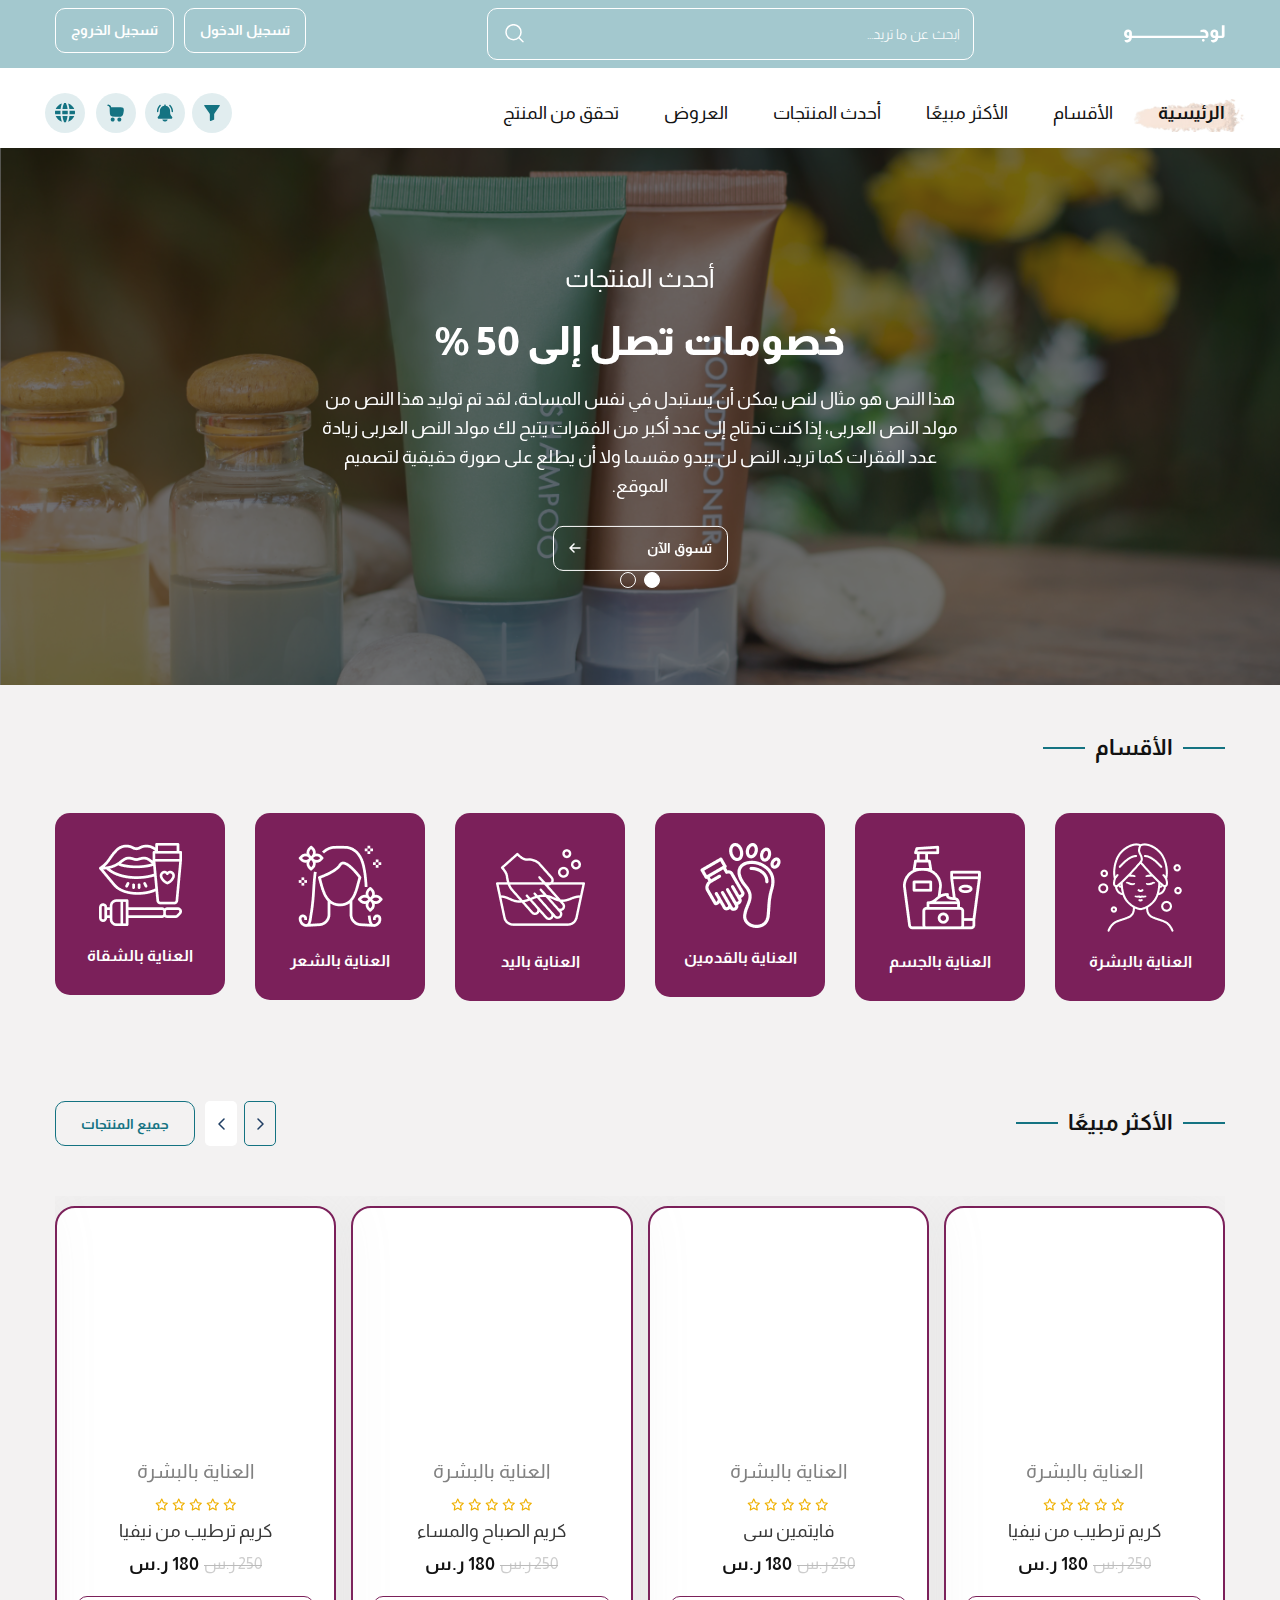
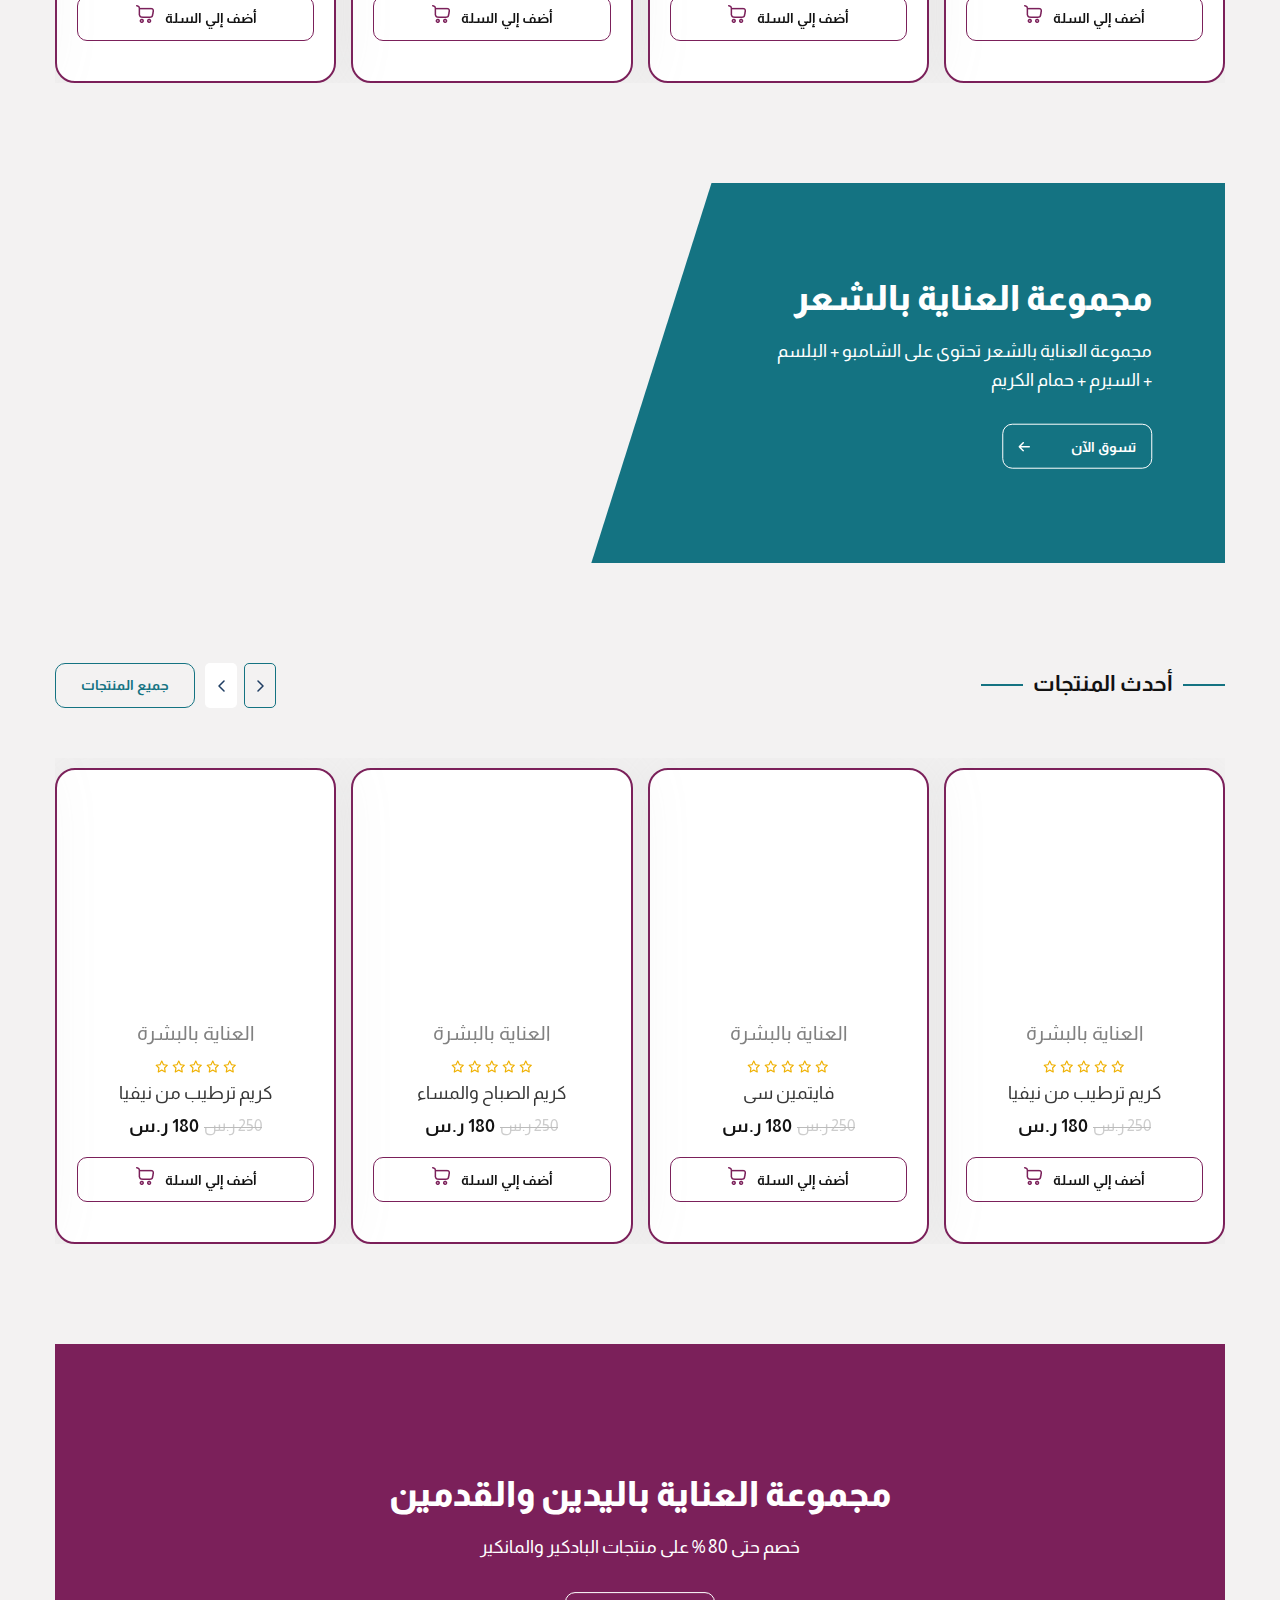
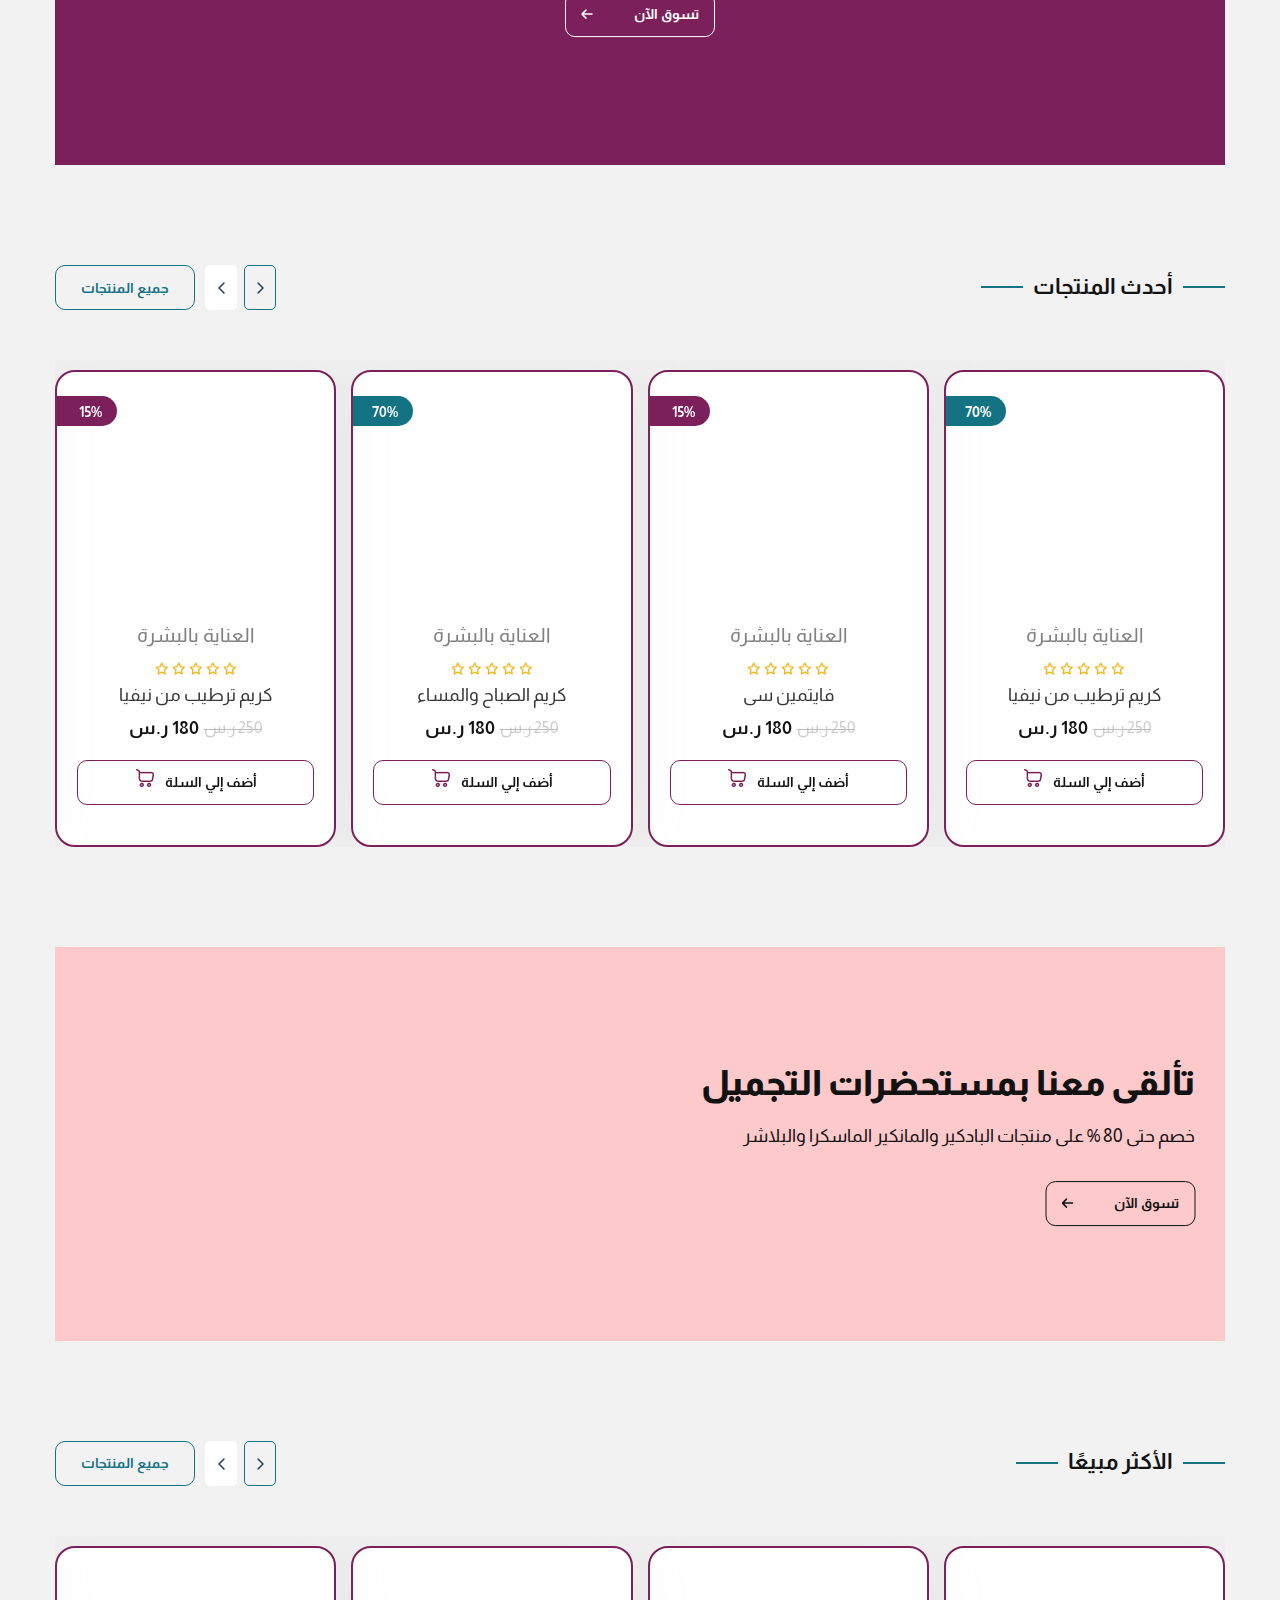
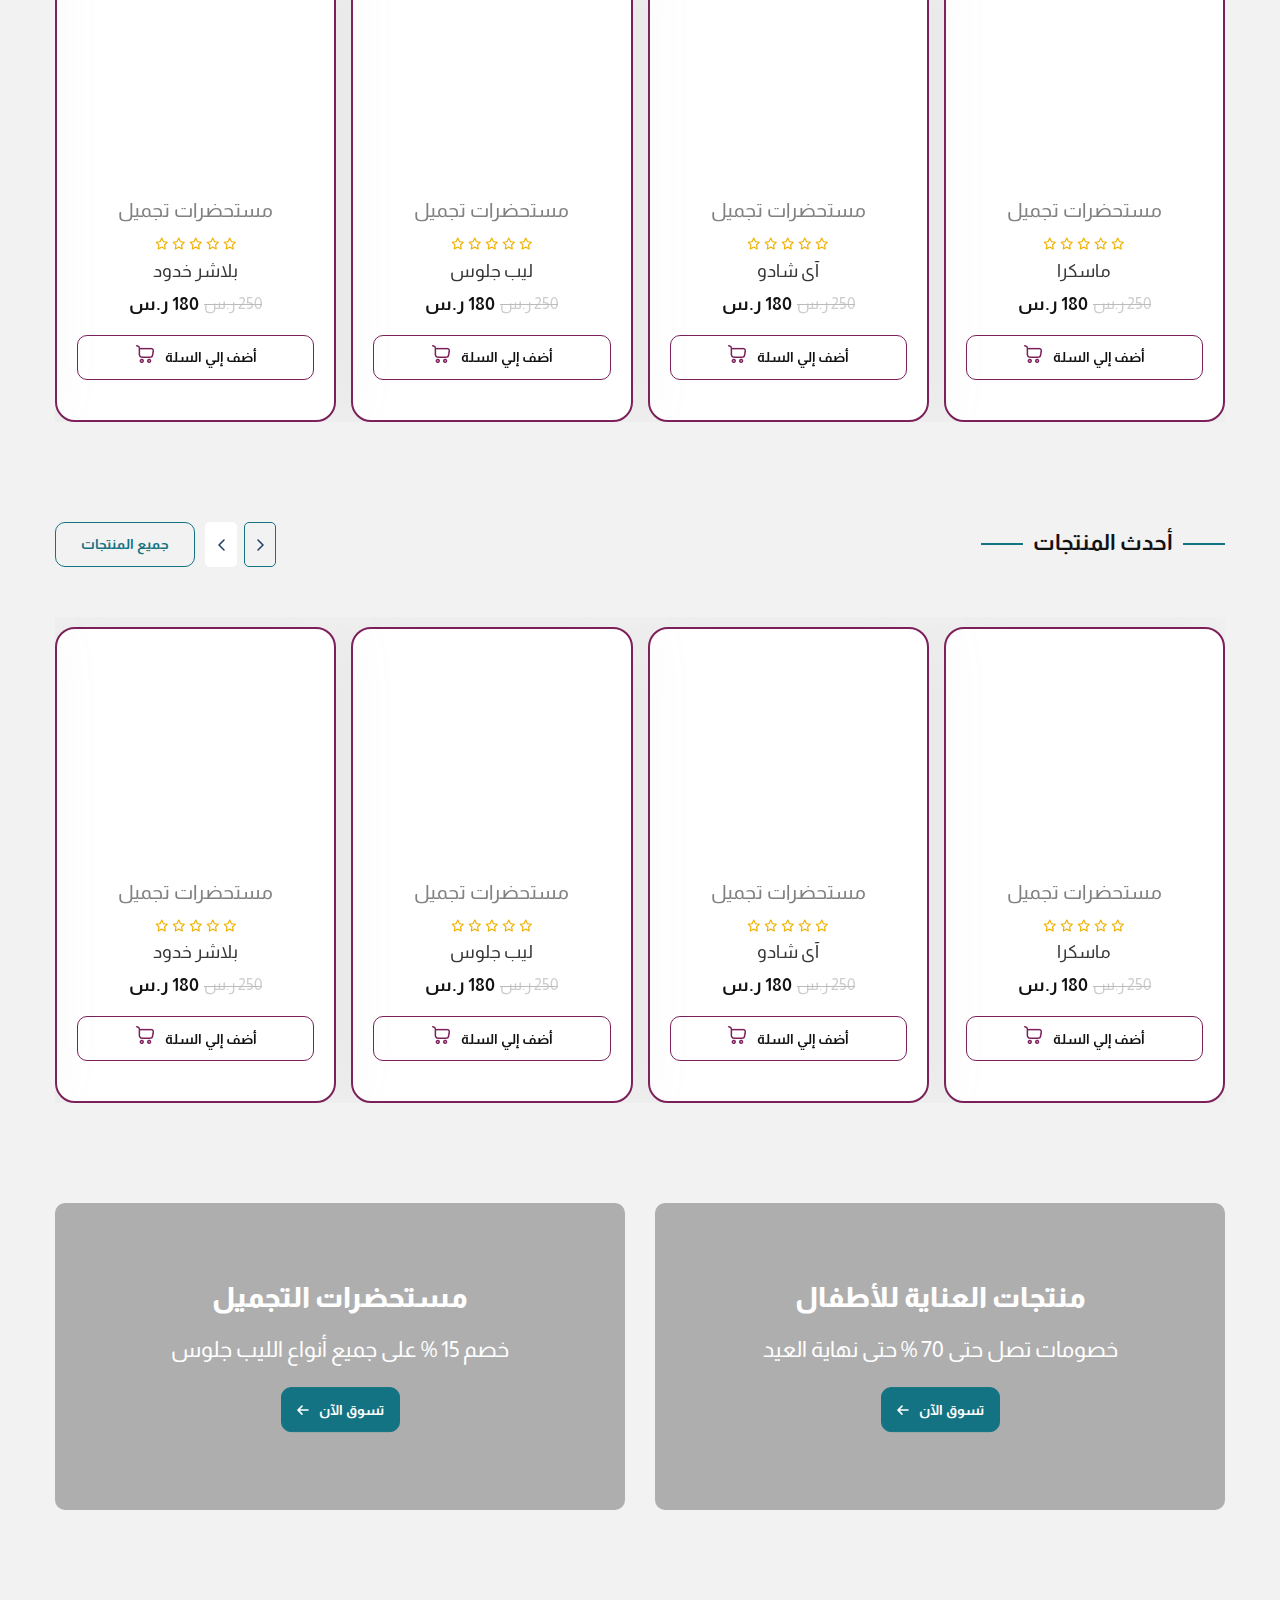
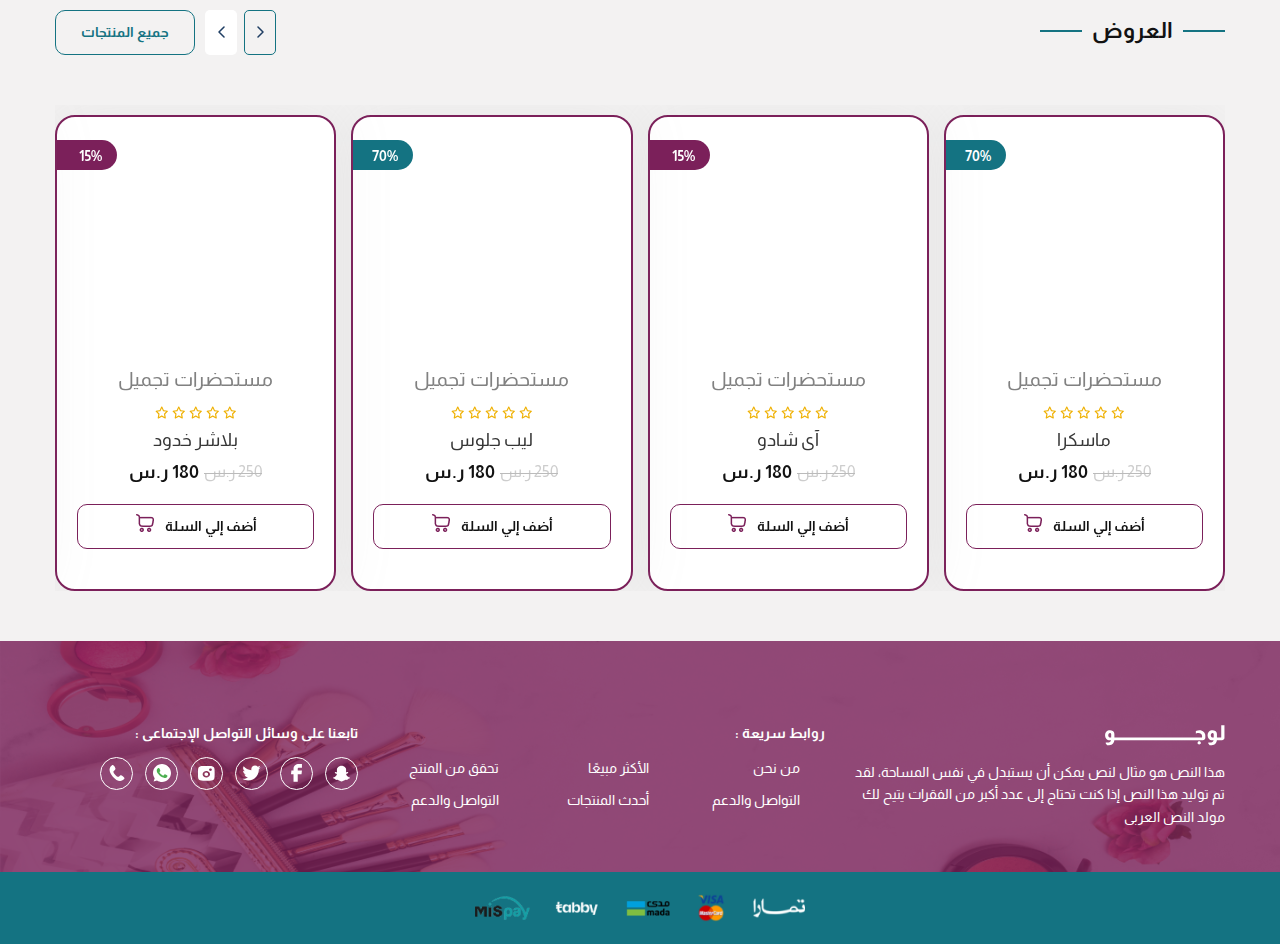
<file: index.html>
<!DOCTYPE html>
<html lang="ar" dir="rtl">

<head>
  <meta charset="utf-8" />
  <meta http-equiv="X-UA-Compatible" content="IE=edge" />
  <meta name="viewport" content="width=device-width, initial-scale=1" />

  <title>Cosmetic</title>

  <link rel="Site Icon" href="assets/images/logo.svg" />

  <!-- ############################################################# -->
  <!-- ################ Include Bootstrap Css Files ################ -->
  <!-- #########################  Ar Pages ######################### -->
  <link rel="stylesheet" href="assets/css/bootstrap-rtl.min.css" />
  <!-- #########################  En Pages ######################### -->
  <!-- <link rel="stylesheet" href="assets/css/bootstrap.min.css"> -->
  <!-- ############################################################ -->
  <link rel="stylesheet" href="assets/css/bootstrap-select.min.css" />
  <link rel="stylesheet" href="assets/css/all.min.css" />
  <link rel="stylesheet" href="assets/css/swiper.min.css" />
  <link rel="stylesheet" href="assets/css/style.css" />
</head>

<body>
  <!-- Start Header Section -->

  <header class="main_header__ flow_hidden">
    <div class="top_header">
      <div class="container">
        <div class="top_header_content__">

          <a class="header_logo__" href="index.html">
            <figure class="figure__">
              <img src="assets/images//logo.svg" alt=".." />
            </figure>
          </a>

          <div class="top_header_contet_option">
            <div class="input_search_wrapper">
              <input class="input_search" type="search" placeholder="ابحث عن ما تريد...">
            </div>

            <div class="logs">
              <a href="" class="log_in link__ main_link">تسجيل الدخول</a>
              <a href="" class="log_out link__ main_link">تسجيل الخروج</a>
            </div>

          </div>


        </div>
      </div>
    </div>

    <div class="fixed_header__ ">
      <div class="container">
        <div class="header_content__">

          <a class="header_logo__" href="index.html">
            <figure class="figure__">
              <img src="assets/images/logo.svg" alt=".." />
            </figure>
          </a>

          <nav class="nav-om" id="navbar-menu-om">
            <button class="close-button__"></button>

            <figure class="figure__ nav_logo__">
              <img src="assets/images/logo.svg" alt=".." />
            </figure>

            <ul class="nav-list-om list-unstyled">
              <li class="header_list_item__ active">
                <a href="index.html">الرئيسية</a>
              </li>
              <li class="header_list_item__">
                <a href="sections.html">الأقسام </a>
              </li>
              <li class="header_list_item__">
                <a href="more_solid.html">الأكثر مبيعًا</a>
              </li>
              <li class="header_list_item__">
                <a href="latest_products.html"> أحدث المنتجات</a>
              </li>
              <li class="header_list_item__">
                <a href="offers.html"> العروض</a>
              </li>
              <li class="header_list_item__">
                <a href="check_product.html"> تحقق من المنتج</a>
              </li>
            </ul>

            <ul class="toolbar_options__ list-unstyled  ">


              <li class="block__  dropdown__  ">
                <a class="butt__" href="#!">
                  <figure class="figure__">
                    <img class="icon__" src="assets/images/shapes/header_icons/filter.svg" alt="..." />
                  </figure>
                </a>
              </li>

              <li class="block__  dropdown__ ">
                <a class="butt__" href="#!">
                  <figure class="figure__">
                    <img class="icon__" src="assets/images/shapes/header_icons/ringing.svg" alt="..." />
                  </figure>
                </a>
              </li>

              <li class="block__  dropdown__ ">
                <a class="butt__" href="#!">
                  <figure class="figure__">
                    <img class="icon__" src="assets/images/shapes/header_icons/cart.svg" alt="..." />
                  </figure>
                </a>
              </li>

              <li class="block__ lang__ dropdown__ ">
                <a class="lang_link__ butt__" href="index_en.html">
                  <figure class="figure__">
                    <img class="icon__" src="assets/images/shapes/header_icons/global.svg" alt="..." />
                  </figure>
                </a>
              </li>
            </ul>

            <div class="input_search_wrapper small_screen">
              <input class="input_search" type="search" placeholder="ابحث عن ما تريد...">
            </div>

            <div class="logs small_screen">
              <a href="" class="log_in link__ main_link">تسجيل الدخول</a>
              <a href="" class="log_out link__ main_link">تسجيل الدخول</a>
            </div>

          </nav>

          <!-- start active menu button in small sizes  -->
          <button class="menu_button__ button__" id="menu-butt-activ-om">
            <svg aria-hidden="true" focusable="false" data-prefix="fas" data-icon="bars"
              class="svg-inline--fa fa-bars fa-w-14" role="img" xmlns="http://www.w3.org/2000/svg"
              viewBox="0 0 448 512">
              <path fill="currentColor"
                d="M16 132h416c8.837 0 16-7.163 16-16V76c0-8.837-7.163-16-16-16H16C7.163 60 0 67.163 0 76v40c0 8.837 7.163 16 16 16zm0 160h416c8.837 0 16-7.163 16-16v-40c0-8.837-7.163-16-16-16H16c-8.837 0-16 7.163-16 16v40c0 8.837 7.163 16 16 16zm0 160h416c8.837 0 16-7.163 16-16v-40c0-8.837-7.163-16-16-16H16c-8.837 0-16 7.163-16 16v40c0 8.837 7.163 16 16 16z">
              </path>
            </svg>
          </button>
          <!-- end active menu button in small sizes  -->
        </div>
      </div>
      <div class="overlay"></div>
    </div>
  </header>

  <!-- End Header Section -->

  <!-- Start Hero Section -->

  <section class="hero_sec__ ">

    <div class="swiper swiper-container ">

      <div class="swiper-wrapper ">

        <div class="swiper-slide">
          <div class="hero_wrapper">
            <figure class="hero_figure figure__ loading-omd asp-om "><img class="img-om lazy-omd"
                data-src="assets/images/hero_section/hero.png" alt=""></figure>

            <div class="hero_desc">
              <h3 class="hero_title__">أحدث المنتجات</h3>
              <h5 class="hero_sub_title__">خصومات تصل إلى 50 %</h5>

              <div class="hero_parg">
                <p>هذا النص هو مثال لنص يمكن أن يستبدل في نفس المساحة، لقد تم توليد هذا النص من
                  مولد
                  النص العربى، إذا
                  كنت تحتاج إلى عدد
                  أكبر من الفقرات يتيح لك مولد النص العربى زيادة عدد الفقرات كما تريد، النص لن يبدو مقسما ولا أن يطلع
                  على
                  صورة
                  حقيقية
                  لتصميم الموقع.</p>
              </div>


              <a href="" class="hero_link link__ main_link center"> تسوق الآن <figure class="icon__  figure__ ">
                  <img src="assets/images/shapes/arrow-left-linear.svg" alt="">
                </figure></a>
            </div>

          </div>
        </div>

        <div class="swiper-slide">
          <div class="hero_wrapper">
            <figure class="hero_figure figure__ loading-omd asp-om "><img class="img-om lazy-omd"
                data-src="assets/images/hero_section/hero.png" alt=""></figure>
            <div class="hero_desc">
              <h3 class="hero_title__">أحدث المنتجات</h3>
              <h5 class="hero_sub_title__">خصومات تصل إلى 50 %</h5>

              <div class="hero_parg">
                <p>هذا النص هو مثال لنص يمكن أن يستبدل في نفس المساحة، لقد تم توليد هذا النص من
                  مولد
                  النص العربى، إذا
                  كنت تحتاج إلى عدد
                  أكبر من الفقرات يتيح لك مولد النص العربى زيادة عدد الفقرات كما تريد، النص لن يبدو مقسما ولا أن يطلع
                  على
                  صورة
                  حقيقية
                  لتصميم الموقع.</p>
              </div>


              <a href="" class="hero_link link__ main_link center"> تسوق الآن <figure class="icon__  figure__ ">
                  <img src="assets/images/shapes/arrow-left-linear.svg" alt="">
                </figure></a>
            </div>

          </div>
        </div>


      </div>
      <div class="swiper-pagination"></div>
    </div>

  </section>

  <!-- End Hero Section -->


  <!-- Start Sections -->

  <section class="home_sections default_section__">
    <div class="container">

      <div class="section_head_wrapper flex_display justify_content_between">
        <h3 class="section_main_title__">
          الأقسام
        </h3>
      </div>


      <div class="row row_modify with_row_gap">

        <div class="col-lg-2 col-md-3 col-sm-4 col-6"><a href="" class="section_card link__">
            <figure class="icon__ "><img src="assets/images/home_sec/sec1.png" alt=""></figure>
            <h3 class="title"> العناية بالبشرة</h3>
          </a></div>

        <div class="col-lg-2 col-md-3 col-sm-4 col-6"><a href="" class="section_card link__">
            <figure class="icon__ "><img src="assets/images/home_sec/sec2.png" alt=""></figure>
            <h3 class="title"> العناية بالجسم</h3>
          </a></div>

        <div class="col-lg-2 col-md-3 col-sm-4 col-6"><a href="" class="section_card link__">
            <figure class="icon__ "><img src="assets/images/home_sec/sec3.png" alt=""></figure>
            <h3 class="title"> العناية بالقدمين</h3>
          </a></div>

        <div class="col-lg-2 col-md-3 col-sm-4 col-6"><a href="" class="section_card link__">
            <figure class="icon__ "><img src="assets/images/home_sec/sec4.png" alt=""></figure>
            <h3 class="title"> العناية باليد</h3>
          </a></div>

        <div class="col-lg-2 col-md-3 col-sm-4 col-6"><a href="" class="section_card link__">
            <figure class="icon__ "><img src="assets/images/home_sec/sec5.png" alt=""></figure>
            <h3 class="title"> العناية بالشعر</h3>
          </a></div>

        <div class="col-lg-2 col-md-3 col-sm-4 col-6"><a href="" class="section_card link__">
            <figure class="icon__ "><img src="assets/images/home_sec/sec6.png" alt=""></figure>
            <h3 class="title"> العناية بالشقاة</h3>
          </a></div>

      </div>


    </div>
  </section>

  <!-- End Sections -->


  <!-- Start Home  more solid section one -->

  <section class="more_solid_first_sec default_section__">
    <div class="container">

      <div class="section_head_wrapper flex_display justify_content_between">
        <h3 class="section_main_title__">
          الأكثر مبيعًا
        </h3>

        <div class="arrow-sec">
          <div class="swiper-button-next swiper-button-disabled"></div>
          <div class="swiper-button-prev swiper-button-disabled"></div>
          <a href="" class=" link__ main_link sec_top_link "> جميع المنتجات </a>
        </div>
      </div>

      <div class="swiper swiper-container paddingTop">
        <div class="swiper-wrapper">

          <div class="swiper-slide">
            <div class="main_card link__">
              <div class="image-wrapper">
                <figure class="figure__ loading-omd asp-om"><img class="img-om lazy-omd"
                    data-src="assets/images/products/product1.png" alt=""></figure>
              </div>

              <div class="card_desc">

                <h4 class="title">العناية بالبشرة</h4>
                <div class="rating ">
                  <i class="fa-regular fa-star  "></i>
                  <i class="fa-regular fa-star  "></i>
                  <i class="fa-regular fa-star  "></i>
                  <i class="fa-regular fa-star  "></i>
                  <i class="fa-regular fa-star  "></i>
                </div>

                <h5 class="subtitle">كريم ترطيب من نيفيا</h5>
                <div class="price-info">
                  <h3 class="old_price">250 ر.س </h3>
                  <h3 class="new_price">180 ر.س </h3>
                </div>

              </div>

              <button class="button__ main_button ">أضف إلي السلة
                <figure class="icon__"><img src="assets/images/shapes/basket.png" alt=""></figure>
              </button>

            </div>
          </div>

          <div class="swiper-slide">
            <div class="main_card link__">
              <div class="image-wrapper">
                <figure class="figure__ loading-omd asp-om"><img class="img-om lazy-omd"
                    data-src="assets/images/products/product2.png" alt=""></figure>
              </div>

              <div class="card_desc">

                <h4 class="title">العناية بالبشرة</h4>
                <div class="rating ">
                  <i class="fa-regular fa-star  "></i>
                  <i class="fa-regular fa-star  "></i>
                  <i class="fa-regular fa-star  "></i>
                  <i class="fa-regular fa-star  "></i>
                  <i class="fa-regular fa-star  "></i>
                </div>

                <h5 class="subtitle">فايتمين سى</h5>
                <div class="price-info">
                  <h3 class="old_price">250 ر.س </h3>
                  <h3 class="new_price">180 ر.س </h3>
                </div>

              </div>

              <button class="button__ main_button ">أضف إلي السلة
                <figure class="icon__"><img src="assets/images/shapes/basket.png" alt=""></figure>
              </button>

            </div>
          </div>

          <div class="swiper-slide">
            <div class="main_card link__">
              <div class="image-wrapper">
                <figure class="figure__ loading-omd asp-om"><img class="img-om lazy-omd"
                    data-src="assets/images/products/product3.png" alt=""></figure>
              </div>

              <div class="card_desc">

                <h4 class="title">العناية بالبشرة</h4>
                <div class="rating ">
                  <i class="fa-regular fa-star  "></i>
                  <i class="fa-regular fa-star  "></i>
                  <i class="fa-regular fa-star  "></i>
                  <i class="fa-regular fa-star  "></i>
                  <i class="fa-regular fa-star  "></i>
                </div>

                <h5 class="subtitle">كريم الصباح والمساء</h5>
                <div class="price-info">
                  <h3 class="old_price">250 ر.س </h3>
                  <h3 class="new_price">180 ر.س </h3>
                </div>

              </div>

              <button class="button__ main_button ">أضف إلي السلة
                <figure class="icon__"><img src="assets/images/shapes/basket.png" alt=""></figure>
              </button>

            </div>
          </div>

          <div class="swiper-slide">
            <div class="main_card link__">
              <div class="image-wrapper">
                <figure class="figure__ loading-omd asp-om"><img class="img-om lazy-omd"
                    data-src="assets/images/products/product4.png" alt=""></figure>
              </div>

              <div class="card_desc">

                <h4 class="title">العناية بالبشرة</h4>
                <div class="rating ">
                  <i class="fa-regular fa-star  "></i>
                  <i class="fa-regular fa-star  "></i>
                  <i class="fa-regular fa-star  "></i>
                  <i class="fa-regular fa-star  "></i>
                  <i class="fa-regular fa-star  "></i>
                </div>

                <h5 class="subtitle">كريم ترطيب من نيفيا</h5>
                <div class="price-info">
                  <h3 class="old_price">250 ر.س </h3>
                  <h3 class="new_price">180 ر.س </h3>
                </div>

              </div>

              <button class="button__ main_button ">أضف إلي السلة
                <figure class="icon__"><img src="assets/images/shapes/basket.png" alt=""></figure>
              </button>

            </div>
          </div>

          <div class="swiper-slide">
            <div class="main_card link__">
              <div class="image-wrapper">
                <figure class="figure__ loading-omd asp-om"><img class="img-om lazy-omd"
                    data-src="assets/images/products/product4.png" alt=""></figure>
              </div>

              <div class="card_desc">

                <h4 class="title">العناية بالبشرة</h4>
                <div class="rating ">
                  <i class="fa-regular fa-star  "></i>
                  <i class="fa-regular fa-star  "></i>
                  <i class="fa-regular fa-star  "></i>
                  <i class="fa-regular fa-star  "></i>
                  <i class="fa-regular fa-star  "></i>
                </div>

                <h5 class="subtitle">كريم ترطيب من نيفيا</h5>
                <div class="price-info">
                  <h3 class="old_price">250 ر.س </h3>
                  <h3 class="new_price">180 ر.س </h3>
                </div>

              </div>

              <button class="button__ main_button ">أضف إلي السلة
                <figure class="icon__"><img src="assets/images/shapes/basket.png" alt=""></figure>
              </button>

            </div>
          </div>

          <div class="swiper-slide">
            <div class="main_card link__">
              <div class="image-wrapper">
                <figure class="figure__ loading-omd asp-om"><img class="img-om lazy-omd"
                    data-src="assets/images/products/product4.png" alt=""></figure>
              </div>

              <div class="card_desc">

                <h4 class="title">العناية بالبشرة</h4>
                <div class="rating ">
                  <i class="fa-regular fa-star  "></i>
                  <i class="fa-regular fa-star  "></i>
                  <i class="fa-regular fa-star  "></i>
                  <i class="fa-regular fa-star  "></i>
                  <i class="fa-regular fa-star  "></i>
                </div>

                <h5 class="subtitle">كريم ترطيب من نيفيا</h5>
                <div class="price-info">
                  <h3 class="old_price">250 ر.س </h3>
                  <h3 class="new_price">180 ر.س </h3>
                </div>

              </div>

              <button class="button__ main_button ">أضف إلي السلة
                <figure class="icon__"><img src="assets/images/shapes/basket.png" alt=""></figure>
              </button>

            </div>
          </div>

        </div>
      </div>

    </div>
  </section>

  <!-- End Home  more solid section one-->


  <!-- Start Group Hair Care -->

  <section class="group_hair_care default_section__">
    <div class="container">

      <div class="group_hair_care_wrapper">

        <div class="group_hair_care_desc_wrapper">

          <div class="group_block_desc padding_start">
            <h2 class="title">مجموعة العناية بالشعر</h2>
            <p class="parg">مجموعة العناية بالشعر تحتوى على الشامبو +
              البلسم + السيرم + حمام الكريم</p>

            <a href="" class="block_care_link link__ main_link "> تسوق الآن <figure class="icon__  figure__ ">
                <img src="assets/images/shapes/arrow-left-linear.svg" alt="">
              </figure></a>
          </div>

        </div>

        <div class="image-wrapper">
          <figure class="haire_care_figure figure__ loading-omd asp-om"><img class="img-om lazy-omd"
              data-src="assets/images/g_hair_care.png" alt=""></figure>
        </div>

      </div>

    </div>
  </section>

  <!-- End Group Hair Care -->


  <!-- Start Home latest poducts section one -->

  <section class="latest_products_first_sec default_section__">
    <div class="container">

      <div class="section_head_wrapper flex_display justify_content_between">
        <h3 class="section_main_title__">
          أحدث المنتجات
        </h3>

        <div class="arrow-sec">
          <div class="swiper-button-next swiper-button-disabled"></div>
          <div class="swiper-button-prev swiper-button-disabled"></div>
          <a href="" class=" link__ main_link sec_top_link "> جميع المنتجات </a>
        </div>
      </div>

      <div class="swiper swiper-container paddingTop">
        <div class="swiper-wrapper">

          <div class="swiper-slide">
            <div class="main_card link__">
              <div class="image-wrapper">
                <figure class="figure__ loading-omd asp-om"><img class="img-om lazy-omd"
                    data-src="assets/images/products/product1.png" alt=""></figure>
              </div>

              <div class="card_desc">

                <h4 class="title">العناية بالبشرة</h4>
                <div class="rating ">
                  <i class="fa-regular fa-star  "></i>
                  <i class="fa-regular fa-star  "></i>
                  <i class="fa-regular fa-star  "></i>
                  <i class="fa-regular fa-star  "></i>
                  <i class="fa-regular fa-star  "></i>
                </div>

                <h5 class="subtitle">كريم ترطيب من نيفيا</h5>
                <div class="price-info">
                  <h3 class="old_price">250 ر.س </h3>
                  <h3 class="new_price">180 ر.س </h3>
                </div>

              </div>

              <button class="button__ main_button ">أضف إلي السلة
                <figure class="icon__"><img src="assets/images/shapes/basket.png" alt=""></figure>
              </button>

            </div>
          </div>

          <div class="swiper-slide">
            <div class="main_card link__">
              <div class="image-wrapper">
                <figure class="figure__ loading-omd asp-om"><img class="img-om lazy-omd"
                    data-src="assets/images/products/product2.png" alt=""></figure>
              </div>

              <div class="card_desc">

                <h4 class="title">العناية بالبشرة</h4>
                <div class="rating ">
                  <i class="fa-regular fa-star  "></i>
                  <i class="fa-regular fa-star  "></i>
                  <i class="fa-regular fa-star  "></i>
                  <i class="fa-regular fa-star  "></i>
                  <i class="fa-regular fa-star  "></i>
                </div>

                <h5 class="subtitle">فايتمين سى</h5>
                <div class="price-info">
                  <h3 class="old_price">250 ر.س </h3>
                  <h3 class="new_price">180 ر.س </h3>
                </div>

              </div>

              <button class="button__ main_button ">أضف إلي السلة
                <figure class="icon__"><img src="assets/images/shapes/basket.png" alt=""></figure>
              </button>

            </div>
          </div>

          <div class="swiper-slide">
            <div class="main_card link__">
              <div class="image-wrapper">
                <figure class="figure__ loading-omd asp-om"><img class="img-om lazy-omd"
                    data-src="assets/images/products/product3.png" alt=""></figure>
              </div>

              <div class="card_desc">

                <h4 class="title">العناية بالبشرة</h4>
                <div class="rating ">
                  <i class="fa-regular fa-star  "></i>
                  <i class="fa-regular fa-star  "></i>
                  <i class="fa-regular fa-star  "></i>
                  <i class="fa-regular fa-star  "></i>
                  <i class="fa-regular fa-star  "></i>
                </div>

                <h5 class="subtitle">كريم الصباح والمساء</h5>
                <div class="price-info">
                  <h3 class="old_price">250 ر.س </h3>
                  <h3 class="new_price">180 ر.س </h3>
                </div>

              </div>

              <button class="button__ main_button ">أضف إلي السلة
                <figure class="icon__"><img src="assets/images/shapes/basket.png" alt=""></figure>
              </button>

            </div>
          </div>

          <div class="swiper-slide">
            <div class="main_card link__">
              <div class="image-wrapper">
                <figure class="figure__ loading-omd asp-om"><img class="img-om lazy-omd"
                    data-src="assets/images/products/product4.png" alt=""></figure>
              </div>

              <div class="card_desc">

                <h4 class="title">العناية بالبشرة</h4>
                <div class="rating ">
                  <i class="fa-regular fa-star  "></i>
                  <i class="fa-regular fa-star  "></i>
                  <i class="fa-regular fa-star  "></i>
                  <i class="fa-regular fa-star  "></i>
                  <i class="fa-regular fa-star  "></i>
                </div>

                <h5 class="subtitle">كريم ترطيب من نيفيا</h5>
                <div class="price-info">
                  <h3 class="old_price">250 ر.س </h3>
                  <h3 class="new_price">180 ر.س </h3>
                </div>

              </div>

              <button class="button__ main_button ">أضف إلي السلة
                <figure class="icon__"><img src="assets/images/shapes/basket.png" alt=""></figure>
              </button>

            </div>
          </div>

          <div class="swiper-slide">
            <div class="main_card link__">
              <div class="image-wrapper">
                <figure class="figure__ loading-omd asp-om"><img class="img-om lazy-omd"
                    data-src="assets/images/products/product4.png" alt=""></figure>
              </div>

              <div class="card_desc">

                <h4 class="title">العناية بالبشرة</h4>
                <div class="rating ">
                  <i class="fa-regular fa-star  "></i>
                  <i class="fa-regular fa-star  "></i>
                  <i class="fa-regular fa-star  "></i>
                  <i class="fa-regular fa-star  "></i>
                  <i class="fa-regular fa-star  "></i>
                </div>

                <h5 class="subtitle">كريم ترطيب من نيفيا</h5>
                <div class="price-info">
                  <h3 class="old_price">250 ر.س </h3>
                  <h3 class="new_price">180 ر.س </h3>
                </div>

              </div>

              <button class="button__ main_button ">أضف إلي السلة
                <figure class="icon__"><img src="assets/images/shapes/basket.png" alt=""></figure>
              </button>

            </div>
          </div>

          <div class="swiper-slide">
            <div class="main_card link__">
              <div class="image-wrapper">
                <figure class="figure__ loading-omd asp-om"><img class="img-om lazy-omd"
                    data-src="assets/images/products/product4.png" alt=""></figure>
              </div>

              <div class="card_desc">

                <h4 class="title">العناية بالبشرة</h4>
                <div class="rating ">
                  <i class="fa-regular fa-star  "></i>
                  <i class="fa-regular fa-star  "></i>
                  <i class="fa-regular fa-star  "></i>
                  <i class="fa-regular fa-star  "></i>
                  <i class="fa-regular fa-star  "></i>
                </div>

                <h5 class="subtitle">كريم ترطيب من نيفيا</h5>
                <div class="price-info">
                  <h3 class="old_price">250 ر.س </h3>
                  <h3 class="new_price">180 ر.س </h3>
                </div>

              </div>

              <button class="button__ main_button ">أضف إلي السلة
                <figure class="icon__"><img src="assets/images/shapes/basket.png" alt=""></figure>
              </button>

            </div>
          </div>

        </div>
      </div>

    </div>
  </section>

  <!-- End Home latest poducts section one-->



  <!-- Start Group Hands and legs Care -->

  <section class="group_hands_legs_care default_section__">
    <div class="container">

      <div class="group_hands_legs_care_wrapper">

        <div class="image-wrapper">
          <figure class="legs_figure figure__ loading-omd asp-om"><img class="img-om lazy-omd"
              data-src="assets/images/g_leg_R.png" alt=""></figure>
        </div>


        <div class="group_legs_care_desc_wrapper">

          <div class="group_block_desc text_center">
            <h2 class="title">مجموعة العناية باليدين والقدمين</h2>
            <p class="parg">خصم حتى 80 % على منتجات البادكير والمانكير</p>

            <a href="" class="block_care_link link__ main_link center"> تسوق الآن <figure class="icon__  figure__ ">
                <img src="assets/images/shapes/arrow-left-linear.svg" alt="">
              </figure></a>
          </div>

        </div>

        <div class="image-wrapper">
          <figure class="legs_figure figure__ loading-omd asp-om"><img class="img-om lazy-omd"
              data-src="assets/images/g_leg_L.png" alt=""></figure>
        </div>

      </div>

    </div>
  </section>

  <!-- Start Group Hands and legs Care -->



  <!-- Start Home Offers section one -->

  <section class="offers_first_sec default_section__">
    <div class="container">

      <div class="section_head_wrapper flex_display justify_content_between">
        <h3 class="section_main_title__">
          أحدث المنتجات
        </h3>

        <div class="arrow-sec">
          <div class="swiper-button-next swiper-button-disabled"></div>
          <div class="swiper-button-prev swiper-button-disabled"></div>
          <a href="" class=" link__ main_link sec_top_link "> جميع المنتجات </a>
        </div>
      </div>

      <div class="swiper swiper-container paddingTop">
        <div class="swiper-wrapper">

          <div class="swiper-slide">
            <div class="main_card link__  ">

              <span class="offer_number">70%</span>
              <div class="image-wrapper">
                <figure class="figure__ loading-omd asp-om"><img class="img-om lazy-omd"
                    data-src="assets/images/products/product1.png" alt=""></figure>
              </div>

              <div class="card_desc">

                <h4 class="title">العناية بالبشرة</h4>
                <div class="rating ">
                  <i class="fa-regular fa-star  "></i>
                  <i class="fa-regular fa-star  "></i>
                  <i class="fa-regular fa-star  "></i>
                  <i class="fa-regular fa-star  "></i>
                  <i class="fa-regular fa-star  "></i>
                </div>

                <h5 class="subtitle">كريم ترطيب من نيفيا</h5>
                <div class="price-info">
                  <h3 class="old_price">250 ر.س </h3>
                  <h3 class="new_price">180 ر.س </h3>
                </div>

              </div>

              <button class="button__ main_button ">أضف إلي السلة
                <figure class="icon__"><img src="assets/images/shapes/basket.png" alt=""></figure>
              </button>

            </div>
          </div>

          <div class="swiper-slide">
            <div class="main_card link__  ">
              <span class="offer_number">15%</span>
              <div class="image-wrapper">
                <figure class="figure__ loading-omd asp-om"><img class="img-om lazy-omd"
                    data-src="assets/images/products/product2.png" alt=""></figure>
              </div>

              <div class="card_desc">

                <h4 class="title">العناية بالبشرة</h4>
                <div class="rating ">
                  <i class="fa-regular fa-star  "></i>
                  <i class="fa-regular fa-star  "></i>
                  <i class="fa-regular fa-star  "></i>
                  <i class="fa-regular fa-star  "></i>
                  <i class="fa-regular fa-star  "></i>
                </div>

                <h5 class="subtitle">فايتمين سى</h5>
                <div class="price-info">
                  <h3 class="old_price">250 ر.س </h3>
                  <h3 class="new_price">180 ر.س </h3>
                </div>

              </div>

              <button class="button__ main_button ">أضف إلي السلة
                <figure class="icon__"><img src="assets/images/shapes/basket.png" alt=""></figure>
              </button>

            </div>
          </div>

          <div class="swiper-slide">
            <div class="main_card link__   ">
              <span class="offer_number">70%</span>
              <div class="image-wrapper">
                <figure class="figure__ loading-omd asp-om"><img class="img-om lazy-omd"
                    data-src="assets/images/products/product3.png" alt=""></figure>
              </div>

              <div class="card_desc">

                <h4 class="title">العناية بالبشرة</h4>
                <div class="rating ">
                  <i class="fa-regular fa-star  "></i>
                  <i class="fa-regular fa-star  "></i>
                  <i class="fa-regular fa-star  "></i>
                  <i class="fa-regular fa-star  "></i>
                  <i class="fa-regular fa-star  "></i>
                </div>

                <h5 class="subtitle">كريم الصباح والمساء</h5>
                <div class="price-info">
                  <h3 class="old_price">250 ر.س </h3>
                  <h3 class="new_price">180 ر.س </h3>
                </div>

              </div>

              <button class="button__ main_button ">أضف إلي السلة
                <figure class="icon__"><img src="assets/images/shapes/basket.png" alt=""></figure>
              </button>

            </div>
          </div>

          <div class="swiper-slide">
            <div class="main_card link__  ">
              <span class="offer_number">15%</span>
              <div class="image-wrapper">
                <figure class="figure__ loading-omd asp-om"><img class="img-om lazy-omd"
                    data-src="assets/images/products/product4.png" alt=""></figure>
              </div>

              <div class="card_desc">

                <h4 class="title">العناية بالبشرة</h4>
                <div class="rating ">
                  <i class="fa-regular fa-star  "></i>
                  <i class="fa-regular fa-star  "></i>
                  <i class="fa-regular fa-star  "></i>
                  <i class="fa-regular fa-star  "></i>
                  <i class="fa-regular fa-star  "></i>
                </div>

                <h5 class="subtitle">كريم ترطيب من نيفيا</h5>
                <div class="price-info">
                  <h3 class="old_price">250 ر.س </h3>
                  <h3 class="new_price">180 ر.س </h3>
                </div>

              </div>

              <button class="button__ main_button ">أضف إلي السلة
                <figure class="icon__"><img src="assets/images/shapes/basket.png" alt=""></figure>
              </button>

            </div>
          </div>

          <div class="swiper-slide">
            <div class="main_card link__  ">
              <span class="offer_number">70%</span>
              <div class="image-wrapper">
                <figure class="figure__ loading-omd asp-om"><img class="img-om lazy-omd"
                    data-src="assets/images/products/product4.png" alt=""></figure>
              </div>

              <div class="card_desc">

                <h4 class="title">العناية بالبشرة</h4>
                <div class="rating ">
                  <i class="fa-regular fa-star  "></i>
                  <i class="fa-regular fa-star  "></i>
                  <i class="fa-regular fa-star  "></i>
                  <i class="fa-regular fa-star  "></i>
                  <i class="fa-regular fa-star  "></i>
                </div>

                <h5 class="subtitle">كريم ترطيب من نيفيا</h5>
                <div class="price-info">
                  <h3 class="old_price">250 ر.س </h3>
                  <h3 class="new_price">180 ر.س </h3>
                </div>

              </div>

              <button class="button__ main_button ">أضف إلي السلة
                <figure class="icon__"><img src="assets/images/shapes/basket.png" alt=""></figure>
              </button>

            </div>
          </div>

          <div class="swiper-slide">
            <div class="main_card link__  ">
              <span class="offer_number">70%</span>
              <div class="image-wrapper">
                <figure class="figure__ loading-omd asp-om"><img class="img-om lazy-omd"
                    data-src="assets/images/products/product4.png" alt=""></figure>
              </div>

              <div class="card_desc">

                <h4 class="title">العناية بالبشرة</h4>
                <div class="rating ">
                  <i class="fa-regular fa-star  "></i>
                  <i class="fa-regular fa-star  "></i>
                  <i class="fa-regular fa-star  "></i>
                  <i class="fa-regular fa-star  "></i>
                  <i class="fa-regular fa-star  "></i>
                </div>

                <h5 class="subtitle">كريم ترطيب من نيفيا</h5>
                <div class="price-info">
                  <h3 class="old_price">250 ر.س </h3>
                  <h3 class="new_price">180 ر.س </h3>
                </div>

              </div>

              <button class="button__ main_button ">أضف إلي السلة
                <figure class="icon__"><img src="assets/images/shapes/basket.png" alt=""></figure>
              </button>

            </div>
          </div>

        </div>
      </div>

    </div>
  </section>

  <!-- End Home Offer poducts section one-->


  <!-- Start Shine With Cosmetic -->

  <section class="shine_with_cosmetic default_section__">
    <div class="container">

      <div class="shine_with_cosmetic_wrapper">

        <div class="shine_with_cosmetic_desc_wrapper">

          <div class="group_block_desc black_color">
            <h2 class="title">تألقى معنا بمستحضرات التجميل</h2>
            <p class="parg">خصم حتى 80 % على منتجات البادكير والمانكير الماسكرا والبلاشر</p>

            <a href="" class="block_care_link link__ main_link black_color"> تسوق الآن <figure
                class="icon__  figure__ ">
                <img src="assets/images/shapes/arrow-left-linear.svg" alt="">
              </figure></a>
          </div>

        </div>

        <div class="image-wrapper">
          <figure class="shine_figure figure__ loading-omd asp-om"><img class="img-om lazy-omd"
              data-src="assets/images/shining.png" alt=""></figure>
        </div>

      </div>

    </div>
  </section>

  <!-- End Shine With Cosmetic -->


  <!-- Start Home  more solid section Two -->

  <section class="more_solid_second_sec default_section__">
    <div class="container">

      <div class="section_head_wrapper flex_display justify_content_between">
        <h3 class="section_main_title__">
          الأكثر مبيعًا
        </h3>

        <div class="arrow-sec">
          <div class="swiper-button-next swiper-button-disabled"></div>
          <div class="swiper-button-prev swiper-button-disabled"></div>
          <a href="" class=" link__ main_link sec_top_link "> جميع المنتجات </a>
        </div>
      </div>

      <div class="swiper swiper-container paddingTop">
        <div class="swiper-wrapper">

          <div class="swiper-slide">
            <div class="main_card link__">
              <div class="image-wrapper">
                <figure class="figure__ loading-omd asp-om"><img class="img-om lazy-omd"
                    data-src="assets/images/more_solid/solid1.png" alt=""></figure>
              </div>

              <div class="card_desc">

                <h4 class="title"> مستحضرات تجميل</h4>
                <div class="rating ">
                  <i class="fa-regular fa-star  "></i>
                  <i class="fa-regular fa-star  "></i>
                  <i class="fa-regular fa-star  "></i>
                  <i class="fa-regular fa-star  "></i>
                  <i class="fa-regular fa-star  "></i>
                </div>

                <h5 class="subtitle">ماسكرا</h5>
                <div class="price-info">
                  <h3 class="old_price">250 ر.س </h3>
                  <h3 class="new_price">180 ر.س </h3>
                </div>

              </div>

              <button class="button__ main_button ">أضف إلي السلة
                <figure class="icon__"><img src="assets/images/shapes/basket.png" alt=""></figure>
              </button>

            </div>
          </div>

          <div class="swiper-slide">
            <div class="main_card link__">
              <div class="image-wrapper">
                <figure class="figure__ loading-omd asp-om"><img class="img-om lazy-omd"
                    data-src="assets/images/more_solid/solid2.png" alt=""></figure>
              </div>

              <div class="card_desc">

                <h4 class="title"> مستحضرات تجميل</h4>
                <div class="rating ">
                  <i class="fa-regular fa-star  "></i>
                  <i class="fa-regular fa-star  "></i>
                  <i class="fa-regular fa-star  "></i>
                  <i class="fa-regular fa-star  "></i>
                  <i class="fa-regular fa-star  "></i>
                </div>

                <h5 class="subtitle">آى شادو</h5>
                <div class="price-info">
                  <h3 class="old_price">250 ر.س </h3>
                  <h3 class="new_price">180 ر.س </h3>
                </div>

              </div>

              <button class="button__ main_button ">أضف إلي السلة
                <figure class="icon__"><img src="assets/images/shapes/basket.png" alt=""></figure>
              </button>

            </div>
          </div>

          <div class="swiper-slide">
            <div class="main_card link__">
              <div class="image-wrapper">
                <figure class="figure__ loading-omd asp-om"><img class="img-om lazy-omd"
                    data-src="assets/images/more_solid/solid3.png" alt=""></figure>
              </div>

              <div class="card_desc">

                <h4 class="title"> مستحضرات تجميل</h4>
                <div class="rating ">
                  <i class="fa-regular fa-star  "></i>
                  <i class="fa-regular fa-star  "></i>
                  <i class="fa-regular fa-star  "></i>
                  <i class="fa-regular fa-star  "></i>
                  <i class="fa-regular fa-star  "></i>
                </div>

                <h5 class="subtitle">ليب جلوس</h5>
                <div class="price-info">
                  <h3 class="old_price">250 ر.س </h3>
                  <h3 class="new_price">180 ر.س </h3>
                </div>

              </div>

              <button class="button__ main_button ">أضف إلي السلة
                <figure class="icon__"><img src="assets/images/shapes/basket.png" alt=""></figure>
              </button>

            </div>
          </div>

          <div class="swiper-slide">
            <div class="main_card link__">
              <div class="image-wrapper">
                <figure class="figure__ loading-omd asp-om"><img class="img-om lazy-omd"
                    data-src="assets/images/more_solid/solid4.png" alt=""></figure>
              </div>

              <div class="card_desc">

                <h4 class="title"> مستحضرات تجميل</h4>
                <div class="rating ">
                  <i class="fa-regular fa-star  "></i>
                  <i class="fa-regular fa-star  "></i>
                  <i class="fa-regular fa-star  "></i>
                  <i class="fa-regular fa-star  "></i>
                  <i class="fa-regular fa-star  "></i>
                </div>

                <h5 class="subtitle">بلاشر خدود</h5>
                <div class="price-info">
                  <h3 class="old_price">250 ر.س </h3>
                  <h3 class="new_price">180 ر.س </h3>
                </div>

              </div>

              <button class="button__ main_button ">أضف إلي السلة
                <figure class="icon__"><img src="assets/images/shapes/basket.png" alt=""></figure>
              </button>

            </div>
          </div>

          <div class="swiper-slide">
            <div class="main_card link__">
              <div class="image-wrapper">
                <figure class="figure__ loading-omd asp-om"><img class="img-om lazy-omd"
                    data-src="assets/images/more_solid/solid3.png" alt=""></figure>
              </div>

              <div class="card_desc">

                <h4 class="title"> مستحضرات تجميل</h4>
                <div class="rating ">
                  <i class="fa-regular fa-star  "></i>
                  <i class="fa-regular fa-star  "></i>
                  <i class="fa-regular fa-star  "></i>
                  <i class="fa-regular fa-star  "></i>
                  <i class="fa-regular fa-star  "></i>
                </div>

                <h5 class="subtitle">ليب جلوس</h5>
                <div class="price-info">
                  <h3 class="old_price">250 ر.س </h3>
                  <h3 class="new_price">180 ر.س </h3>
                </div>

              </div>

              <button class="button__ main_button ">أضف إلي السلة
                <figure class="icon__"><img src="assets/images/shapes/basket.png" alt=""></figure>
              </button>

            </div>
          </div>

          <div class="swiper-slide">
            <div class="main_card link__">
              <div class="image-wrapper">
                <figure class="figure__ loading-omd asp-om"><img class="img-om lazy-omd"
                    data-src="assets/images/more_solid/solid4.png" alt=""></figure>
              </div>

              <div class="card_desc">

                <h4 class="title"> مستحضرات تجميل</h4>
                <div class="rating ">
                  <i class="fa-regular fa-star  "></i>
                  <i class="fa-regular fa-star  "></i>
                  <i class="fa-regular fa-star  "></i>
                  <i class="fa-regular fa-star  "></i>
                  <i class="fa-regular fa-star  "></i>
                </div>

                <h5 class="subtitle">بلاشر خدود</h5>
                <div class="price-info">
                  <h3 class="old_price">250 ر.س </h3>
                  <h3 class="new_price">180 ر.س </h3>
                </div>

              </div>

              <button class="button__ main_button ">أضف إلي السلة
                <figure class="icon__"><img src="assets/images/shapes/basket.png" alt=""></figure>
              </button>

            </div>
          </div>

        </div>
      </div>

    </div>
  </section>

  <!-- End Home  more solid section Two-->


  <!-- Start Home latest poducts section Two -->

  <section class="latest_products_second_sec default_section__">
    <div class="container">

      <div class="section_head_wrapper flex_display justify_content_between">
        <h3 class="section_main_title__">
          أحدث المنتجات
        </h3>

        <div class="arrow-sec">
          <div class="swiper-button-next swiper-button-disabled"></div>
          <div class="swiper-button-prev swiper-button-disabled"></div>
          <a href="" class=" link__ main_link sec_top_link "> جميع المنتجات </a>
        </div>
      </div>

      <div class="swiper swiper-container paddingTop">
        <div class="swiper-wrapper">

          <div class="swiper-slide">
            <div class="main_card link__">
              <div class="image-wrapper">
                <figure class="figure__ loading-omd asp-om"><img class="img-om lazy-omd"
                    data-src="assets/images/more_solid/solid1.png" alt=""></figure>
              </div>

              <div class="card_desc">

                <h4 class="title"> مستحضرات تجميل</h4>
                <div class="rating ">
                  <i class="fa-regular fa-star  "></i>
                  <i class="fa-regular fa-star  "></i>
                  <i class="fa-regular fa-star  "></i>
                  <i class="fa-regular fa-star  "></i>
                  <i class="fa-regular fa-star  "></i>
                </div>

                <h5 class="subtitle">ماسكرا</h5>
                <div class="price-info">
                  <h3 class="old_price">250 ر.س </h3>
                  <h3 class="new_price">180 ر.س </h3>
                </div>

              </div>

              <button class="button__ main_button ">أضف إلي السلة
                <figure class="icon__"><img src="assets/images/shapes/basket.png" alt=""></figure>
              </button>

            </div>
          </div>

          <div class="swiper-slide">
            <div class="main_card link__">
              <div class="image-wrapper">
                <figure class="figure__ loading-omd asp-om"><img class="img-om lazy-omd"
                    data-src="assets/images/more_solid/solid2.png" alt=""></figure>
              </div>

              <div class="card_desc">

                <h4 class="title"> مستحضرات تجميل</h4>
                <div class="rating ">
                  <i class="fa-regular fa-star  "></i>
                  <i class="fa-regular fa-star  "></i>
                  <i class="fa-regular fa-star  "></i>
                  <i class="fa-regular fa-star  "></i>
                  <i class="fa-regular fa-star  "></i>
                </div>

                <h5 class="subtitle">آى شادو</h5>
                <div class="price-info">
                  <h3 class="old_price">250 ر.س </h3>
                  <h3 class="new_price">180 ر.س </h3>
                </div>

              </div>

              <button class="button__ main_button ">أضف إلي السلة
                <figure class="icon__"><img src="assets/images/shapes/basket.png" alt=""></figure>
              </button>

            </div>
          </div>

          <div class="swiper-slide">
            <div class="main_card link__">
              <div class="image-wrapper">
                <figure class="figure__ loading-omd asp-om"><img class="img-om lazy-omd"
                    data-src="assets/images/more_solid/solid3.png" alt=""></figure>
              </div>

              <div class="card_desc">

                <h4 class="title"> مستحضرات تجميل</h4>
                <div class="rating ">
                  <i class="fa-regular fa-star  "></i>
                  <i class="fa-regular fa-star  "></i>
                  <i class="fa-regular fa-star  "></i>
                  <i class="fa-regular fa-star  "></i>
                  <i class="fa-regular fa-star  "></i>
                </div>

                <h5 class="subtitle">ليب جلوس</h5>
                <div class="price-info">
                  <h3 class="old_price">250 ر.س </h3>
                  <h3 class="new_price">180 ر.س </h3>
                </div>

              </div>

              <button class="button__ main_button ">أضف إلي السلة
                <figure class="icon__"><img src="assets/images/shapes/basket.png" alt=""></figure>
              </button>

            </div>
          </div>

          <div class="swiper-slide">
            <div class="main_card link__">
              <div class="image-wrapper">
                <figure class="figure__ loading-omd asp-om"><img class="img-om lazy-omd"
                    data-src="assets/images/more_solid/solid4.png" alt=""></figure>
              </div>

              <div class="card_desc">

                <h4 class="title"> مستحضرات تجميل</h4>
                <div class="rating ">
                  <i class="fa-regular fa-star  "></i>
                  <i class="fa-regular fa-star  "></i>
                  <i class="fa-regular fa-star  "></i>
                  <i class="fa-regular fa-star  "></i>
                  <i class="fa-regular fa-star  "></i>
                </div>

                <h5 class="subtitle">بلاشر خدود</h5>
                <div class="price-info">
                  <h3 class="old_price">250 ر.س </h3>
                  <h3 class="new_price">180 ر.س </h3>
                </div>

              </div>

              <button class="button__ main_button ">أضف إلي السلة
                <figure class="icon__"><img src="assets/images/shapes/basket.png" alt=""></figure>
              </button>

            </div>
          </div>

          <div class="swiper-slide">
            <div class="main_card link__">
              <div class="image-wrapper">
                <figure class="figure__ loading-omd asp-om"><img class="img-om lazy-omd"
                    data-src="assets/images/more_solid/solid3.png" alt=""></figure>
              </div>

              <div class="card_desc">

                <h4 class="title"> مستحضرات تجميل</h4>
                <div class="rating ">
                  <i class="fa-regular fa-star  "></i>
                  <i class="fa-regular fa-star  "></i>
                  <i class="fa-regular fa-star  "></i>
                  <i class="fa-regular fa-star  "></i>
                  <i class="fa-regular fa-star  "></i>
                </div>

                <h5 class="subtitle">ليب جلوس</h5>
                <div class="price-info">
                  <h3 class="old_price">250 ر.س </h3>
                  <h3 class="new_price">180 ر.س </h3>
                </div>

              </div>

              <button class="button__ main_button ">أضف إلي السلة
                <figure class="icon__"><img src="assets/images/shapes/basket.png" alt=""></figure>
              </button>

            </div>
          </div>

          <div class="swiper-slide">
            <div class="main_card link__">
              <div class="image-wrapper">
                <figure class="figure__ loading-omd asp-om"><img class="img-om lazy-omd"
                    data-src="assets/images/more_solid/solid4.png" alt=""></figure>
              </div>

              <div class="card_desc">

                <h4 class="title"> مستحضرات تجميل</h4>
                <div class="rating ">
                  <i class="fa-regular fa-star  "></i>
                  <i class="fa-regular fa-star  "></i>
                  <i class="fa-regular fa-star  "></i>
                  <i class="fa-regular fa-star  "></i>
                  <i class="fa-regular fa-star  "></i>
                </div>

                <h5 class="subtitle">بلاشر خدود</h5>
                <div class="price-info">
                  <h3 class="old_price">250 ر.س </h3>
                  <h3 class="new_price">180 ر.س </h3>
                </div>

              </div>

              <button class="button__ main_button ">أضف إلي السلة
                <figure class="icon__"><img src="assets/images/shapes/basket.png" alt=""></figure>
              </button>

            </div>
          </div>

        </div>
      </div>


    </div>
  </section>

  <!-- End Home latest poducts section Two-->


  <!-- Start Baby care products -->

  <section class="care_products default_section__">
    <div class="container">

      <div class="row row_modify with_row_gap">

        <div class="col-sm-6">
          <a href="" class="link__ care_products_card">

            <figure class="care_product_figure figure__ loading-omd asp-om"><img class="img-om lazy-omd"
                data-src="assets/images/care_products/care1.png" alt=""></figure>

            <div class="group_block_desc text_center small_text">
              <h2 class="title">منتجات العناية للأطفال</h2>
              <p class="parg">خصومات تصل حتى 70 % حتى نهاية العيد</p>

              <button class="care_product_link link__ main_link center"> تسوق الآن <figure class="icon__  figure__ ">
                  <img src="assets/images/shapes/arrow-left-linear.svg" alt="">
                </figure></button>
            </div>

          </a>
        </div>

        <div class="col-sm-6">
          <a href="" class="link__ care_products_card">

            <figure class="care_product_figure figure__ loading-omd asp-om"><img class="img-om lazy-omd"
                data-src="assets/images/care_products/care2.png" alt=""></figure>

            <div class="group_block_desc text_center small_text">
              <h2 class="title">مستحضرات التجميل</h2>
              <p class="parg">خصم 15 % على جميع أنواع الليب جلوس</p>

              <button class="care_product_link link__ main_link center"> تسوق الآن <figure class="icon__  figure__ ">
                  <img src="assets/images/shapes/arrow-left-linear.svg" alt="">
                </figure></button>
            </div>

          </a>
        </div>

      </div>

    </div>
  </section>

  <!-- End Baby care products -->


  <!-- Start Home Offers Second Section -->

  <section class="offers_second_sec default_section__">
    <div class="container">

      <div class="section_head_wrapper flex_display justify_content_between">
        <h3 class="section_main_title__">
          العروض
        </h3>

        <div class="arrow-sec">
          <div class="swiper-button-next swiper-button-disabled"></div>
          <div class="swiper-button-prev swiper-button-disabled"></div>
          <a href="" class=" link__ main_link sec_top_link "> جميع المنتجات </a>
        </div>
      </div>

      <div class="swiper swiper-container paddingTop">
        <div class="swiper-wrapper">

          <div class="swiper-slide">
            <div class="main_card link__">
              <span class="offer_number">70%</span>
              <div class="image-wrapper">
                <figure class="figure__ loading-omd asp-om"><img class="img-om lazy-omd"
                    data-src="assets/images/more_solid/solid1.png" alt=""></figure>
              </div>

              <div class="card_desc">

                <h4 class="title"> مستحضرات تجميل</h4>
                <div class="rating ">
                  <i class="fa-regular fa-star  "></i>
                  <i class="fa-regular fa-star  "></i>
                  <i class="fa-regular fa-star  "></i>
                  <i class="fa-regular fa-star  "></i>
                  <i class="fa-regular fa-star  "></i>
                </div>

                <h5 class="subtitle">ماسكرا</h5>
                <div class="price-info">
                  <h3 class="old_price">250 ر.س </h3>
                  <h3 class="new_price">180 ر.س </h3>
                </div>

              </div>

              <button class="button__ main_button ">أضف إلي السلة
                <figure class="icon__"><img src="assets/images/shapes/basket.png" alt=""></figure>
              </button>

            </div>
          </div>

          <div class="swiper-slide">
            <div class="main_card link__">
              <span class="offer_number">15%</span>
              <div class="image-wrapper">
                <figure class="figure__ loading-omd asp-om"><img class="img-om lazy-omd"
                    data-src="assets/images/more_solid/solid2.png" alt=""></figure>
              </div>

              <div class="card_desc">

                <h4 class="title"> مستحضرات تجميل</h4>
                <div class="rating ">
                  <i class="fa-regular fa-star  "></i>
                  <i class="fa-regular fa-star  "></i>
                  <i class="fa-regular fa-star  "></i>
                  <i class="fa-regular fa-star  "></i>
                  <i class="fa-regular fa-star  "></i>
                </div>

                <h5 class="subtitle">آى شادو</h5>
                <div class="price-info">
                  <h3 class="old_price">250 ر.س </h3>
                  <h3 class="new_price">180 ر.س </h3>
                </div>

              </div>

              <button class="button__ main_button ">أضف إلي السلة
                <figure class="icon__"><img src="assets/images/shapes/basket.png" alt=""></figure>
              </button>

            </div>
          </div>

          <div class="swiper-slide">
            <div class="main_card link__">
              <span class="offer_number">70%</span>
              <div class="image-wrapper">
                <figure class="figure__ loading-omd asp-om"><img class="img-om lazy-omd"
                    data-src="assets/images/more_solid/solid3.png" alt=""></figure>
              </div>

              <div class="card_desc">

                <h4 class="title"> مستحضرات تجميل</h4>
                <div class="rating ">
                  <i class="fa-regular fa-star  "></i>
                  <i class="fa-regular fa-star  "></i>
                  <i class="fa-regular fa-star  "></i>
                  <i class="fa-regular fa-star  "></i>
                  <i class="fa-regular fa-star  "></i>
                </div>

                <h5 class="subtitle">ليب جلوس</h5>
                <div class="price-info">
                  <h3 class="old_price">250 ر.س </h3>
                  <h3 class="new_price">180 ر.س </h3>
                </div>

              </div>

              <button class="button__ main_button ">أضف إلي السلة
                <figure class="icon__"><img src="assets/images/shapes/basket.png" alt=""></figure>
              </button>

            </div>
          </div>

          <div class="swiper-slide">
            <div class="main_card link__">
              <span class="offer_number">15%</span>
              <div class="image-wrapper">
                <figure class="figure__ loading-omd asp-om"><img class="img-om lazy-omd"
                    data-src="assets/images/more_solid/solid4.png" alt=""></figure>
              </div>

              <div class="card_desc">

                <h4 class="title"> مستحضرات تجميل</h4>
                <div class="rating ">
                  <i class="fa-regular fa-star  "></i>
                  <i class="fa-regular fa-star  "></i>
                  <i class="fa-regular fa-star  "></i>
                  <i class="fa-regular fa-star  "></i>
                  <i class="fa-regular fa-star  "></i>
                </div>

                <h5 class="subtitle">بلاشر خدود</h5>
                <div class="price-info">
                  <h3 class="old_price">250 ر.س </h3>
                  <h3 class="new_price">180 ر.س </h3>
                </div>

              </div>

              <button class="button__ main_button ">أضف إلي السلة
                <figure class="icon__"><img src="assets/images/shapes/basket.png" alt=""></figure>
              </button>

            </div>
          </div>

          <div class="swiper-slide">
            <div class="main_card link__">
              <span class="offer_number">70%</span>
              <div class="image-wrapper">
                <figure class="figure__ loading-omd asp-om"><img class="img-om lazy-omd"
                    data-src="assets/images/more_solid/solid3.png" alt=""></figure>
              </div>

              <div class="card_desc">

                <h4 class="title"> مستحضرات تجميل</h4>
                <div class="rating ">
                  <i class="fa-regular fa-star  "></i>
                  <i class="fa-regular fa-star  "></i>
                  <i class="fa-regular fa-star  "></i>
                  <i class="fa-regular fa-star  "></i>
                  <i class="fa-regular fa-star  "></i>
                </div>

                <h5 class="subtitle">ليب جلوس</h5>
                <div class="price-info">
                  <h3 class="old_price">250 ر.س </h3>
                  <h3 class="new_price">180 ر.س </h3>
                </div>

              </div>

              <button class="button__ main_button ">أضف إلي السلة
                <figure class="icon__"><img src="assets/images/shapes/basket.png" alt=""></figure>
              </button>

            </div>
          </div>

          <div class="swiper-slide">
            <div class="main_card link__">
              <span class="offer_number">15%</span>
              <div class="image-wrapper">
                <figure class="figure__ loading-omd asp-om"><img class="img-om lazy-omd"
                    data-src="assets/images/more_solid/solid4.png" alt=""></figure>
              </div>

              <div class="card_desc">

                <h4 class="title"> مستحضرات تجميل</h4>
                <div class="rating ">
                  <i class="fa-regular fa-star  "></i>
                  <i class="fa-regular fa-star  "></i>
                  <i class="fa-regular fa-star  "></i>
                  <i class="fa-regular fa-star  "></i>
                  <i class="fa-regular fa-star  "></i>
                </div>

                <h5 class="subtitle">بلاشر خدود</h5>
                <div class="price-info">
                  <h3 class="old_price">250 ر.س </h3>
                  <h3 class="new_price">180 ر.س </h3>
                </div>

              </div>

              <button class="button__ main_button ">أضف إلي السلة
                <figure class="icon__"><img src="assets/images/shapes/basket.png" alt=""></figure>
              </button>

            </div>
          </div>



        </div>
      </div>


    </div>
  </section>

  <!-- End Home Offer poducts Second Section -->


  <!-- Start Footer Section -->

  <footer class="footer_sec__">
    <div class="container">

      <div class="row row_modify with_row_gap footer_content__">

        <div class="col-lg-4">
          <figure class="footer_logo__ figure__">
            <img src="assets/images/logo.svg" alt="" />
          </figure>
          <p class="footer_parg">هذا النص هو مثال لنص يمكن أن يستبدل في نفس المساحة، لقد تم توليد هذا النص إذا كنت تحتاج
            إلى عدد أكبر من الفقرات يتيح لك
            مولد النص العربى</p>
        </div>

        <div class="col-lg-8">

          <div class="row">

            <div class="col-lg-7">
              <h3 class="footer_head__">روابط سريعة :</h3>
              <ul class="footer_list__ list-unstyled">
                <li><a href="#">من نحن</a></li>
                <li><a href="#">الأكثر مبيعًا</a></li>
                <li><a href="#"> تحقق من المنتج</a></li>
                <li><a href="#">التواصل والدعم </a></li>
                <li><a href="#"> أحدث المنتجات</a></li>
                <li><a href="#">التواصل والدعم</a></li>
              </ul>
            </div>

            <div class="col-lg-5">
              <h3 class="footer_head__">تابعنا على وسائل التواصل الإجتماعى :</h3>
              <ul class="footer_socials__ list-unstyled">

                <li class="li__">
                  <a href="#!" class="link__">
                    <img class="img-om" src="assets/images/socials/snap_chat.svg" alt=".." width="" height="" />
                  </a>
                </li>

                <li class="li__">
                  <a href="#!" class="link__">
                    <img class="img-om" src="./assets/images/socials/facebook.svg" alt=".." width="" height="" />
                  </a>
                </li>

                <li class="li__">
                  <a href="#!" class="link__">
                    <img class="img-om" src="assets/images/socials/old_twitter.svg" alt=".." width="" height="" />
                  </a>
                </li>

                <li class="li__">
                  <a href="#!" class="link__">
                    <img class="img-om" src="./assets/images/socials/instagram.svg" alt=".." width="" height="" />
                  </a>
                </li>

                <li class="li__">
                  <a href="#!" class="link__">
                    <img class="img-om" src="./assets/images/socials/whatsapp.svg" alt=".." width="" height="" />
                  </a>
                </li>

                <li class="li__">
                  <a href="#!" class="link__">
                    <img class="img-om" src="./assets/images/socials/phone.svg" alt=".." width="" height="" />
                  </a>
                </li>

              </ul>
            </div>

          </div>
        </div>


      </div>
    </div>

    <div class="payment_support">
      <figure class="figure__"><img src="assets/images/payment_support.png" alt=""></figure>
    </div>
  </footer>

  <!-- End Footer Section -->

  <!-- start js include  -->
  <script src="assets/js/jquery-3.3.1.min.js"></script>
  <script src="assets/js/popper.min.js"></script>
  <script src="assets/js/bootstrap.min.js"></script>
  <script src="assets/js/bootstrap-select.min.js"></script>
  <script src="assets/js/swiper.min.js"></script>
  <script src="assets/js/plugin.js"></script>

</body>

</html>
</file>
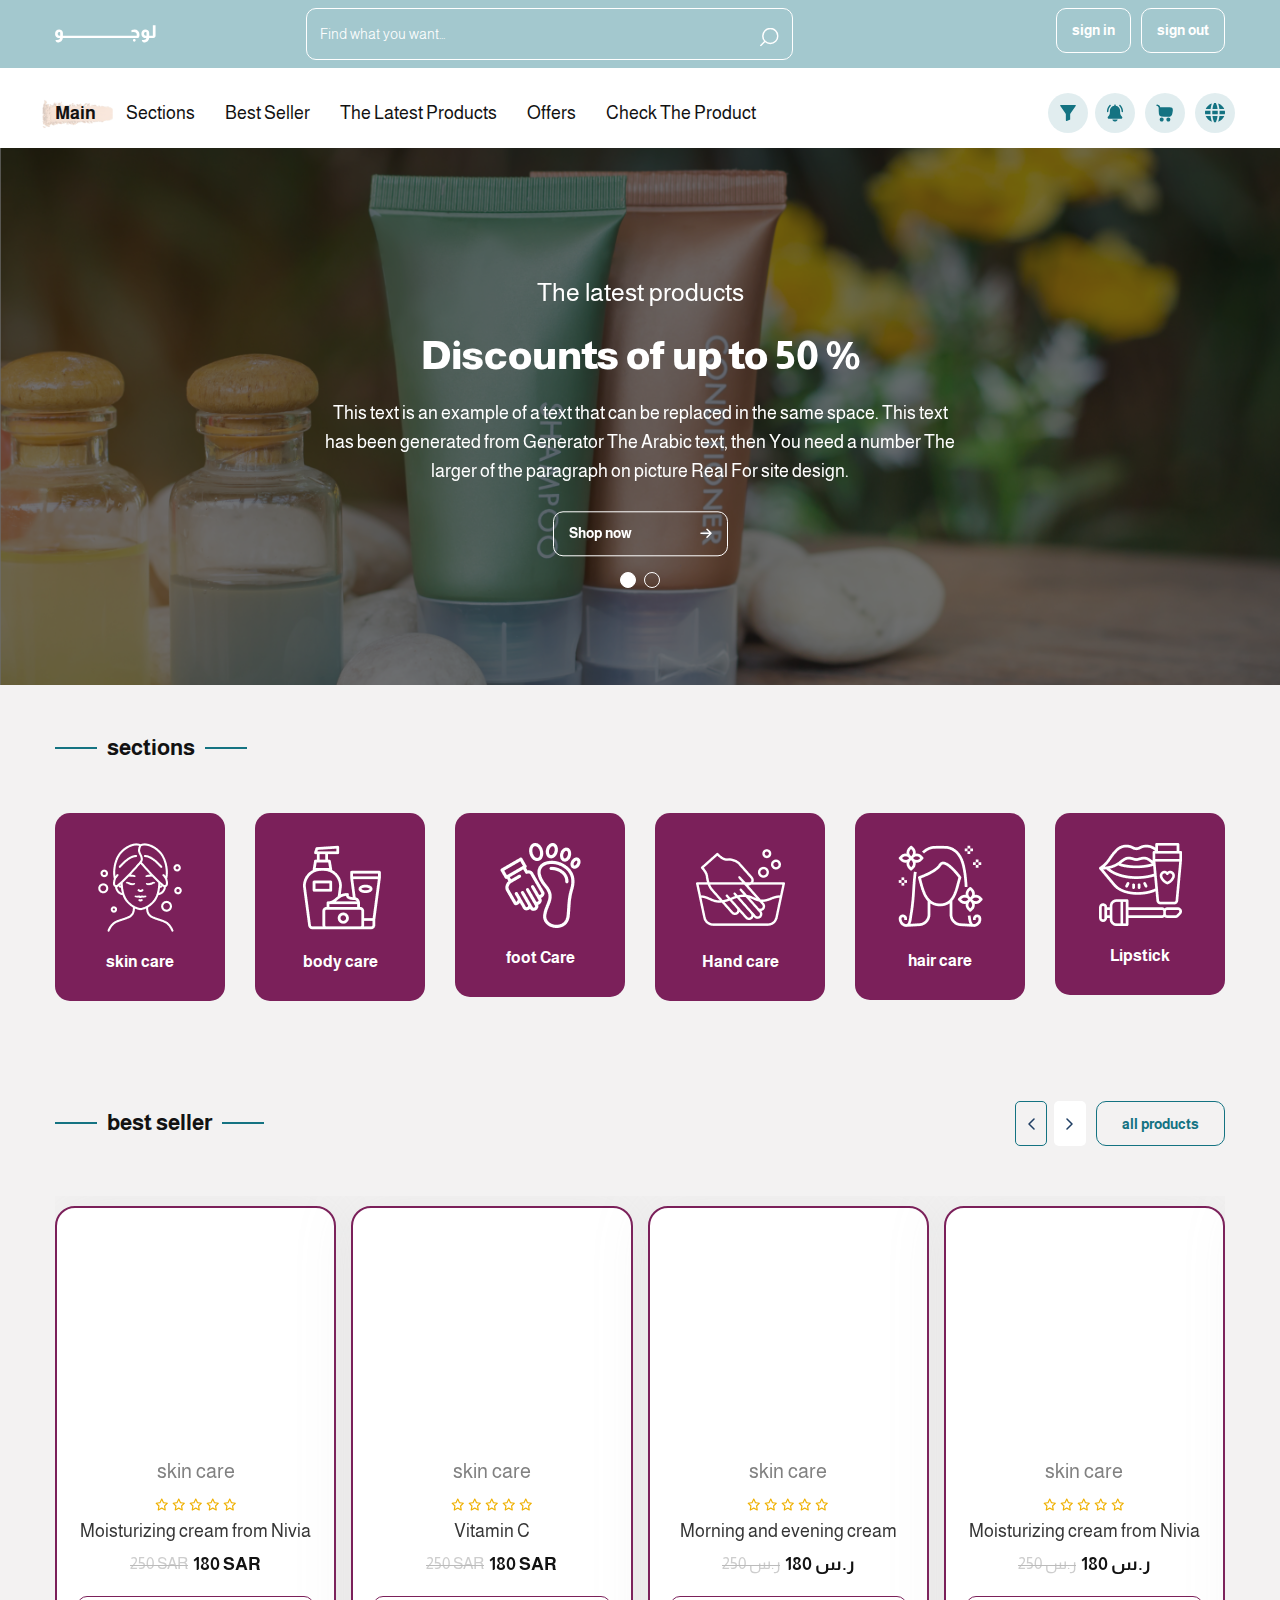
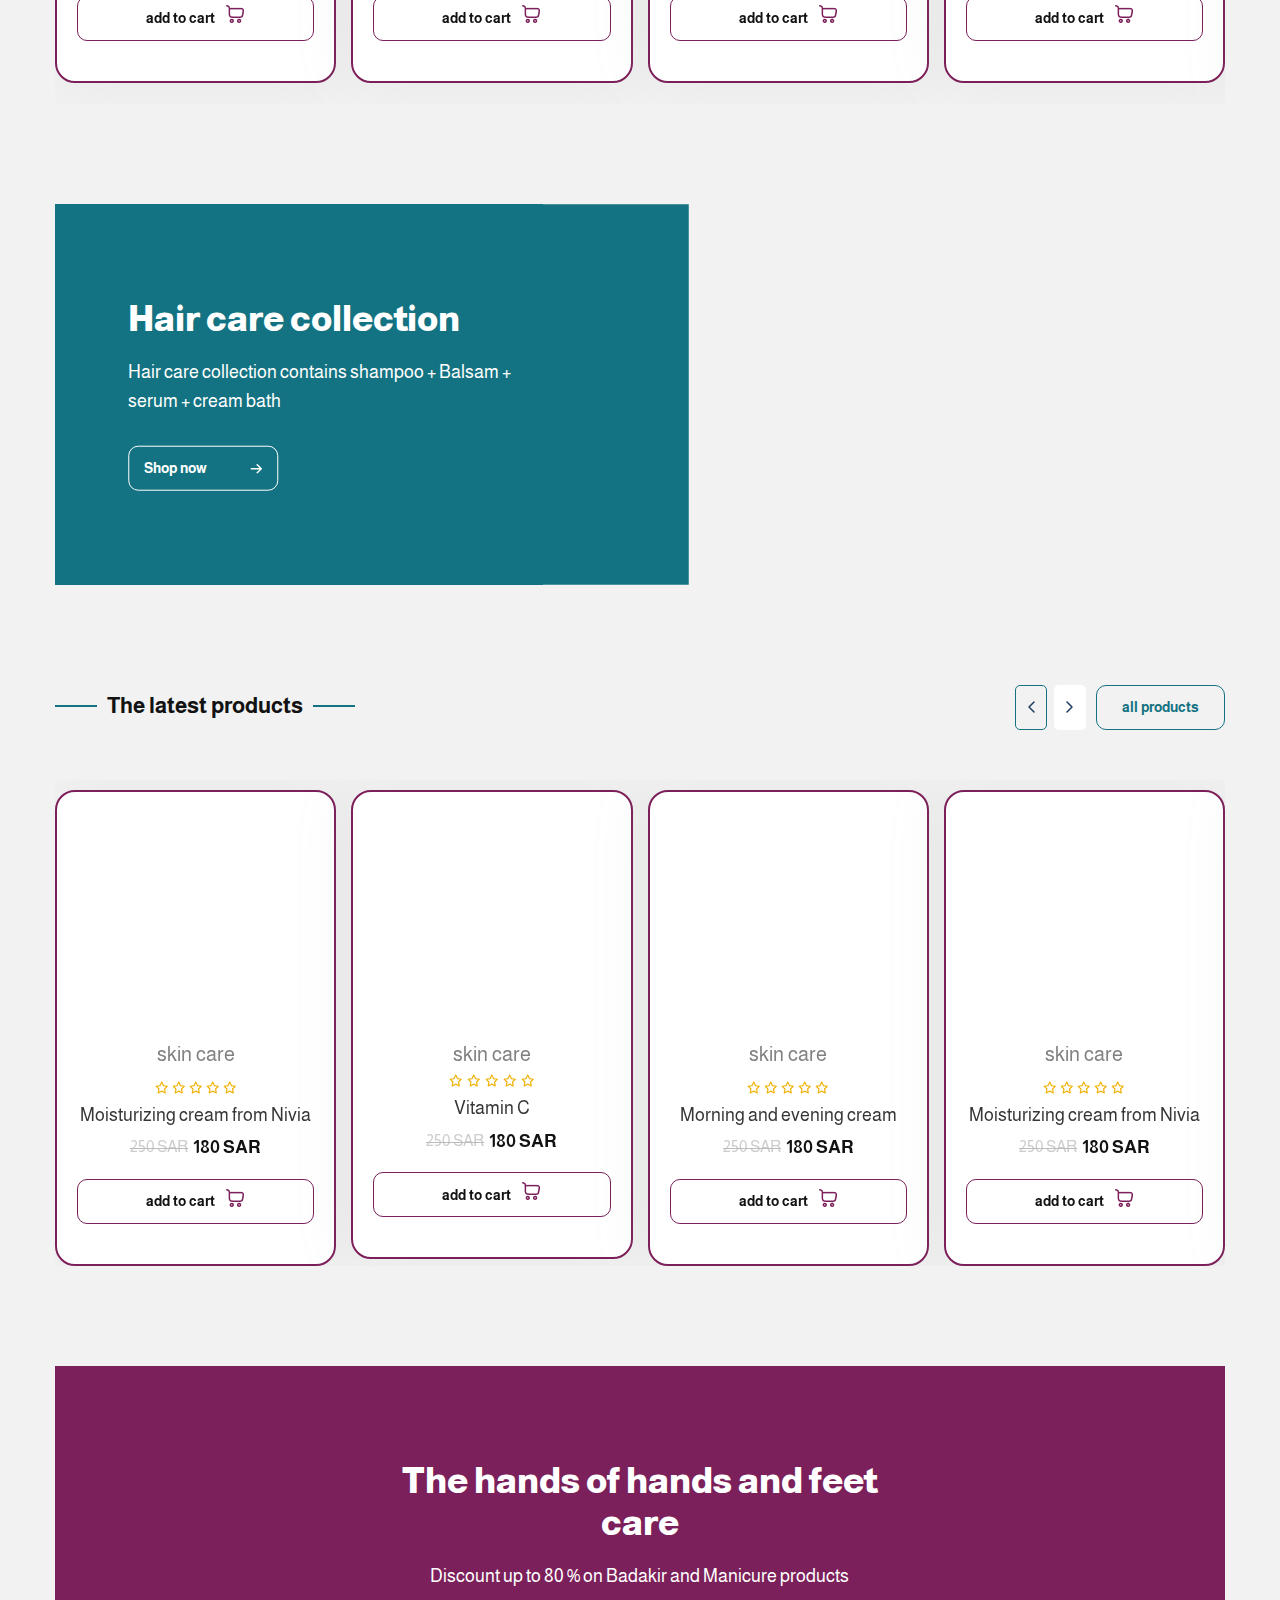
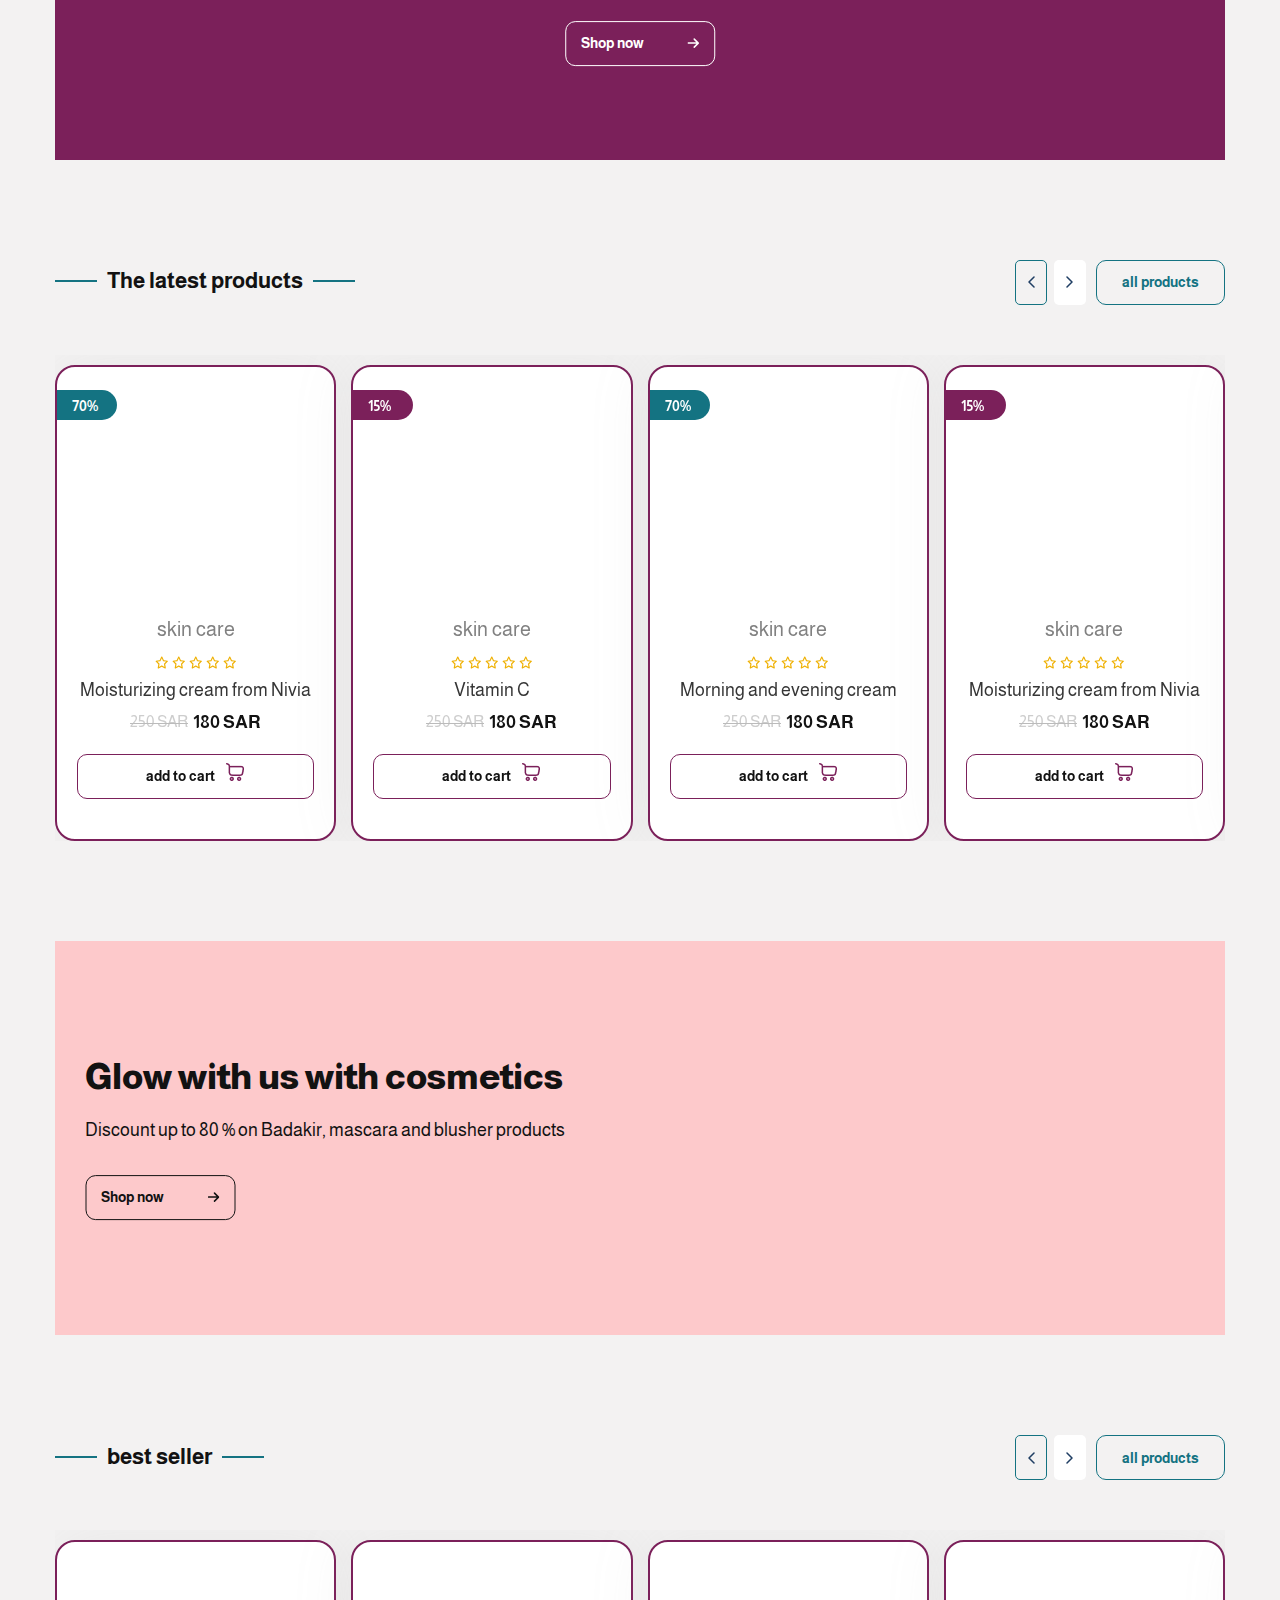
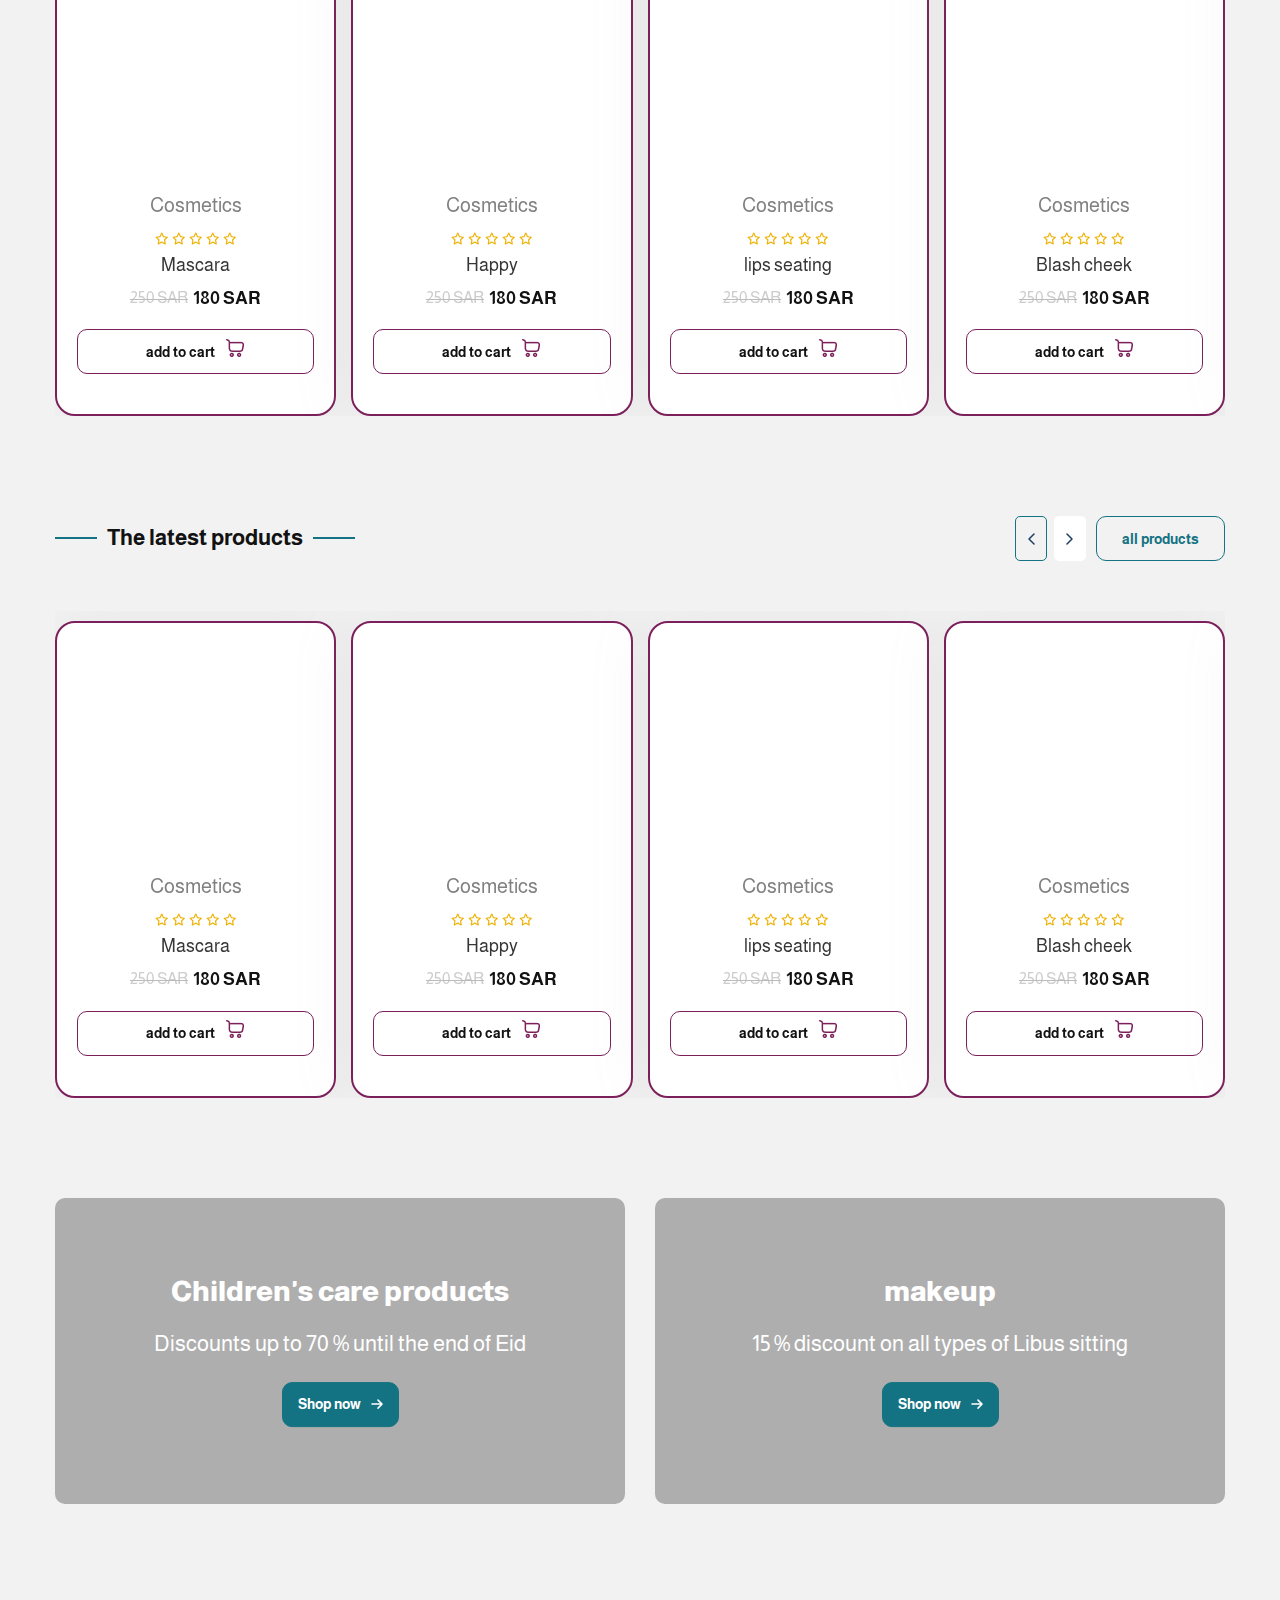
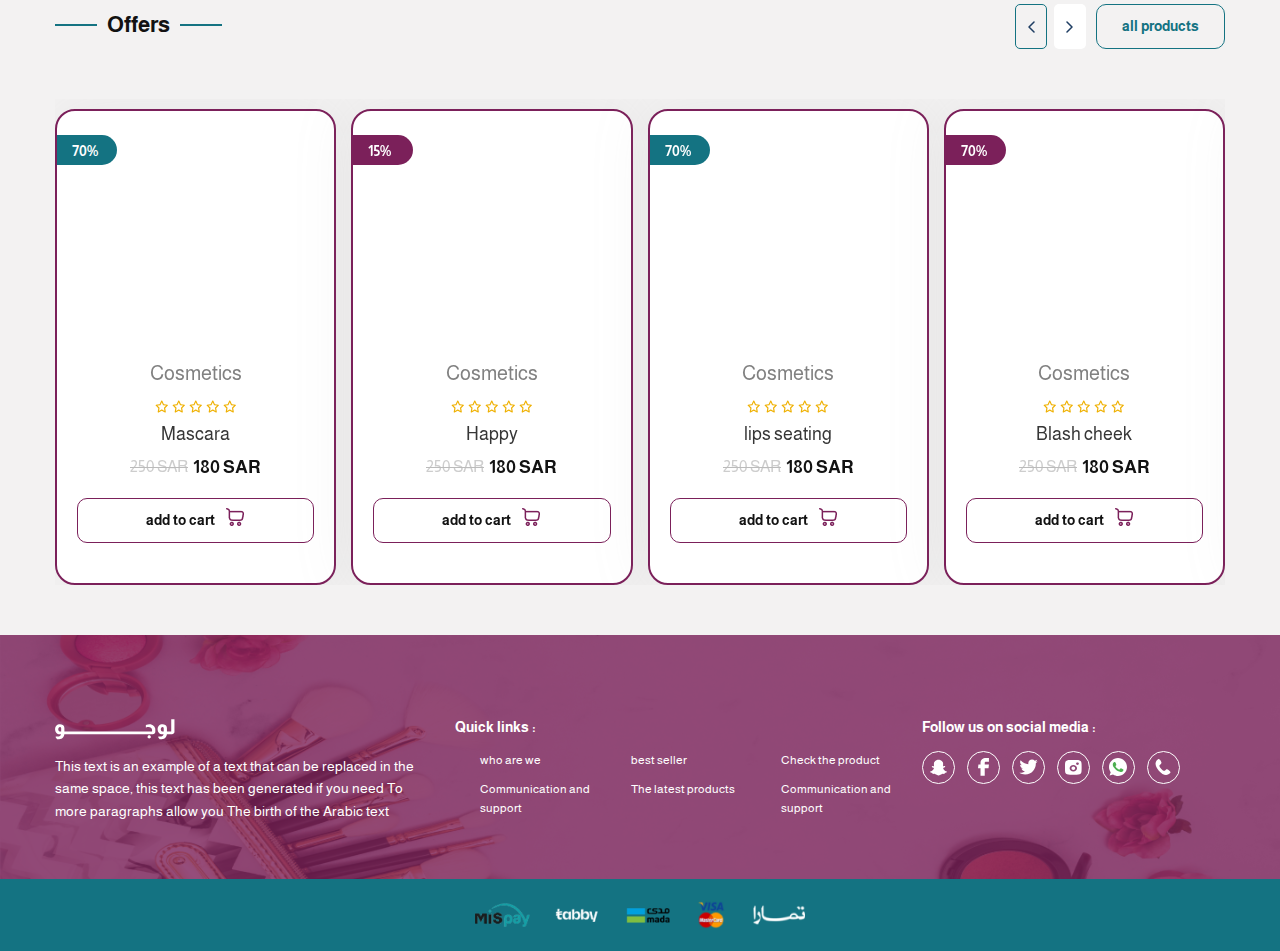
<file: index_en.html>
<!DOCTYPE html>
<html lang="en" dir="ltr">

<head>
  <meta charset="utf-8" />
  <meta http-equiv="X-UA-Compatible" content="IE=edge" />
  <meta name="viewport" content="width=device-width, initial-scale=1" />

  <title>Cosmetic</title>

  <link rel="Site Icon" href="assets/images/logo.svg" />

  <!-- ############################################################# -->
  <!-- ################ Include Bootstrap Css Files ################ -->
  <!-- #########################  Ar Pages ######################### -->
  <!-- <link rel="stylesheet" href="assets/css/bootstrap-rtl.min.css" /> -->
  <!-- #########################  En Pages ######################### -->
  <link rel="stylesheet" href="assets/css/bootstrap.min.css">
  <!-- ############################################################ -->
  <link rel="stylesheet" href="assets/css/bootstrap-select.min.css" />
  <link rel="stylesheet" href="assets/css/all.min.css" />
  <link rel="stylesheet" href="assets/css/swiper.min.css" />
  <link rel="stylesheet" href="assets/css/style.css" />
</head>

<body>
  <!-- Start Header Section -->

  <header class="main_header__ flow_hidden">
    <div class="top_header">
      <div class="container">
        <div class="top_header_content__">

          <a class="header_logo__" href="index.html">
            <figure class="figure__">
              <img src="assets/images//logo.svg" alt=".." />
            </figure>
          </a>

          <div class="top_header_contet_option">
            <div class="input_search_wrapper">
              <input class="input_search" type="search" placeholder="Find what you want...">
            </div>

            <div class="logs">
              <a href="" class="log_in link__ main_link">sign in</a>
              <a href="" class="log_out link__ main_link">sign out</a>
            </div>

          </div>


        </div>
      </div>
    </div>

    <div class="fixed_header__ ">
      <div class="container">
        <div class="header_content__">

          <a class="header_logo__" href="index.html">
            <figure class="figure__">
              <img src="assets/images/logo.svg" alt=".." />
            </figure>
          </a>

          <nav class="nav-om" id="navbar-menu-om">
            <button class="close-button__"></button>

            <figure class="figure__ nav_logo__">
              <img src="assets/images/logo.svg" alt=".." />
            </figure>

            <ul class="nav-list-om list-unstyled">
              <li class="header_list_item__ active">
                <a href="index.html">Main</a>
              </li>
              <li class="header_list_item__">
                <a href="sections.html">sections </a>
              </li>
              <li class="header_list_item__">
                <a href="more_solid.html">best seller</a>
              </li>
              <li class="header_list_item__">
                <a href="latest_products.html"> The latest products</a>
              </li>
              <li class="header_list_item__">
                <a href="offers.html"> Offers</a>
              </li>
              <li class="header_list_item__">
                <a href="check_product.html"> Check the product</a>
              </li>
            </ul>

            <ul class="toolbar_options__ list-unstyled  ">


              <li class="block__  dropdown__  ">
                <a class="butt__" href="#!">
                  <figure class="figure__">
                    <img class="icon__" src="assets/images/shapes/header_icons/filter.svg" alt="..." />
                  </figure>
                </a>
              </li>

              <li class="block__  dropdown__ ">
                <a class="butt__" href="#!">
                  <figure class="figure__">
                    <img class="icon__" src="assets/images/shapes/header_icons/ringing.svg" alt="..." />
                  </figure>
                </a>
              </li>

              <li class="block__  dropdown__ ">
                <a class="butt__" href="#!">
                  <figure class="figure__">
                    <img class="icon__" src="assets/images/shapes/header_icons/cart.svg" alt="..." />
                  </figure>
                </a>
              </li>

              <li class="block__ lang__ dropdown__ ">
                <a class="lang_link__ butt__" href="index.html">
                  <figure class="figure__">
                    <img class="icon__" src="assets/images/shapes/header_icons/global.svg" alt="..." />
                  </figure>
                </a>
              </li>
            </ul>

            <div class="input_search_wrapper small_screen">
              <input class="input_search" type="search" placeholder="ابحث عن ما تريد...">
            </div>

            <div class="logs small_screen">
              <a href="" class="log_in link__ main_link">sign in</a>
              <a href="" class="log_out link__ main_link">sign out</a>
            </div>

          </nav>

          <!-- start active menu button in small sizes  -->
          <button class="menu_button__ button__" id="menu-butt-activ-om">
            <svg aria-hidden="true" focusable="false" data-prefix="fas" data-icon="bars"
              class="svg-inline--fa fa-bars fa-w-14" role="img" xmlns="http://www.w3.org/2000/svg"
              viewBox="0 0 448 512">
              <path fill="currentColor"
                d="M16 132h416c8.837 0 16-7.163 16-16V76c0-8.837-7.163-16-16-16H16C7.163 60 0 67.163 0 76v40c0 8.837 7.163 16 16 16zm0 160h416c8.837 0 16-7.163 16-16v-40c0-8.837-7.163-16-16-16H16c-8.837 0-16 7.163-16 16v40c0 8.837 7.163 16 16 16zm0 160h416c8.837 0 16-7.163 16-16v-40c0-8.837-7.163-16-16-16H16c-8.837 0-16 7.163-16 16v40c0 8.837 7.163 16 16 16z">
              </path>
            </svg>
          </button>
          <!-- end active menu button in small sizes  -->
        </div>
      </div>
      <div class="overlay"></div>
    </div>
  </header>

  <!-- End Header Section -->

  <!-- Start Hero Section -->

  <section class="hero_sec__ ">

    <div class="swiper swiper-container ">

      <div class="swiper-wrapper ">

        <div class="swiper-slide">
          <div class="hero_wrapper">
            <figure class="hero_figure figure__ loading-omd asp-om "><img class="img-om lazy-omd"
                data-src="assets/images/hero_section/hero.png" alt=""></figure>

            <div class="hero_desc">
              <h3 class="hero_title__">The latest products</h3>
              <h5 class="hero_sub_title__">Discounts of up to 50 %</h5>

              <div class="hero_parg">
                <p>This text is an example of a text that can be replaced in the same space. This text has been
                  generated from
                  Generator
                  The Arabic text, then
                  You need a number
                  The larger of the paragraph
                  on
                  picture
                  Real
                  For site design.</p>
              </div>


              <a href="" class="hero_link link__ main_link center"> Shop now <figure class="icon__  figure__ ">
                  <img src="assets/images/shapes/arrow-left-linear.svg" alt="">
                </figure></a>
            </div>

          </div>
        </div>

        <div class="swiper-slide">
          <div class="hero_wrapper">
            <figure class="hero_figure figure__ loading-omd asp-om "><img class="img-om lazy-omd"
                data-src="assets/images/hero_section/hero.png" alt=""></figure>
            <div class="hero_desc">
              <h3 class="hero_title__">The latest products</h3>
              <h5 class="hero_sub_title__">Discounts of up to 50 %</h5>

              <div class="hero_parg">
                <p> This text is an example of a text that can be replaced in the same space. This text has been
                  generated from
                  Generator
                  The Arabic text, then
                  You need a number
                  The larger of the paragraph
                  on
                  picture
                  Real
                  For site design.</p>
              </div>


              <a href="" class="hero_link link__ main_link center"> Shop now <figure class="icon__  figure__ ">
                  <img src="assets/images/shapes/arrow-left-linear.svg" alt="">
                </figure></a>
            </div>

          </div>
        </div>


      </div>
      <div class="swiper-pagination"></div>
    </div>

  </section>

  <!-- End Hero Section -->


  <!-- Start Sections -->

  <section class="home_sections default_section__">
    <div class="container">

      <div class="section_head_wrapper flex_display justify_content_between">
        <h3 class="section_main_title__">
          sections
        </h3>
      </div>


      <div class="row row_modify with_row_gap">

        <div class="col-lg-2 col-md-3 col-sm-4 col-6"><a href="" class="section_card link__">
            <figure class="icon__ "><img src="assets/images/home_sec/sec1.png" alt=""></figure>
            <h3 class="title"> skin care</h3>
          </a></div>

        <div class="col-lg-2 col-md-3 col-sm-4 col-6"><a href="" class="section_card link__">
            <figure class="icon__ "><img src="assets/images/home_sec/sec2.png" alt=""></figure>
            <h3 class="title"> body care</h3>
          </a></div>

        <div class="col-lg-2 col-md-3 col-sm-4 col-6"><a href="" class="section_card link__">
            <figure class="icon__ "><img src="assets/images/home_sec/sec3.png" alt=""></figure>
            <h3 class="title"> foot Care</h3>
          </a></div>

        <div class="col-lg-2 col-md-3 col-sm-4 col-6"><a href="" class="section_card link__">
            <figure class="icon__ "><img src="assets/images/home_sec/sec4.png" alt=""></figure>
            <h3 class="title"> Hand care</h3>
          </a></div>

        <div class="col-lg-2 col-md-3 col-sm-4 col-6"><a href="" class="section_card link__">
            <figure class="icon__ "><img src="assets/images/home_sec/sec5.png" alt=""></figure>
            <h3 class="title"> hair care</h3>
          </a></div>

        <div class="col-lg-2 col-md-3 col-sm-4 col-6"><a href="" class="section_card link__">
            <figure class="icon__ "><img src="assets/images/home_sec/sec6.png" alt=""></figure>
            <h3 class="title"> Lipstick</h3>
          </a></div>

      </div>


    </div>
  </section>

  <!-- End Sections -->


  <!-- Start Home  more solid section one -->

  <section class="more_solid_first_sec default_section__">
    <div class="container">

      <div class="section_head_wrapper flex_display justify_content_between">
        <h3 class="section_main_title__">
          best seller
        </h3>

        <div class="arrow-sec">
          <div class="swiper-button-next swiper-button-disabled"></div>
          <div class="swiper-button-prev swiper-button-disabled"></div>
          <a href="" class=" link__ main_link sec_top_link "> all products </a>
        </div>
      </div>

      <div class="swiper swiper-container paddingTop">
        <div class="swiper-wrapper">

          <div class="swiper-slide">
            <div class="main_card link__">
              <div class="image-wrapper">
                <figure class="figure__ loading-omd asp-om"><img class="img-om lazy-omd"
                    data-src="assets/images/products/product1.png" alt=""></figure>
              </div>

              <div class="card_desc">

                <h4 class="title">skin care</h4>
                <div class="rating ">
                  <i class="fa-regular fa-star "></i>
                  <i class="fa-regular fa-star "></i>
                  <i class="fa-regular fa-star "></i>
                  <i class="fa-regular fa-star "></i>
                  <i class="fa-regular fa-star "></i>
                </div>

                <h5 class="subtitle">Moisturizing cream from Nivia</h5>
                <div class="price-info">
                  <h3 class="old_price">250 SAR</h3>
                  <h3 class="new_price">180 SAR</h3>
                </div>

              </div>

              <button class="button__ main_button ">add to cart
                <figure class="icon__"><img src="assets/images/shapes/basket.png" alt=""></figure>
              </button>

            </div>
          </div>

          <div class="swiper-slide">
            <div class="main_card link__">
              <div class="image-wrapper">
                <figure class="figure__ loading-omd asp-om"><img class="img-om lazy-omd"
                    data-src="assets/images/products/product2.png" alt=""></figure>
              </div>

              <div class="card_desc">

                <h4 class="title">skin care</h4>
                <div class="rating ">
                  <i class="fa-regular fa-star "></i>
                  <i class="fa-regular fa-star "></i>
                  <i class="fa-regular fa-star "></i>
                  <i class="fa-regular fa-star "></i>
                  <i class="fa-regular fa-star "></i>
                </div>

                <h5 class="subtitle">Vitamin C</h5>
                <div class="price-info">
                  <h3 class="old_price">250 SAR </h3>
                  <h3 class="new_price">180 SAR </h3>
                </div>

              </div>

              <button class="button__ main_button ">add to cart
                <figure class="icon__"><img src="assets/images/shapes/basket.png" alt=""></figure>
              </button>

            </div>
          </div>

          <div class="swiper-slide">
            <div class="main_card link__">
              <div class="image-wrapper">
                <figure class="figure__ loading-omd asp-om"><img class="img-om lazy-omd"
                    data-src="assets/images/products/product3.png" alt=""></figure>
              </div>

              <div class="card_desc">

                <h4 class="title">skin care</h4>
                <div class="rating ">
                  <i class="fa-regular fa-star "></i>
                  <i class="fa-regular fa-star "></i>
                  <i class="fa-regular fa-star "></i>
                  <i class="fa-regular fa-star "></i>
                  <i class="fa-regular fa-star "></i>
                </div>

                <h5 class="subtitle">Morning and evening cream</h5>
                <div class="price-info">
                  <h3 class="old_price">250 ر.س </h3>
                  <h3 class="new_price">180 ر.س </h3>
                </div>

              </div>

              <button class="button__ main_button ">add to cart
                <figure class="icon__"><img src="assets/images/shapes/basket.png" alt=""></figure>
              </button>

            </div>
          </div>

          <div class="swiper-slide">
            <div class="main_card link__">
              <div class="image-wrapper">
                <figure class="figure__ loading-omd asp-om"><img class="img-om lazy-omd"
                    data-src="assets/images/products/product4.png" alt=""></figure>
              </div>

              <div class="card_desc">

                <h4 class="title">skin care</h4>
                <div class="rating ">
                  <i class="fa-regular fa-star "></i>
                  <i class="fa-regular fa-star "></i>
                  <i class="fa-regular fa-star "></i>
                  <i class="fa-regular fa-star "></i>
                  <i class="fa-regular fa-star "></i>
                </div>

                <h5 class="subtitle">Moisturizing cream from Nivia</h5>
                <div class="price-info">
                  <h3 class="old_price">250 ر.س </h3>
                  <h3 class="new_price">180 ر.س </h3>
                </div>

              </div>

              <button class="button__ main_button ">add to cart
                <figure class="icon__"><img src="assets/images/shapes/basket.png" alt=""></figure>
              </button>

            </div>
          </div>

          <div class="swiper-slide">
            <div class="main_card link__">
              <div class="image-wrapper">
                <figure class="figure__ loading-omd asp-om"><img class="img-om lazy-omd"
                    data-src="assets/images/products/product4.png" alt=""></figure>
              </div>

              <div class="card_desc">

                <h4 class="title">skin care</h4>
                <div class="rating ">
                  <i class="fa-regular fa-star "></i>
                  <i class="fa-regular fa-star "></i>
                  <i class="fa-regular fa-star "></i>
                  <i class="fa-regular fa-star "></i>
                  <i class="fa-regular fa-star "></i>
                </div>

                <h5 class="subtitle">Moisturizing cream From Nivea</h5>
                <div class="price-info">
                  <h3 class="old_price">250 ر.س </h3>
                  <h3 class="new_price">180 ر.س </h3>
                </div>

              </div>

              <button class="button__ main_button ">add to cart
                <figure class="icon__"><img src="assets/images/shapes/basket.png" alt=""></figure>
              </button>

            </div>
          </div>

          <div class="swiper-slide">
            <div class="main_card link__">
              <div class="image-wrapper">
                <figure class="figure__ loading-omd asp-om"><img class="img-om lazy-omd"
                    data-src="assets/images/products/product4.png" alt=""></figure>
              </div>

              <div class="card_desc">

                <h4 class="title">skin care</h4>
                <div class="rating ">
                  <i class="fa-regular fa-star "></i>
                  <i class="fa-regular fa-star "></i>
                  <i class="fa-regular fa-star "></i>
                  <i class="fa-regular fa-star "></i>
                  <i class="fa-regular fa-star "></i>
                </div>

                <h5 class="subtitle">Moisturizing cream from Nivia</h5>
                <div class="price-info">
                  <h3 class="old_price">250 SAR</h3>
                  <h3 class="new_price">180 SAR</h3>
                </div>

              </div>

              <button class="button__ main_button ">add to cart
                <figure class="icon__"><img src="assets/images/shapes/basket.png" alt=""></figure>
              </button>

            </div>
          </div>

        </div>
      </div>

    </div>
  </section>

  <!-- End Home  more solid section one-->


  <!-- Start Group Hair Care -->

  <section class="group_hair_care default_section__">
    <div class="container">

      <div class="group_hair_care_wrapper">

        <div class="group_hair_care_desc_wrapper">

          <div class="group_block_desc padding_start">
            <h2 class="title">Hair care collection</h2>
            <p class="parg"> Hair care collection contains shampoo +
              Balsam + serum + cream bath</p>

            <a href="" class="block_care_link link__ main_link "> Shop now <figure class="icon__  figure__ ">
                <img src="assets/images/shapes/arrow-left-linear.svg" alt="">
              </figure></a>
          </div>

        </div>

        <div class="image-wrapper">
          <figure class="haire_care_figure figure__ loading-omd asp-om"><img class="img-om lazy-omd"
              data-src="assets/images/g_hair_care.png" alt=""></figure>
        </div>

      </div>

    </div>
  </section>

  <!-- End Group Hair Care -->


  <!-- Start Home latest poducts section one -->

  <section class="latest_products_first_sec default_section__">
    <div class="container">

      <div class="section_head_wrapper flex_display justify_content_between">
        <h3 class="section_main_title__">
          The latest products
        </h3>

        <div class="arrow-sec">
          <div class="swiper-button-next swiper-button-disabled"></div>
          <div class="swiper-button-prev swiper-button-disabled"></div>
          <a href="" class=" link__ main_link sec_top_link "> all products </a>
        </div>
      </div>

      <div class="swiper swiper-container paddingTop">
        <div class="swiper-wrapper">

          <div class="swiper-slide">
            <div class="main_card link__">
              <div class="image-wrapper">
                <figure class="figure__ loading-omd asp-om"><img class="img-om lazy-omd"
                    data-src="assets/images/products/product1.png" alt=""></figure>
              </div>

              <div class="card_desc">

                <h4 class="title">skin care</h4>
                <div class="rating ">
                  <i class="fa-regular fa-star "></i>
                  <i class="fa-regular fa-star "></i>
                  <i class="fa-regular fa-star "></i>
                  <i class="fa-regular fa-star "></i>
                  <i class="fa-regular fa-star "></i>
                </div>

                <h5 class="subtitle">Moisturizing cream from Nivia</h5>
                <div class="price-info">
                  <h3 class="old_price">250 SAR</h3>
                  <h3 class="new_price">180 SAR</h3>
                </div>

              </div>

              <button class="button__ main_button ">add to cart
                <figure class="icon__"><img src="assets/images/shapes/basket.png" alt=""></figure>
              </button>

            </div>
          </div>

          <div class="swiper-slide">
            <div class="main_card link__">
              <div class="image-wrapper">
                <figure class="figure__ loading-omd asp-om"><img class="img-om lazy-omd"
                    data-src="assets/images/products/product2.png" alt=""></figure>
              </div>

              <div class="card_desc">

                <h4 class="title">skin care
                  <div class="rating ">
                    <i class="fa-regular fa-star "></i>
                    <i class="fa-regular fa-star "></i>
                    <i class="fa-regular fa-star "></i>
                    <i class="fa-regular fa-star "></i>
                    <i class="fa-regular fa-star "></i>
                  </div>

                  <h5 class="subtitle">Vitamin C</h5>
                  <div class="price-info">
                    <h3 class="old_price">250 SAR </h3>
                    <h3 class="new_price">180 SAR </h3>
                  </div>

              </div>

              <button class="button__ main_button ">add to cart
                <figure class="icon__"><img src="assets/images/shapes/basket.png" alt=""></figure>
              </button>

            </div>
          </div>

          <div class="swiper-slide">
            <div class="main_card link__">
              <div class="image-wrapper">
                <figure class="figure__ loading-omd asp-om"><img class="img-om lazy-omd"
                    data-src="assets/images/products/product3.png" alt=""></figure>
              </div>

              <div class="card_desc">

                <h4 class="title">skin care</h4>
                <div class="rating ">
                  <i class="fa-regular fa-star "></i>
                  <i class="fa-regular fa-star "></i>
                  <i class="fa-regular fa-star "></i>
                  <i class="fa-regular fa-star "></i>
                  <i class="fa-regular fa-star "></i>
                </div>

                <h5 class="subtitle">Morning and evening cream</h5>
                <div class="price-info">
                  <h3 class="old_price">250 SAR </h3>
                  <h3 class="new_price">180 SAR </h3>
                </div>

              </div>

              <button class="button__ main_button ">add to cart
                <figure class="icon__"><img src="assets/images/shapes/basket.png" alt=""></figure>
              </button>

            </div>
          </div>

          <div class="swiper-slide">
            <div class="main_card link__">
              <div class="image-wrapper">
                <figure class="figure__ loading-omd asp-om"><img class="img-om lazy-omd"
                    data-src="assets/images/products/product4.png" alt=""></figure>
              </div>

              <div class="card_desc">

                <h4 class="title">skin care</h4>
                <div class="rating ">
                  <i class="fa-regular fa-star "></i>
                  <i class="fa-regular fa-star "></i>
                  <i class="fa-regular fa-star "></i>
                  <i class="fa-regular fa-star "></i>
                  <i class="fa-regular fa-star "></i>
                </div>

                <h5 class="subtitle">Moisturizing cream from Nivia</h5>
                <div class="price-info">
                  <h3 class="old_price">250 SAR </h3>
                  <h3 class="new_price">180 SAR </h3>
                </div>

              </div>

              <button class="button__ main_button ">add to cart
                <figure class="icon__"><img src="assets/images/shapes/basket.png" alt=""></figure>
              </button>

            </div>
          </div>

          <div class="swiper-slide">
            <div class="main_card link__">
              <div class="image-wrapper">
                <figure class="figure__ loading-omd asp-om"><img class="img-om lazy-omd"
                    data-src="assets/images/products/product4.png" alt=""></figure>
              </div>

              <div class="card_desc">

                <h4 class="title">skin care</h4>
                <div class="rating ">
                  <i class="fa-regular fa-star "></i>
                  <i class="fa-regular fa-star "></i>
                  <i class="fa-regular fa-star "></i>
                  <i class="fa-regular fa-star "></i>
                  <i class="fa-regular fa-star "></i>
                </div>

                <h5 class="subtitle">Moisturizing cream from Nivia</h5>
                <div class="price-info">
                  <h3 class="old_price">250 SAR </h3>
                  <h3 class="new_price">180 SAR </h3>
                </div>

              </div>

              <button class="button__ main_button ">add to cart
                <figure class="icon__"><img src="assets/images/shapes/basket.png" alt=""></figure>
              </button>

            </div>
          </div>

          <div class="swiper-slide">
            <div class="main_card link__">
              <div class="image-wrapper">
                <figure class="figure__ loading-omd asp-om"><img class="img-om lazy-omd"
                    data-src="assets/images/products/product4.png" alt=""></figure>
              </div>

              <div class="card_desc">

                <h4 class="title">skin care</h4>
                <div class="rating ">
                  <i class="fa-regular fa-star "></i>
                  <i class="fa-regular fa-star "></i>
                  <i class="fa-regular fa-star "></i>
                  <i class="fa-regular fa-star "></i>
                  <i class="fa-regular fa-star "></i>
                </div>

                <h5 class="subtitle">Moisturizing cream from Nivia</h5>
                <div class="price-info">
                  <h3 class="old_price">250 SAR </h3>
                  <h3 class="new_price">180 SAR </h3>
                </div>

              </div>

              <button class="button__ main_button ">add to cart
                <figure class="icon__"><img src="assets/images/shapes/basket.png" alt=""></figure>
              </button>

            </div>
          </div>

        </div>
      </div>

    </div>
  </section>

  <!-- End Home latest poducts section one-->


  <!-- Start Group Hands and legs Care -->

  <section class="group_hands_legs_care default_section__">
    <div class="container">

      <div class="group_hands_legs_care_wrapper">

        <div class="image-wrapper">
          <figure class="legs_figure figure__ loading-omd asp-om"><img class="img-om lazy-omd"
              data-src="assets/images/g_leg_L.png" alt=""></figure>
        </div>


        <div class="group_legs_care_desc_wrapper">

          <div class="group_block_desc text_center">
            <h2 class="title">The hands of hands and feet care</h2>
            <p class="parg">Discount up to 80 % on Badakir and Manicure products</p>

            <a href="" class="block_care_link link__ main_link center"> Shop now <figure class="icon__  figure__ ">
                <img src="assets/images/shapes/arrow-left-linear.svg" alt="">
              </figure></a>
          </div>

        </div>

        <div class="image-wrapper">
          <figure class="legs_figure figure__ loading-omd asp-om"><img class="img-om lazy-omd"
              data-src="assets/images/g_leg_R.png" alt=""></figure>
        </div>

      </div>

    </div>
  </section>

  <!-- Start Group Hands and legs Care -->



  <!-- Start Home Offers section one -->

  <section class="offers_first_sec default_section__">
    <div class="container">

      <div class="section_head_wrapper flex_display justify_content_between">
        <h3 class="section_main_title__">
          The latest products
        </h3>

        <div class="arrow-sec">
          <div class="swiper-button-next swiper-button-disabled"></div>
          <div class="swiper-button-prev swiper-button-disabled"></div>
          <a href="" class=" link__ main_link sec_top_link "> all products </a>
        </div>
      </div>

      <div class="swiper swiper-container paddingTop">
        <div class="swiper-wrapper">

          <div class="swiper-slide">
            <div class="main_card link__  ">

              <span class="offer_number">70%</span>
              <div class="image-wrapper">
                <figure class="figure__ loading-omd asp-om"><img class="img-om lazy-omd"
                    data-src="assets/images/products/product1.png" alt=""></figure>
              </div>

              <div class="card_desc">

                <h4 class="title">skin care</h4>
                <div class="rating ">
                  <i class="fa-regular fa-star "></i>
                  <i class="fa-regular fa-star "></i>
                  <i class="fa-regular fa-star "></i>
                  <i class="fa-regular fa-star "></i>
                  <i class="fa-regular fa-star "></i>
                </div>

                <h5 class="subtitle">Moisturizing cream from Nivia</h5>
                <div class="price-info">
                  <h3 class="old_price">250 SAR</h3>
                  <h3 class="new_price">180 SAR</h3>
                </div>

              </div>

              <button class="button__ main_button ">add to cart
                <figure class="icon__"><img src="assets/images/shapes/basket.png" alt=""></figure>
              </button>

            </div>
          </div>

          <div class="swiper-slide">
            <div class="main_card link__  ">
              <span class="offer_number">15%</span>
              <div class="image-wrapper">
                <figure class="figure__ loading-omd asp-om"><img class="img-om lazy-omd"
                    data-src="assets/images/products/product2.png" alt=""></figure>
              </div>

              <div class="card_desc">

                <h4 class="title">skin care</h4>
                <div class="rating ">
                  <i class="fa-regular fa-star "></i>
                  <i class="fa-regular fa-star "></i>
                  <i class="fa-regular fa-star "></i>
                  <i class="fa-regular fa-star "></i>
                  <i class="fa-regular fa-star "></i>
                </div>

                <h5 class="subtitle">Vitamin C</h5>
                <div class="price-info">
                  <h3 class="old_price">250 SAR </h3>
                  <h3 class="new_price">180 SAR </h3>
                </div>

              </div>

              <button class="button__ main_button ">add to cart
                <figure class="icon__"><img src="assets/images/shapes/basket.png" alt=""></figure>
              </button>

            </div>
          </div>

          <div class="swiper-slide">
            <div class="main_card link__   ">
              <span class="offer_number">70%</span>
              <div class="image-wrapper">
                <figure class="figure__ loading-omd asp-om"><img class="img-om lazy-omd"
                    data-src="assets/images/products/product3.png" alt=""></figure>
              </div>

              <div class="card_desc">

                <h4 class="title">skin care</h4>
                <div class="rating ">
                  <i class="fa-regular fa-star "></i>
                  <i class="fa-regular fa-star "></i>
                  <i class="fa-regular fa-star "></i>
                  <i class="fa-regular fa-star "></i>
                  <i class="fa-regular fa-star "></i>
                </div>

                <h5 class="subtitle">Morning and evening cream</h5>
                <div class="price-info">
                  <h3 class="old_price">250 SAR </h3>
                  <h3 class="new_price">180 SAR </h3>
                </div>

              </div>

              <button class="button__ main_button ">add to cart
                <figure class="icon__"><img src="assets/images/shapes/basket.png" alt=""></figure>
              </button>

            </div>
          </div>

          <div class="swiper-slide">
            <div class="main_card link__  ">
              <span class="offer_number">15%</span>
              <div class="image-wrapper">
                <figure class="figure__ loading-omd asp-om"><img class="img-om lazy-omd"
                    data-src="assets/images/products/product4.png" alt=""></figure>
              </div>

              <div class="card_desc">

                <h4 class="title">skin care</h4>
                <div class="rating ">
                  <i class="fa-regular fa-star "></i>
                  <i class="fa-regular fa-star "></i>
                  <i class="fa-regular fa-star "></i>
                  <i class="fa-regular fa-star "></i>
                  <i class="fa-regular fa-star "></i>
                </div>

                <h5 class="subtitle">Moisturizing cream from Nivia</h5>
                <div class="price-info">
                  <h3 class="old_price">250 SAR </h3>
                  <h3 class="new_price">180 SAR </h3>
                </div>

              </div>

              <button class="button__ main_button ">add to cart
                <figure class="icon__"><img src="assets/images/shapes/basket.png" alt=""></figure>
              </button>

            </div>
          </div>

          <div class="swiper-slide">
            <div class="main_card link__  ">
              <span class="offer_number">70%</span>
              <div class="image-wrapper">
                <figure class="figure__ loading-omd asp-om"><img class="img-om lazy-omd"
                    data-src="assets/images/products/product4.png" alt=""></figure>
              </div>

              <div class="card_desc">

                <h4 class="title">skin care</h4>
                <div class="rating ">
                  <i class="fa-regular fa-star "></i>
                  <i class="fa-regular fa-star "></i>
                  <i class="fa-regular fa-star "></i>
                  <i class="fa-regular fa-star "></i>
                  <i class="fa-regular fa-star "></i>
                </div>

                <h5 class="subtitle">Moisturizing cream from Nivia</h5>
                <div class="price-info">
                  <h3 class="old_price">250 SAR </h3>
                  <h3 class="new_price">180 SAR </h3>
                </div>

              </div>

              <button class="button__ main_button ">add to cart
                <figure class="icon__"><img src="assets/images/shapes/basket.png" alt=""></figure>
              </button>

            </div>
          </div>

          <div class="swiper-slide">
            <div class="main_card link__  ">
              <span class="offer_number">70%</span>
              <div class="image-wrapper">
                <figure class="figure__ loading-omd asp-om"><img class="img-om lazy-omd"
                    data-src="assets/images/products/product4.png" alt=""></figure>
              </div>

              <div class="card_desc">

                <h4 class="title">skin care</h4>
                <div class="rating ">
                  <i class="fa-regular fa-star "></i>
                  <i class="fa-regular fa-star "></i>
                  <i class="fa-regular fa-star "></i>
                  <i class="fa-regular fa-star "></i>
                  <i class="fa-regular fa-star "></i>
                </div>

                <h5 class="subtitle">Moisturizing cream from Nivia</h5>
                <div class="price-info">
                  <h3 class="old_price">250 SAR </h3>
                  <h3 class="new_price">180 SAR </h3>
                </div>

              </div>

              <button class="button__ main_button ">add to cart
                <figure class="icon__"><img src="assets/images/shapes/basket.png" alt=""></figure>
              </button>

            </div>
          </div>

        </div>
      </div>

    </div>
  </section>

  <!-- End Home Offer poducts section one-->


  <!-- Start Shine With Cosmetic -->

  <section class="shine_with_cosmetic default_section__">
    <div class="container">

      <div class="shine_with_cosmetic_wrapper">

        <div class="shine_with_cosmetic_desc_wrapper">

          <div class="group_block_desc black_color">
            <h2 class="title">Glow with us with cosmetics</h2>
            <p class="parg">Discount up to 80 % on Badakir, mascara and blusher products</p>

            <a href="" class="block_care_link link__ main_link black_color"> Shop now <figure class="icon__  figure__ ">
                <img src="assets/images/shapes/arrow-left-linear.svg" alt="">
              </figure></a>
          </div>

        </div>

        <div class="image-wrapper">
          <figure class="shine_figure figure__ loading-omd asp-om"><img class="img-om lazy-omd"
              data-src="assets/images/shining.png" alt=""></figure>
        </div>

      </div>

    </div>
  </section>

  <!-- End Shine With Cosmetic -->


  <!-- Start Home  more solid section Two -->

  <section class="more_solid_second_sec default_section__">
    <div class="container">

      <div class="section_head_wrapper flex_display justify_content_between">
        <h3 class="section_main_title__">
          best seller
        </h3>

        <div class="arrow-sec">
          <div class="swiper-button-next swiper-button-disabled"></div>
          <div class="swiper-button-prev swiper-button-disabled"></div>
          <a href="" class=" link__ main_link sec_top_link "> all products </a>
        </div>
      </div>

      <div class="swiper swiper-container paddingTop">
        <div class="swiper-wrapper">

          <div class="swiper-slide">
            <div class="main_card link__">
              <div class="image-wrapper">
                <figure class="figure__ loading-omd asp-om"><img class="img-om lazy-omd"
                    data-src="assets/images/more_solid/solid1.png" alt=""></figure>
              </div>

              <div class="card_desc">

                <h4 class="title"> Cosmetics</h4>
                <div class="rating ">
                  <i class="fa-regular fa-star  "></i>
                  <i class="fa-regular fa-star  "></i>
                  <i class="fa-regular fa-star  "></i>
                  <i class="fa-regular fa-star  "></i>
                  <i class="fa-regular fa-star  "></i>
                </div>

                <h5 class="subtitle">Mascara</h5>
                <div class="price-info">
                  <h3 class="old_price">250 SAR </h3>
                  <h3 class="new_price">180 SAR </h3>
                </div>

              </div>

              <button class="button__ main_button ">add to cart
                <figure class="icon__"><img src="assets/images/shapes/basket.png" alt=""></figure>
              </button>

            </div>
          </div>

          <div class="swiper-slide">
            <div class="main_card link__">
              <div class="image-wrapper">
                <figure class="figure__ loading-omd asp-om"><img class="img-om lazy-omd"
                    data-src="assets/images/more_solid/solid2.png" alt=""></figure>
              </div>

              <div class="card_desc">

                <h4 class="title"> Cosmetics</h4>
                <div class="rating ">
                  <i class="fa-regular fa-star  "></i>
                  <i class="fa-regular fa-star  "></i>
                  <i class="fa-regular fa-star  "></i>
                  <i class="fa-regular fa-star  "></i>
                  <i class="fa-regular fa-star  "></i>
                </div>

                <h5 class="subtitle">Happy</h5>
                <div class="price-info">
                  <h3 class="old_price">250 SAR </h3>
                  <h3 class="new_price">180 SAR </h3>
                </div>

              </div>

              <button class="button__ main_button ">add to cart
                <figure class="icon__"><img src="assets/images/shapes/basket.png" alt=""></figure>
              </button>

            </div>
          </div>

          <div class="swiper-slide">
            <div class="main_card link__">
              <div class="image-wrapper">
                <figure class="figure__ loading-omd asp-om"><img class="img-om lazy-omd"
                    data-src="assets/images/more_solid/solid3.png" alt=""></figure>
              </div>

              <div class="card_desc">

                <h4 class="title"> Cosmetics</h4>
                <div class="rating ">
                  <i class="fa-regular fa-star  "></i>
                  <i class="fa-regular fa-star  "></i>
                  <i class="fa-regular fa-star  "></i>
                  <i class="fa-regular fa-star  "></i>
                  <i class="fa-regular fa-star  "></i>
                </div>

                <h5 class="subtitle">lips seating</h5>
                <div class="price-info">
                  <h3 class="old_price">250 SAR </h3>
                  <h3 class="new_price">180 SAR </h3>
                </div>

              </div>

              <button class="button__ main_button ">add to cart
                <figure class="icon__"><img src="assets/images/shapes/basket.png" alt=""></figure>
              </button>

            </div>
          </div>

          <div class="swiper-slide">
            <div class="main_card link__">
              <div class="image-wrapper">
                <figure class="figure__ loading-omd asp-om"><img class="img-om lazy-omd"
                    data-src="assets/images/more_solid/solid4.png" alt=""></figure>
              </div>

              <div class="card_desc">

                <h4 class="title"> Cosmetics</h4>
                <div class="rating ">
                  <i class="fa-regular fa-star  "></i>
                  <i class="fa-regular fa-star  "></i>
                  <i class="fa-regular fa-star  "></i>
                  <i class="fa-regular fa-star  "></i>
                  <i class="fa-regular fa-star  "></i>
                </div>

                <h5 class="subtitle">Blash cheek</h5>
                <div class="price-info">
                  <h3 class="old_price">250 SAR </h3>
                  <h3 class="new_price">180 SAR </h3>
                </div>

              </div>

              <button class="button__ main_button ">add to cart
                <figure class="icon__"><img src="assets/images/shapes/basket.png" alt=""></figure>
              </button>

            </div>
          </div>

          <div class="swiper-slide">
            <div class="main_card link__">
              <div class="image-wrapper">
                <figure class="figure__ loading-omd asp-om"><img class="img-om lazy-omd"
                    data-src="assets/images/more_solid/solid3.png" alt=""></figure>
              </div>

              <div class="card_desc">

                <h4 class="title"> Cosmetics</h4>
                <div class="rating ">
                  <i class="fa-regular fa-star  "></i>
                  <i class="fa-regular fa-star  "></i>
                  <i class="fa-regular fa-star  "></i>
                  <i class="fa-regular fa-star  "></i>
                  <i class="fa-regular fa-star  "></i>
                </div>

                <h5 class="subtitle">LiPus seating</h5>
                <div class="price-info">
                  <h3 class="old_price">250 SAR </h3>
                  <h3 class="new_price">180 SAR </h3>
                </div>

              </div>

              <button class="button__ main_button ">add to cart
                <figure class="icon__"><img src="assets/images/shapes/basket.png" alt=""></figure>
              </button>

            </div>
          </div>

          <div class="swiper-slide">
            <div class="main_card link__">
              <div class="image-wrapper">
                <figure class="figure__ loading-omd asp-om"><img class="img-om lazy-omd"
                    data-src="assets/images/more_solid/solid4.png" alt=""></figure>
              </div>

              <div class="card_desc">

                <h4 class="title"> Cosmetics</h4>
                <div class="rating ">
                  <i class="fa-regular fa-star  "></i>
                  <i class="fa-regular fa-star  "></i>
                  <i class="fa-regular fa-star  "></i>
                  <i class="fa-regular fa-star  "></i>
                  <i class="fa-regular fa-star  "></i>
                </div>

                <h5 class="subtitle">Blash cheek</h5>
                <div class="price-info">
                  <h3 class="old_price">250 SAR </h3>
                  <h3 class="new_price">180 SAR </h3>
                </div>

              </div>

              <button class="button__ main_button ">add to cart
                <figure class="icon__"><img src="assets/images/shapes/basket.png" alt=""></figure>
              </button>

            </div>
          </div>


        </div>
      </div>

    </div>
  </section>

  <!-- End Home  more solid section Two-->


  <!-- Start Home latest poducts section Two -->

  <section class="latest_products_second_sec default_section__">
    <div class="container">

      <div class="section_head_wrapper flex_display justify_content_between">
        <h3 class="section_main_title__">
          The latest products
        </h3>

        <div class="arrow-sec">
          <div class="swiper-button-next swiper-button-disabled"></div>
          <div class="swiper-button-prev swiper-button-disabled"></div>
          <a href="" class=" link__ main_link sec_top_link "> all products </a>
        </div>
      </div>

      <div class="swiper swiper-container paddingTop">
        <div class="swiper-wrapper">

          <div class="swiper-slide">
            <div class="main_card link__">
              <div class="image-wrapper">
                <figure class="figure__ loading-omd asp-om"><img class="img-om lazy-omd"
                    data-src="assets/images/more_solid/solid1.png" alt=""></figure>
              </div>

              <div class="card_desc">

                <h4 class="title"> Cosmetics</h4>
                <div class="rating ">
                  <i class="fa-regular fa-star  "></i>
                  <i class="fa-regular fa-star  "></i>
                  <i class="fa-regular fa-star  "></i>
                  <i class="fa-regular fa-star  "></i>
                  <i class="fa-regular fa-star  "></i>
                </div>

                <h5 class="subtitle">Mascara</h5>
                <div class="price-info">
                  <h3 class="old_price">250 SAR </h3>
                  <h3 class="new_price">180 SAR </h3>
                </div>

              </div>

              <button class="button__ main_button ">add to cart
                <figure class="icon__"><img src="assets/images/shapes/basket.png" alt=""></figure>
              </button>

            </div>
          </div>

          <div class="swiper-slide">
            <div class="main_card link__">
              <div class="image-wrapper">
                <figure class="figure__ loading-omd asp-om"><img class="img-om lazy-omd"
                    data-src="assets/images/more_solid/solid2.png" alt=""></figure>
              </div>

              <div class="card_desc">

                <h4 class="title"> Cosmetics</h4>
                <div class="rating ">
                  <i class="fa-regular fa-star  "></i>
                  <i class="fa-regular fa-star  "></i>
                  <i class="fa-regular fa-star  "></i>
                  <i class="fa-regular fa-star  "></i>
                  <i class="fa-regular fa-star  "></i>
                </div>

                <h5 class="subtitle">Happy</h5>
                <div class="price-info">
                  <h3 class="old_price">250 SAR </h3>
                  <h3 class="new_price">180 SAR </h3>
                </div>

              </div>

              <button class="button__ main_button ">add to cart
                <figure class="icon__"><img src="assets/images/shapes/basket.png" alt=""></figure>
              </button>

            </div>
          </div>

          <div class="swiper-slide">
            <div class="main_card link__">
              <div class="image-wrapper">
                <figure class="figure__ loading-omd asp-om"><img class="img-om lazy-omd"
                    data-src="assets/images/more_solid/solid3.png" alt=""></figure>
              </div>

              <div class="card_desc">

                <h4 class="title"> Cosmetics</h4>
                <div class="rating ">
                  <i class="fa-regular fa-star  "></i>
                  <i class="fa-regular fa-star  "></i>
                  <i class="fa-regular fa-star  "></i>
                  <i class="fa-regular fa-star  "></i>
                  <i class="fa-regular fa-star  "></i>
                </div>

                <h5 class="subtitle">lips seating</h5>
                <div class="price-info">
                  <h3 class="old_price">250 SAR </h3>
                  <h3 class="new_price">180 SAR </h3>
                </div>

              </div>

              <button class="button__ main_button ">add to cart
                <figure class="icon__"><img src="assets/images/shapes/basket.png" alt=""></figure>
              </button>

            </div>
          </div>

          <div class="swiper-slide">
            <div class="main_card link__">
              <div class="image-wrapper">
                <figure class="figure__ loading-omd asp-om"><img class="img-om lazy-omd"
                    data-src="assets/images/more_solid/solid4.png" alt=""></figure>
              </div>

              <div class="card_desc">

                <h4 class="title"> Cosmetics</h4>
                <div class="rating ">
                  <i class="fa-regular fa-star  "></i>
                  <i class="fa-regular fa-star  "></i>
                  <i class="fa-regular fa-star  "></i>
                  <i class="fa-regular fa-star  "></i>
                  <i class="fa-regular fa-star  "></i>
                </div>

                <h5 class="subtitle">Blash cheek</h5>
                <div class="price-info">
                  <h3 class="old_price">250 SAR </h3>
                  <h3 class="new_price">180 SAR </h3>
                </div>

              </div>

              <button class="button__ main_button ">add to cart
                <figure class="icon__"><img src="assets/images/shapes/basket.png" alt=""></figure>
              </button>

            </div>
          </div>

          <div class="swiper-slide">
            <div class="main_card link__">
              <div class="image-wrapper">
                <figure class="figure__ loading-omd asp-om"><img class="img-om lazy-omd"
                    data-src="assets/images/more_solid/solid3.png" alt=""></figure>
              </div>

              <div class="card_desc">

                <h4 class="title"> Cosmetics</h4>
                <div class="rating ">
                  <i class="fa-regular fa-star  "></i>
                  <i class="fa-regular fa-star  "></i>
                  <i class="fa-regular fa-star  "></i>
                  <i class="fa-regular fa-star  "></i>
                  <i class="fa-regular fa-star  "></i>
                </div>

                <h5 class="subtitle">LiPus seating</h5>
                <div class="price-info">
                  <h3 class="old_price">250 SAR </h3>
                  <h3 class="new_price">180 SAR </h3>
                </div>

              </div>

              <button class="button__ main_button ">add to cart
                <figure class="icon__"><img src="assets/images/shapes/basket.png" alt=""></figure>
              </button>

            </div>
          </div>

          <div class="swiper-slide">
            <div class="main_card link__">
              <div class="image-wrapper">
                <figure class="figure__ loading-omd asp-om"><img class="img-om lazy-omd"
                    data-src="assets/images/more_solid/solid4.png" alt=""></figure>
              </div>

              <div class="card_desc">

                <h4 class="title"> Cosmetics</h4>
                <div class="rating ">
                  <i class="fa-regular fa-star  "></i>
                  <i class="fa-regular fa-star  "></i>
                  <i class="fa-regular fa-star  "></i>
                  <i class="fa-regular fa-star  "></i>
                  <i class="fa-regular fa-star  "></i>
                </div>

                <h5 class="subtitle">Blash cheek</h5>
                <div class="price-info">
                  <h3 class="old_price">250 SAR </h3>
                  <h3 class="new_price">180 SAR </h3>
                </div>

              </div>

              <button class="button__ main_button ">add to cart
                <figure class="icon__"><img src="assets/images/shapes/basket.png" alt=""></figure>
              </button>

            </div>
          </div>


        </div>
      </div>

    </div>
  </section>

  <!-- End Home latest poducts section Two-->


  <!-- Start Baby care products -->

  <section class="care_products default_section__">
    <div class="container">

      <div class="row row_modify with_row_gap">

        <div class="col-sm-6">
          <a href="" class="link__ care_products_card">

            <figure class="care_product_figure figure__ loading-omd asp-om"><img class="img-om lazy-omd"
                data-src="assets/images/care_products/care1.png" alt=""></figure>

            <div class="group_block_desc text_center small_text">
              <h2 class="title">Children's care products</h2>
              <p class="parg">Discounts up to 70 % until the end of Eid</p>

              <button class="care_product_link link__ main_link center"> Shop now <figure class="icon__  figure__ ">
                  <img src="assets/images/shapes/arrow-left-linear.svg" alt="">
                </figure></button>
            </div>

          </a>
        </div>

        <div class="col-sm-6">
          <a href="" class="link__ care_products_card">

            <figure class="care_product_figure figure__ loading-omd asp-om"><img class="img-om lazy-omd"
                data-src="assets/images/care_products/care2.png" alt=""></figure>

            <div class="group_block_desc text_center small_text">
              <h2 class="title">makeup</h2>
              <p class="parg">15 % discount on all types of Libus sitting</p>

              <button class="care_product_link link__ main_link center"> Shop now <figure class="icon__  figure__ ">
                  <img src="assets/images/shapes/arrow-left-linear.svg" alt="">
                </figure></button>
            </div>

          </a>
        </div>

      </div>

    </div>
  </section>

  <!-- End Baby care products -->


  <!-- Start Home Offers Second Section -->

  <section class="offers_second_sec default_section__">
    <div class="container">

      <div class="section_head_wrapper flex_display justify_content_between">
        <h3 class="section_main_title__">
          Offers
        </h3>

        <div class="arrow-sec">
          <div class="swiper-button-next swiper-button-disabled"></div>
          <div class="swiper-button-prev swiper-button-disabled"></div>
          <a href="" class=" link__ main_link sec_top_link "> all products </a>
        </div>
      </div>

      <div class="swiper swiper-container paddingTop">
        <div class="swiper-wrapper">

          <div class="swiper-slide">
            <div class="main_card link__">
              <span class="offer_number">70%</span>
              <div class="image-wrapper">
                <figure class="figure__ loading-omd asp-om"><img class="img-om lazy-omd"
                    data-src="assets/images/more_solid/solid1.png" alt=""></figure>
              </div>

              <div class="card_desc">

                <h4 class="title"> Cosmetics</h4>
                <div class="rating ">
                  <i class="fa-regular fa-star  "></i>
                  <i class="fa-regular fa-star  "></i>
                  <i class="fa-regular fa-star  "></i>
                  <i class="fa-regular fa-star  "></i>
                  <i class="fa-regular fa-star  "></i>
                </div>

                <h5 class="subtitle">Mascara</h5>
                <div class="price-info">
                  <h3 class="old_price">250 SAR </h3>
                  <h3 class="new_price">180 SAR </h3>
                </div>

              </div>

              <button class="button__ main_button ">add to cart
                <figure class="icon__"><img src="assets/images/shapes/basket.png" alt=""></figure>
              </button>

            </div>
          </div>

          <div class="swiper-slide">
            <div class="main_card link__">
              <span class="offer_number">15%</span>
              <div class="image-wrapper">
                <figure class="figure__ loading-omd asp-om"><img class="img-om lazy-omd"
                    data-src="assets/images/more_solid/solid2.png" alt=""></figure>
              </div>

              <div class="card_desc">

                <h4 class="title"> Cosmetics</h4>
                <div class="rating ">
                  <i class="fa-regular fa-star  "></i>
                  <i class="fa-regular fa-star  "></i>
                  <i class="fa-regular fa-star  "></i>
                  <i class="fa-regular fa-star  "></i>
                  <i class="fa-regular fa-star  "></i>
                </div>

                <h5 class="subtitle">Happy</h5>
                <div class="price-info">
                  <h3 class="old_price">250 SAR </h3>
                  <h3 class="new_price">180 SAR </h3>
                </div>

              </div>

              <button class="button__ main_button ">add to cart
                <figure class="icon__"><img src="assets/images/shapes/basket.png" alt=""></figure>
              </button>

            </div>
          </div>

          <div class="swiper-slide">
            <div class="main_card link__">
              <span class="offer_number">70%</span>
              <div class="image-wrapper">
                <figure class="figure__ loading-omd asp-om"><img class="img-om lazy-omd"
                    data-src="assets/images/more_solid/solid3.png" alt=""></figure>
              </div>

              <div class="card_desc">

                <h4 class="title"> Cosmetics</h4>
                <div class="rating ">
                  <i class="fa-regular fa-star  "></i>
                  <i class="fa-regular fa-star  "></i>
                  <i class="fa-regular fa-star  "></i>
                  <i class="fa-regular fa-star  "></i>
                  <i class="fa-regular fa-star  "></i>
                </div>

                <h5 class="subtitle">lips seating</h5>
                <div class="price-info">
                  <h3 class="old_price">250 SAR </h3>
                  <h3 class="new_price">180 SAR </h3>
                </div>

              </div>

              <button class="button__ main_button ">add to cart
                <figure class="icon__"><img src="assets/images/shapes/basket.png" alt=""></figure>
              </button>

            </div>
          </div>

          <div class="swiper-slide">
            <div class="main_card link__">
              <span class="offer_number">70%</span>
              <div class="image-wrapper">
                <figure class="figure__ loading-omd asp-om"><img class="img-om lazy-omd"
                    data-src="assets/images/more_solid/solid4.png" alt=""></figure>
              </div>

              <div class="card_desc">

                <h4 class="title"> Cosmetics</h4>
                <div class="rating ">
                  <i class="fa-regular fa-star  "></i>
                  <i class="fa-regular fa-star  "></i>
                  <i class="fa-regular fa-star  "></i>
                  <i class="fa-regular fa-star  "></i>
                  <i class="fa-regular fa-star  "></i>
                </div>

                <h5 class="subtitle">Blash cheek</h5>
                <div class="price-info">
                  <h3 class="old_price">250 SAR </h3>
                  <h3 class="new_price">180 SAR </h3>
                </div>

              </div>

              <button class="button__ main_button ">add to cart
                <figure class="icon__"><img src="assets/images/shapes/basket.png" alt=""></figure>
              </button>

            </div>
          </div>

          <div class="swiper-slide">
            <div class="main_card link__">
              <span class="offer_number">15%</span>
              <div class="image-wrapper">
                <figure class="figure__ loading-omd asp-om"><img class="img-om lazy-omd"
                    data-src="assets/images/more_solid/solid3.png" alt=""></figure>
              </div>

              <div class="card_desc">

                <h4 class="title"> Cosmetics</h4>
                <div class="rating ">
                  <i class="fa-regular fa-star  "></i>
                  <i class="fa-regular fa-star  "></i>
                  <i class="fa-regular fa-star  "></i>
                  <i class="fa-regular fa-star  "></i>
                  <i class="fa-regular fa-star  "></i>
                </div>

                <h5 class="subtitle">LiPus seating</h5>
                <div class="price-info">
                  <h3 class="old_price">250 SAR </h3>
                  <h3 class="new_price">180 SAR </h3>
                </div>

              </div>

              <button class="button__ main_button ">add to cart
                <figure class="icon__"><img src="assets/images/shapes/basket.png" alt=""></figure>
              </button>

            </div>
          </div>

          <div class="swiper-slide">
            <div class="main_card link__">
              <span class="offer_number">15%</span>
              <div class="image-wrapper">
                <figure class="figure__ loading-omd asp-om"><img class="img-om lazy-omd"
                    data-src="assets/images/more_solid/solid4.png" alt=""></figure>
              </div>

              <div class="card_desc">

                <h4 class="title"> Cosmetics</h4>
                <div class="rating ">
                  <i class="fa-regular fa-star  "></i>
                  <i class="fa-regular fa-star  "></i>
                  <i class="fa-regular fa-star  "></i>
                  <i class="fa-regular fa-star  "></i>
                  <i class="fa-regular fa-star  "></i>
                </div>

                <h5 class="subtitle">Blash cheek</h5>
                <div class="price-info">
                  <h3 class="old_price">250 SAR </h3>
                  <h3 class="new_price">180 SAR </h3>
                </div>

              </div>

              <button class="button__ main_button ">add to cart
                <figure class="icon__"><img src="assets/images/shapes/basket.png" alt=""></figure>
              </button>

            </div>
          </div>


        </div>
      </div>

    </div>
  </section>

  <!-- End Home Offer poducts Second Section -->


  <!-- Start Footer Section -->

  <footer class="footer_sec__">
    <div class="container">

      <div class="row row_modify with_row_gap footer_content__">

        <div class="col-lg-4">
          <figure class="footer_logo__ figure__">
            <img src="assets/images/logo.svg" alt="" />
          </figure>
          <p class="footer_parg">This text is an example of a text that can be replaced in the same space, this text has
            been generated if you need
            To more paragraphs allow you
            The birth of the Arabic text</p>
        </div>

        <div class="col-lg-8">

          <div class="row">

            <div class="col-lg-7">
              <h3 class="footer_head__">Quick links :</h3>
              <ul class="footer_list__ list-unstyled">
                <li><a href="#">who are we</a></li>
                <li><a href="#">best seller</a></li>
                <li><a href="#"> Check the product</a></li>
                <li><a href="#">Communication and support </a></li>
                <li><a href="#"> The latest products</a></li>
                <li><a href="#">Communication and support</a></li>
              </ul>
            </div>

            <div class="col-lg-5">
              <h3 class="footer_head__">Follow us on social media :</h3>
              <ul class="footer_socials__ list-unstyled">

                <li class="li__">
                  <a href="#!" class="link__">
                    <img class="img-om" src="assets/images/socials/snap_chat.svg" alt=".." width="" height="" />
                  </a>
                </li>

                <li class="li__">
                  <a href="#!" class="link__">
                    <img class="img-om" src="./assets/images/socials/facebook.svg" alt=".." width="" height="" />
                  </a>
                </li>

                <li class="li__">
                  <a href="#!" class="link__">
                    <img class="img-om" src="assets/images/socials/old_twitter.svg" alt=".." width="" height="" />
                  </a>
                </li>

                <li class="li__">
                  <a href="#!" class="link__">
                    <img class="img-om" src="./assets/images/socials/instagram.svg" alt=".." width="" height="" />
                  </a>
                </li>

                <li class="li__">
                  <a href="#!" class="link__">
                    <img class="img-om" src="./assets/images/socials/whatsapp.svg" alt=".." width="" height="" />
                  </a>
                </li>

                <li class="li__">
                  <a href="#!" class="link__">
                    <img class="img-om" src="./assets/images/socials/phone.svg" alt=".." width="" height="" />
                  </a>
                </li>

              </ul>
            </div>

          </div>
        </div>


      </div>
    </div>

    <div class="payment_support">
      <figure class="figure__"><img src="assets/images/payment_support.png" alt=""></figure>
    </div>
  </footer>

  <!-- End Footer Section -->

  <!-- start js include  -->
  <script src="assets/js/jquery-3.3.1.min.js"></script>
  <script src="assets/js/popper.min.js"></script>
  <script src="assets/js/bootstrap.min.js"></script>
  <script src="assets/js/bootstrap-select.min.js"></script>
  <script src="assets/js/swiper.min.js"></script>
  <script src="assets/js/plugin.js"></script>

</body>

</html>
</file>
<file: assets/css/style.css>
@font-face{font-family:"Almarai";src:url("../fonts/Almarai/Almarai-Light.ttf");font-weight:300;font-style:normal;font-display:swap}@font-face{font-family:"Almarai";src:url("../fonts/Almarai/Almarai-Regular.ttf");font-weight:400;font-style:normal;font-display:swap}@font-face{font-family:"Almarai";src:url("../fonts/Almarai/Almarai-Bold.ttf");font-weight:700;font-style:normal;font-display:swap}@font-face{font-family:"Almarai";src:url("../fonts/Almarai/Almarai-ExtraBold.ttf");font-weight:800;font-style:normal;font-display:swap}@font-face{font-family:"Farsi";src:url("../fonts/farsi-simple/Farsi-Simple-Bold.ttf");font-weight:700;font-style:normal;font-display:swap}*{padding:0;margin:0;-webkit-box-sizing:border-box;box-sizing:border-box}html{-webkit-box-sizing:border-box;box-sizing:border-box;height:100%;width:100%;scroll-behavior:smooth;font-size:62.5%}@media only screen and (max-width:991px){html{font-size:58%}}@media only screen and (max-width:767px){html{font-size:50%}}body{font-family:"Almarai";font-weight:normal;font-style:normal;line-height:1.6;font-size:1.6rem;background-color:#f3f2f2}.overflow-body{overflow:hidden}p{color:#818181;margin:0}h1,h2,h3,h4,h5,h6{color:#121212;margin:0}ul{margin-bottom:0;list-style:none}@media (min-width:1200px){.container{max-width:1200px}}.link__{display:-webkit-box;display:-ms-flexbox;display:flex;-webkit-box-align:center;-ms-flex-align:center;align-items:center;-webkit-box-pack:center;-ms-flex-pack:center;justify-content:center;border:none;outline:none;text-decoration:none;width:-webkit-fit-content;width:-moz-fit-content;width:fit-content;cursor:pointer;gap:10px;-webkit-transition:0.5s;transition:0.5s}.link__:hover{text-decoration:none}.link__.center{margin:0 auto}.link__.full_width__{width:100%;min-width:100%}@media only screen and (max-width:991px){.link__.full_width_sm__{min-width:100%;width:100%}}@media only screen and (max-width:767px){.link__.full_width_xs__{min-width:100%;width:100%}}.link__.fixed_size__{min-width:140px}.link__.main_link{height:45px;color:#fff;padding:0 15px;font-size:1.4rem;font-weight:700;background:transparent;border:1px solid #fff;border-radius:10px;-webkit-box-pack:justify;-ms-flex-pack:justify;justify-content:space-between}.link__.main_link .figure__{-webkit-filter:brightness(0) invert(1);filter:brightness(0) invert(1)}html[dir=ltr] .link__.main_link .figure__{-webkit-transform:rotate(180deg);transform:rotate(180deg)}.link__.main_link:hover{background-color:rgba(20,115,130,0.9);border-color:rgba(20,115,130,0.9)}.link__.hero_link{min-width:175px}.link__.block_care_link{margin-top:30px;min-width:150px}.link__.block_care_link:hover{border-color:#7b205a;background-color:#fff;color:#7b205a}.link__.block_care_link:hover .figure__{-webkit-filter:invert(21%) sepia(23%) saturate(3473%) hue-rotate(285deg) brightness(92%) contrast(101%);filter:invert(21%) sepia(23%) saturate(3473%) hue-rotate(285deg) brightness(92%) contrast(101%)}@media only screen and (max-width:991px){.link__.block_care_link{margin-top:10px}}.link__.sec_top_link{color:#147382;height:45px;padding:10px 25px;border:1px solid #147382;-webkit-margin-start:10px;margin-inline-start:10px}.link__.sec_top_link:hover{background-color:#147382;color:#fff}.link__.black_color{border-color:#121212;color:#121212}.link__.black_color .figure__{-webkit-filter:none;filter:none}.link__.black_color:hover{border-color:#7b205a;background-color:#7b205a;color:#fff}.link__.black_color:hover .figure__{-webkit-filter:brightness(0) invert(1);filter:brightness(0) invert(1)}@media only screen and (max-width:500px){.link__.black_color{color:#fff;border-color:#fff}.link__.black_color .figure__{-webkit-filter:brightness(0) invert(1);filter:brightness(0) invert(1)}.link__.black_color:hover{border-color:#7b205a;background-color:#fff;color:#7b205a}.link__.black_color:hover .figure__{-webkit-filter:invert(21%) sepia(23%) saturate(3473%) hue-rotate(285deg) brightness(92%) contrast(101%);filter:invert(21%) sepia(23%) saturate(3473%) hue-rotate(285deg) brightness(92%) contrast(101%)}}.link__.care_product_link{background-color:#147382;border-color:#147382}.button__{cursor:pointer;background-color:transparent;border:none;outline:none;display:-webkit-box;display:-ms-flexbox;display:flex;-webkit-box-align:center;-ms-flex-align:center;align-items:center;width:-webkit-fit-content;width:-moz-fit-content;width:fit-content;-webkit-box-pack:center;-ms-flex-pack:center;justify-content:center;text-decoration:none;gap:10px;-webkit-transition:0.5s;transition:0.5s}.button__.main_button{height:45px;min-width:185px;border:1px solid #7b205a;border-radius:10px;width:100%;font-size:1.4rem;color:#121212;font-weight:700}.button__ .icon__{-ms-flex-negative:0;flex-shrink:0;-webkit-transition:0.5s;transition:0.5s}.button__.center{margin:0 auto}.button__.default_cursor{cursor:default!important}.button__.margin_start_auto__{-webkit-margin-start:auto;margin-inline-start:auto}.button__.full_width__{width:100%;min-width:100%}@media only screen and (max-width:991px){.button__.full_width_sm__{min-width:100%;width:100%}}.button__.filter_white_icon__ .icon__{-webkit-filter:brightness(0) invert(1);filter:brightness(0) invert(1)}.button__.filter_white_icon__:hover .icon__{-webkit-filter:unset;filter:unset}.button__.green_bg_button{background-color:#00cc30!important;border:1px solid #00cc30!important;color:#fff}.button__.green_bg_button:hover{background-color:transparent!important;color:#00cc30!important}.button__.red_bg_button{background-color:#f0053c!important;border:1px solid #f0053c!important;color:#fff}.button__.red_bg_button:hover{background-color:transparent!important;color:#f0053c!important}@media only screen and (max-width:767px){.button__.full_width_xs__{min-width:100%;width:100%}}.button__.half_width__{width:50%}.button__.fixed_size__{min-width:168px;max-width:168px}.button__.second_fixed_width{min-width:188px;max-width:188px}.button__.margin_top__{margin-top:40px}@media only screen and (max-width:767px){.button__.margin_top__{margin-top:10px}}.button__.small_margin_top__{margin-top:20px}@media only screen and (max-width:767px){.button__.small_margin_top__{margin-top:10px}}.button__.scale_icon_on_hover:hover .icon__{-webkit-transform:scale(1.1);transform:scale(1.1)}.button__:focus{border:none;outline:none}.button__:hover{text-decoration:none}.button__ input[type=submit],.button__.submit-button__{height:65px;color:#fff;padding:0 10px;font-size:1.4rem;background-color:#147382;padding:10px 130px;font-weight:700;margin:0 auto}.button__ input[type=submit]:hover,.button__.submit-button__:hover{background-color:rgba(20,115,130,0.9)}@media only screen and (max-width:500px){.button__ input[type=submit],.button__.submit-button__{padding:10px 80px;height:50px}}.button__ input[type=submit].check_product,.button__.submit-button__.check_product{height:53px;padding:10px;width:100%}.button__.header_button{border:1px solid #fff;border-radius:50%;width:46px;height:46px}.button__.header_button .icon__{max-width:24px;max-height:24px}.button__.header_button:hover{background-color:rgba(255,255,255,0.24);border-color:transparent}.overlay{display:none}@media only screen and (max-width:991px){.overlay{display:block;width:100%;height:100%;background-color:#000;position:fixed;top:0;left:0;bottom:0;right:0;z-index:11;-webkit-transition:0.5s;transition:0.5s;opacity:0;visibility:hidden}.overlay.active{opacity:0.7;visibility:visible}}::-moz-selection{color:#fff;background:#147382}::selection{color:#fff;background:#147382}@media only screen and (min-width:991px){::-webkit-scrollbar{width:8px}::-webkit-scrollbar-track{background:#f1f1f1}::-webkit-scrollbar-thumb{background:#147382}::-webkit-scrollbar-thumb:hover{background:#147382}.dropdown-menu{}.dropdown-menu .inner::-webkit-scrollbar{width:2px}}.loading-omd{position:relative;overflow:hidden}.loading-omd img{opacity:0!important;-webkit-filter:blur(40px);filter:blur(40px)}.figure__{margin:0;display:-webkit-box;display:-ms-flexbox;display:flex;height:-webkit-fit-content;height:-moz-fit-content;height:fit-content}.figure__ img{max-width:100%;max-height:100%;-webkit-transition:0.5s;transition:0.5s;height:auto}.figure__.center{width:-webkit-fit-content;width:-moz-fit-content;width:fit-content;margin:0 auto}.asp-om{position:relative;padding-bottom:50%;display:-webkit-box;display:-ms-flexbox;display:flex}.asp-om img{position:absolute;top:0;left:0;right:0;bottom:0;width:100%;height:100%;-o-object-fit:cover;object-fit:cover;-webkit-transition:0.5s;transition:0.5s}.close-button__{display:block;width:22px;height:22px;position:absolute;cursor:pointer;background-color:transparent;border:none;outline:none;padding:0;top:14px;left:20px}.close-button__:focus,.close-button__:hover{outline:none}html[dir=ltr] .close-button__{right:20px;left:unset}.close-button__:after,.close-button__:before{content:"";display:block;width:2px;height:20px;position:absolute;background-color:#fff;top:4px;right:10px;-webkit-transform:rotate(-45deg);transform:rotate(-45deg);-webkit-transition:0.2s;transition:0.2s}.close-button__:before{-webkit-transform:rotate(45deg);transform:rotate(45deg)}@-webkit-keyframes active-menu{0%{top:-200px}to{top:0}}@keyframes active-menu{0%{top:-200px}to{top:0}}@-webkit-keyframes not-active-menu{0%{top:0}to{top:-200px}}@keyframes not-active-menu{0%{top:0}to{top:-200px}}@-webkit-keyframes rotating{0%{-webkit-transform:rotate(0deg);transform:rotate(0deg)}to{-webkit-transform:rotate(360deg);transform:rotate(360deg)}}@keyframes rotating{0%{-webkit-transform:rotate(0deg);transform:rotate(0deg)}to{-webkit-transform:rotate(360deg);transform:rotate(360deg)}}.accordion_wrapper__ .card{margin-bottom:20px;border-radius:10px!important;border:none}.accordion_wrapper__ .card-header{padding:0;border:none;background-color:transparent}.accordion_wrapper__ .card-header .btn-link{padding:20px;text-decoration:none;color:#121212;border-radius:10px;background-color:rgba(155,155,155,0.16);font-size:16px;height:50px;font-weight:600;display:-webkit-box;display:-ms-flexbox;display:flex;-webkit-box-align:center;-ms-flex-align:center;align-items:center;-webkit-box-pack:justify;-ms-flex-pack:justify;justify-content:space-between;width:100%}.accordion_wrapper__ .card-header .btn-link:after{content:"";width:26px;height:26px;display:block;background-image:url(../images/common_questions/plus.svg);background-position:center center;background-repeat:no-repeat;-webkit-transition:0.5s;transition:0.5s}.accordion_wrapper__ .card-header .btn-link:not(.collapsed){background-color:#147382;color:#fff}.accordion_wrapper__ .card-header .btn-link:not(.collapsed):after{background-image:url(../images/common_questions/negative.svg)}.accordion_wrapper__ .card-body{font-size:16px;color:#818181}.modal{top:10vh;overflow:unset!important}.modal .modal-content{padding:30px 45px;border-radius:10px;text-align:center;border:none}.modal .close_modal_button{-webkit-margin-start:auto;margin-inline-start:auto;position:absolute;top:30px;inset-inline-end:25px}.modal .close_modal_button .icon__{max-width:35px;min-width:35px;max-height:35px;min-height:35px}.modal .close_modal_button:focus{outline:none}.modal-backdrop{background-color:#147382!important;opacity:0.78!important}.modal-open .container,.modal-open .container-fluid{-webkit-filter:blur(5px) grayscale(60%);filter:blur(5px) grayscale(60%)}.modal-dialog{max-width:348px;margin:0 auto}.modal-dialog.small_fixed_width{max-width:330px}.modal-dialog.add_address_modal{max-width:644px}.modal-dialog.large_width__{max-width:70%}.modal_block__>.figure__{margin-bottom:15px}.modal_block__ .title__{font-size:1.6rem;font-weight:700;color:#121212;margin-bottom:8px;text-align:center}.modal_block__ .sub_title__{font-size:1.4rem;text-align:center;font-weight:normal;margin-bottom:25px}.modal_block__ .submit-button__{margin-top:20px}.nav-tabs{padding:0;border:none;margin-bottom:30px!important}.nav-pills{padding:0;border:none;margin-bottom:50px}@media only screen and (max-width:991px){.nav-pills{margin-top:30px}}@media only screen and (max-width:767px){.nav-pills{margin-top:20px}}.nav-pills.with_margin_top__{margin-top:70px}@media only screen and (max-width:991px){.nav-pills.with_margin_top__{margin-top:50px}}@media only screen and (max-width:767px){.nav-pills.with_margin_top__{margin-top:20px}}.nav-pills .nav-link{border:none;height:48px;min-width:240px;padding:0 16px;display:-webkit-box;display:-ms-flexbox;display:flex;-webkit-box-align:center;-ms-flex-align:center;align-items:center;-webkit-box-pack:center;-ms-flex-pack:center;justify-content:center;text-decoration:none;color:#9b9b9b;border-radius:0;background-color:transparent;border-bottom:1px solid #9b9b9b;font-size:1.8rem;font-weight:300;max-width:211px;cursor:pointer}@media only screen and (max-width:1199px){.nav-pills .nav-link{min-width:100%}}.nav-pills .nav-link .icon__{-webkit-margin-end:13px;margin-inline-end:13px;width:20px;height:20px}.nav-pills .nav-link.active{color:#147382;background-color:transparent;border-color:#147382}.nav-pills .nav-link.active .icon__{-webkit-filter:brightness(0) invert(1);filter:brightness(0) invert(1)}.nav-pills .nav-link:focus{outline:none}.page_main_title__{font-size:1.6rem;font-weight:700;width:-webkit-fit-content;width:-moz-fit-content;width:fit-content;color:#147382;margin-bottom:30px}@media only screen and (max-width:767px){.page_main_title__{font-size:1.8rem}}.page_sub_title__{font-size:1.3rem;font-weight:400;color:#121212;margin:0}@media only screen and (max-width:767px){.page_sub_title__{font-size:1.4rem}}.page_head_wrapper{margin-bottom:30px}@media only screen and (max-width:991px){.page_head_wrapper{margin-bottom:20px}}@media only screen and (max-width:767px){.page_head_wrapper{margin-bottom:15px}}.page_head_wrapper.center .page_main_title__,.page_head_wrapper.center .page_sub_title__{text-align:center;-webkit-margin-end:auto;margin-inline-end:auto;-webkit-margin-start:auto;margin-inline-start:auto}.page_head_wrapper.flex_display{display:-webkit-box;display:-ms-flexbox;display:flex;-webkit-box-align:center;-ms-flex-align:center;align-items:center}.page_head_wrapper.flex_display.justify_content_between{-webkit-box-pack:justify;-ms-flex-pack:justify;justify-content:space-between}@media only screen and (max-width:991px){.page_head_wrapper.small_size_dir_column{gap:20px;-webkit-box-orient:vertical;-webkit-box-direction:normal;-ms-flex-direction:column;flex-direction:column}}@media only screen and (max-width:991px){.page_head_wrapper.small_size_center__ .page_main_title__,.page_head_wrapper.small_size_center__ .page_sub_title__{text-align:center}}.page_head_wrapper.none_margin__{margin:0!important}.title_icon_wrapper__{display:-webkit-box;display:-ms-flexbox;display:flex;-webkit-box-align:center;-ms-flex-align:center;align-items:center;gap:10px}.section_main_title__{font-size:2.2rem;font-weight:700;width:-webkit-fit-content;width:-moz-fit-content;width:fit-content;color:#121212;position:relative;display:-webkit-box;display:-ms-flexbox;display:flex;-webkit-box-align:center;-ms-flex-align:center;align-items:center;gap:10px;padding-bottom:2px}@media only screen and (max-width:767px){.section_main_title__{font-size:1.8rem}}.section_main_title__:after,.section_main_title__:before{content:"";display:inline-block;width:42px;height:2px;background:#147382;vertical-align:middle}.section_main_title__ .icon__{position:relative}.section_main_title__ .icon__:after{content:"";position:absolute;bottom:-12px;left:0;width:100%;height:4px;background-color:#147382}.section_main_title__.none_margin{margin-bottom:0}.section_main_title__.small_margin_bottom__{margin-bottom:15px}.section_sub_title__{font-size:1.6rem;font-weight:400;color:#121212;margin-top:30px}@media only screen and (max-width:767px){.section_sub_title__{font-size:1.2rem}}.section_head_wrapper{margin-bottom:50px}@media only screen and (max-width:991px){.section_head_wrapper{margin-bottom:25px}}@media only screen and (max-width:767px){.section_head_wrapper{margin-bottom:20px}}.section_head_wrapper.center .section_main_title__,.section_head_wrapper.center .section_sub_title__{text-align:center;-webkit-margin-end:auto;margin-inline-end:auto;-webkit-margin-start:auto;margin-inline-start:auto}.section_head_wrapper.flex_display{display:-webkit-box;display:-ms-flexbox;display:flex;-webkit-box-align:center;-ms-flex-align:center;align-items:center}.section_head_wrapper.flex_display.justify_content_between{-webkit-box-pack:justify;-ms-flex-pack:justify;justify-content:space-between}@media only screen and (max-width:500px){.section_head_wrapper.flex_display{-webkit-box-orient:vertical;-webkit-box-direction:normal;-ms-flex-direction:column;flex-direction:column;row-gap:30px}}.section_head_wrapper.white_color__ .section_main_title__,.section_head_wrapper.white_color__ .section_sub_title__{color:#fff}@media only screen and (max-width:991px){.section_head_wrapper.small_size_dir_column{gap:20px;-webkit-box-orient:vertical;-webkit-box-direction:normal;-ms-flex-direction:column;flex-direction:column}}@media only screen and (max-width:991px){.section_head_wrapper.small_size_center__ .page_main_title__,.section_head_wrapper.small_size_center__ .page_sub_title__{text-align:center;-webkit-margin-start:0;margin-inline-start:0;-webkit-margin-end:0;margin-inline-end:0}}.section_head_wrapper.none_margin__{margin:0!important}.section_head_wrapper.small_margin{margin-bottom:40px}.title_icon_wrapper__{display:-webkit-box;display:-ms-flexbox;display:flex;-webkit-box-align:center;-ms-flex-align:center;align-items:center;gap:10px}.site_link{padding:0 45px;background-color:#147382;border-radius:10px;height:46px;display:-webkit-box;display:-ms-flexbox;display:flex;-webkit-box-align:center;-ms-flex-align:center;align-items:center;-webkit-box-pack:center;-ms-flex-pack:center;justify-content:center;min-width:168px;color:#fff;text-decoration:none;font-size:1.4rem;font-weight:600;max-width:-webkit-max-content;max-width:-moz-max-content;max-width:max-content;-webkit-transition:0.5s;transition:0.5s}@media only screen and (max-width:991px){.site_link{min-width:100px;padding:0}}.site_link .icon__{-webkit-margin-start:6px;margin-inline-start:6px;-webkit-transition:0.5s;transition:0.5s}html[dir=ltr] .site_link .icon__{-webkit-transform:rotate(180deg);transform:rotate(180deg)}.site_link:hover{background-color:rgba(20,115,130,0.9);text-decoration:none;color:#fff}.site_link:hover .icon__{-webkit-filter:brightness(0) invert(1);filter:brightness(0) invert(1)}.site_link.center{margin-left:auto;margin-right:auto}.site_link.white_color__{background-color:rgba(255,255,255,0.12);color:#fff}.site_link.white_color__ .icon__{-webkit-filter:brightness(0) invert(1);filter:brightness(0) invert(1)}.site_link.white_color__:hover{background-color:#fff;color:#147382}.site_link.white_color__:hover .icon__{-webkit-filter:unset;filter:unset}.site_link.with_margin_start{-webkit-margin-start:15px;margin-inline-start:15px}.mixitup_controls_wrapper__{padding:0;border:none;margin:0;gap:15px;margin-bottom:40px;display:-webkit-box;display:-ms-flexbox;display:flex;-webkit-box-align:center;-ms-flex-align:center;align-items:center;width:-webkit-fit-content;width:-moz-fit-content;width:fit-content;-ms-flex-wrap:wrap;flex-wrap:wrap;width:100%;max-width:100%}.mixitup_controls_wrapper__.fit_content_width{width:-webkit-fit-content;width:-moz-fit-content;width:fit-content}.mixitup_controls_wrapper__.justify_between{-webkit-box-pack:justify;-ms-flex-pack:justify;justify-content:space-between}@media only screen and (max-width:991px){.mixitup_controls_wrapper__{-webkit-box-orient:vertical;-webkit-box-direction:normal;-ms-flex-direction:column;flex-direction:column;margin-bottom:30px}}@media only screen and (max-width:767px){.mixitup_controls_wrapper__{margin-bottom:15px}}.mixitup_controls_wrapper__.center__{-webkit-box-pack:center!important;-ms-flex-pack:center!important;justify-content:center!important;min-width:100%!important}.mixitup_controls_wrapper__.with_margin{margin-bottom:80px}@media only screen and (max-width:991px){.mixitup_controls_wrapper__.row_flex_dir_small_screen__{-webkit-box-orient:horizontal!important;-webkit-box-direction:normal!important;-ms-flex-direction:row!important;flex-direction:row!important}}@media only screen and (max-width:991px){.mixitup_controls_wrapper__.small_size_none_margin__{margin:0}}.mixitup_controls_wrapper__.display_block__{display:block;width:100%!important}@media only screen and (max-width:991px){.mixitup_controls_wrapper__.display_grid_sm_screen{display:-ms-grid;display:grid;-ms-grid-columns:(1fr)[2];grid-template-columns:repeat(2,1fr)}}.mixitup_controls_wrapper__ .filter{border:none;height:63px;width:-webkit-fit-content;width:-moz-fit-content;width:fit-content;font-size:1.4rem;font-weight:400;text-transform:capitalize;display:-webkit-box;display:-ms-flexbox;display:flex;-webkit-box-align:center;-ms-flex-align:center;align-items:center;-webkit-box-pack:center;-ms-flex-pack:center;justify-content:center;gap:8px;text-decoration:none;color:#17355a;background-color:transparent;border:1px solid #17355a;cursor:pointer;border-radius:10px;padding:10px 30px;-webkit-transition:0.5s;transition:0.5s}@media only screen and (max-width:991px){.mixitup_controls_wrapper__ .filter{width:-webkit-fit-content;width:-moz-fit-content;width:fit-content;width:100%}}.mixitup_controls_wrapper__ .filter.full_width__{min-width:100%}.mixitup_controls_wrapper__ .filter.fixed_height{height:46px}.mixitup_controls_wrapper__ .filter.fixed_width__{width:168px}.mixitup_controls_wrapper__ .filter:hover{background-color:rgba(18,18,18,0.1);border-color:#121212}.mixitup_controls_wrapper__ .filter.mixitup-control-active{border-color:#121212;background-color:#121212;color:#fff}.mixitup_controls_wrapper__ .filter.mixitup-control-active img{-webkit-filter:brightness(0) invert(1);filter:brightness(0) invert(1)}.mixitup_controls_wrapper__ .filter.mixitup-control-active:hover{background-color:rgba(18,18,18,0.9)}.mixitup_box_list{display:-webkit-box;display:-ms-flexbox;display:flex;-webkit-box-align:center;-ms-flex-align:center;align-items:center;gap:15px;min-height:500px}.mixitup_box_list .mix{width:100%}.mixitup_box_list.column_dir{-webkit-box-orient:vertical;-webkit-box-direction:normal;-ms-flex-direction:column;flex-direction:column}.pagination{margin-top:50px;-webkit-box-pack:center;-ms-flex-pack:center;justify-content:center;-webkit-box-align:center!important;-ms-flex-align:center!important;align-items:center!important}.pagination .page-link{background-color:transparent!important;border:0!important;padding:0!important;font-size:16px;font-weight:500;color:#000}.pagination .next_page_item .page-link,.pagination .previous_page_item .page-link{background-color:transparent!important;border:0!important;font-size:16px;font-weight:600;color:#000}.pagination .next_page_item.disabled .page-link,.pagination .previous_page_item.disabled .page-link{color:#818181!important;font-weight:400}.pagination .number_wrapper__{display:-webkit-box;display:-ms-flexbox;display:flex;margin:0 30px;border:1px solid #147382;border-radius:15px;overflow:hidden}@media only screen and (max-width:767px){.pagination .number_wrapper__{-ms-flex-wrap:wrap;flex-wrap:wrap;-webkit-box-pack:justify;-ms-flex-pack:justify;justify-content:space-between;width:-webkit-fit-content;width:-moz-fit-content;width:fit-content}}.pagination .number_wrapper__ .page-item .page-link{width:54px;height:46px;display:-webkit-box;display:-ms-flexbox;display:flex;-webkit-box-align:center;-ms-flex-align:center;align-items:center;-webkit-box-pack:center;-ms-flex-pack:center;justify-content:center;border-radius:7px!important}.pagination .number_wrapper__ .page-item .page-link:hover{background-color:rgba(20,115,130,0.1)!important}.pagination .number_wrapper__ .page-item.active .page-link{background-color:#147382!important;color:#fff!important}.pagination .number_wrapper__ .page-item.active .page-link:hover{background-color:rgba(20,115,130,0.9)!important}.fancybox_title__{text-align:center;color:#fff;font-size:1.8rem;margin-top:10px}.fancybox_parag__{text-align:center;color:#fff;font-size:1.2rem;margin-top:10px}.custom_dropdown__{position:relative}.custom_dropdown__ .dropdown_menu__{position:absolute;top:0;width:-webkit-max-content;width:-moz-max-content;width:max-content;inset-inline-end:0;opacity:0;visibility:hidden;-webkit-transition:0.5s;transition:0.5s;background-color:#fff;border-radius:10px;-webkit-box-shadow:0 0 30px rgba(172,172,172,0.41);box-shadow:0 0 30px rgba(172,172,172,0.41);overflow:hidden}.custom_dropdown__ .dropdown_menu__ li a,.custom_dropdown__ .dropdown_menu__ li button{display:-webkit-box;display:-ms-flexbox;display:flex;-webkit-box-align:center;-ms-flex-align:center;align-items:center;-webkit-box-pack:start;-ms-flex-pack:start;justify-content:flex-start;gap:10px;font-size:1.4rem;color:#147382;padding:15px 20px;width:100%}.custom_dropdown__ .dropdown_menu__ li a:before,.custom_dropdown__ .dropdown_menu__ li button:before{display:block;max-height:24px;max-width:24px}.custom_dropdown__ .dropdown_menu__ li a:hover,.custom_dropdown__ .dropdown_menu__ li button:hover{background-color:#121212;color:#fff!important}.custom_dropdown__ .dropdown_menu__ li a:hover:before,.custom_dropdown__ .dropdown_menu__ li button:hover:before{-webkit-filter:brightness(0) invert(1);filter:brightness(0) invert(1)}.custom_dropdown__ .dropdown_menu__ li a.modify__:before,.custom_dropdown__ .dropdown_menu__ li button.modify__:before{content:url("../images/shapes/modify.svg")}.custom_dropdown__ .dropdown_menu__ li a.delete_button__,.custom_dropdown__ .dropdown_menu__ li button.delete_button__{color:#f0053c}.custom_dropdown__ .dropdown_menu__ li a.delete_button__:before,.custom_dropdown__ .dropdown_menu__ li button.delete_button__:before{content:url("../images/shapes/trash__.svg")}.custom_dropdown__ .dropdown_menu__ li a.delete_button__:hover,.custom_dropdown__ .dropdown_menu__ li button.delete_button__:hover{background-color:#f0053c}.custom_dropdown__.show .dropdown_menu__{top:100%;opacity:1;visibility:visible;border-start-end-radius:0}.ui-datepicker{background-color:#fff;width:400px;z-index:11;border:1px solid #d7dbdd;border-radius:10px;padding:0;position:relative;position:absolute;z-index:112!important}.ui-datepicker table{margin:0}.ui-datepicker .ui-datepicker-header{padding:15px 15px;border-bottom:1px solid #d7dbdd}.ui-datepicker .ui-datepicker-title{color:#121212;font-size:14px;font-weight:600;margin:0;text-align:unset}@media only screen and (max-width:767px){.ui-datepicker{width:82%}}.ui-datepicker thead{border-bottom:1px solid #d7dbdd;min-height:58px}.ui-datepicker th span{color:#8f9bb3;font-size:14px}.ui-datepicker td{padding:5px}@media only screen and (max-width:767px){.ui-datepicker td{padding:0}}.ui-datepicker td a,.ui-datepicker td span{display:-webkit-box;display:-ms-flexbox;display:flex;-webkit-box-align:center;-ms-flex-align:center;align-items:center;align-items:center;font-size:15px;color:#363636;-webkit-box-pack:center;-ms-flex-pack:center;justify-content:center;width:40px;height:40px;border-radius:3px;margin:2px auto}@media only screen and (max-width:767px){.ui-datepicker td a,.ui-datepicker td span{width:30px;height:30px}}.ui-datepicker td a.ui-state-active,.ui-datepicker td span.ui-state-active{background-color:#121212;color:#fff}.ui-datepicker td.ui-state-disabled{opacity:0.7}.ui-datepicker td.ui-state-disabled a,.ui-datepicker td.ui-state-disabled span{color:#ddd}.ui-datepicker .ui-datepicker-next,.ui-datepicker .ui-datepicker-prev{display:-webkit-box;display:-ms-flexbox;display:flex;-webkit-box-align:center;-ms-flex-align:center;align-items:center;-webkit-box-pack:center;-ms-flex-pack:center;justify-content:center;font-size:15px;top:50%;padding:3px;-webkit-transform:translateY(-50%);transform:translateY(-50%);height:35px;width:35px}.ui-datepicker .ui-datepicker-next.ui-state-disabled,.ui-datepicker .ui-datepicker-prev.ui-state-disabled{pointer-events:none;opacity:0.5}.ui-datepicker .ui-datepicker-prev{left:40px;right:unset!important;content:url(../images/shapes/date-arrow-left.svg)}.ui-datepicker .ui-datepicker-next{right:unset!important;left:5px;content:url(../images/shapes/date-arrow-right.svg)}.main_card{display:block;position:relative;padding:40px 20px;background-color:#fff;-webkit-transition:0.5s;transition:0.5s;-webkit-box-shadow:0 0 60px rgba(172,172,172,0.13);box-shadow:0 0 60px rgba(172,172,172,0.13);margin:0 auto;width:100%;border:2px solid #7b205a;border-radius:20px}@media only screen and (max-width:1199px){.main_card{padding:30px 15px}}@media only screen and (max-width:500px){.main_card{width:auto}}.main_card:hover{-webkit-transform:translateY(-10px);transform:translateY(-10px)}.main_card:hover .main_button{background-color:#7b205a;border-color:#7b205a;color:#fff}.main_card:hover .main_button .icon__{-webkit-filter:brightness(0) invert(1);filter:brightness(0) invert(1)}.main_card .offer_number{position:absolute;display:block;font-size:1.4rem;font-weight:700;color:#fff;width:60px;height:30px;top:5%;inset-inline-end:0;background-color:#147382;padding:5px 15px;border-radius:0 15px 15px 0;z-index:1}html[dir=ltr] .main_card .offer_number{inset-inline-start:0}.main_card .figure__{padding-bottom:81.0810810811%}.main_card .card_desc{text-align:center;padding-bottom:20px}.main_card .rating{-ms-flex-negative:0;flex-shrink:0}.main_card .rating .fa-star{color:#d9d9d9;font-size:12px;color:#efb104}.main_card .title{font-size:2rem;font-weight:400;color:#818181;margin-bottom:8px;margin-top:18px}@media only screen and (max-width:767px){.main_card .title{margin-bottom:10px;margin-top:10px}}.main_card .subtitle{font-size:1.8rem;color:#818181;font-weight:400;color:#363636;margin-bottom:11px;margin-top:5px}.swiper-slide:nth-of-type(2n) .main_card .offer_number{background-color:#7b205a}.section_cards_wrapper{display:-webkit-box;display:-ms-flexbox;display:flex;gap:10px}.section_card{display:block;position:relative;padding:30px 10px;width:100%;-webkit-transition:0.5s;transition:0.5s;text-align:center;background-color:#7b205a;border-radius:15px}.section_card:hover{-webkit-transform:translateY(-10px);transform:translateY(-10px)}.section_card .title{padding-top:10px;font-size:1.6rem;font-weight:700;color:#fff}.section_card .icon__{max-height:90px}.price-info{display:-webkit-box;display:-ms-flexbox;display:flex;-webkit-box-pack:center;-ms-flex-pack:center;justify-content:center;gap:5px}.new_price{font-size:1.8rem;color:#121212;font-weight:700}.new_price span{font-size:1.2rem}.old_price{font-size:1.6rem;color:#cdcdcd;font-weight:400;position:relative}.old_price:after{position:absolute;content:"";width:100%;height:1px;background-color:#bbbbbb;top:50%;inset-inline-end:0}.group_block_desc{position:relative;top:50%;inset-inline-end:50%;-webkit-transform:translate(-50%,-50%);transform:translate(-50%,-50%);padding:30px}html[dir=ltr] .group_block_desc{inset-inline-start:50%}.group_block_desc.padding_start{-webkit-padding-start:15%;padding-inline-start:15%}@media only screen and (max-width:500px){.group_block_desc.padding_start{-webkit-padding-start:0%;padding-inline-start:0%;padding:15px}}.group_block_desc.text_center{text-align:center}.group_block_desc .title{color:#fff;font-weight:800;font-size:3.5rem;margin-bottom:18px}.group_block_desc .parg{font-size:1.8rem;color:#fff;font-weight:400}@media only screen and (max-width:991px){.group_block_desc{padding:15px}.group_block_desc .title{font-size:2rem;margin-bottom:10px}.group_block_desc .parg{font-size:1.6rem}}.group_block_desc.black_color .parg,.group_block_desc.black_color .title{color:#121212}.group_block_desc.small_text{position:absolute;width:100%;z-index:3}.group_block_desc.small_text .title{font-size:2.8rem;margin-bottom:18px}.group_block_desc.small_text .parg{font-size:2.2rem;margin-bottom:20px}@media only screen and (max-width:991px){.group_block_desc.small_text .title{font-size:1.8rem;margin-bottom:5px}.group_block_desc.small_text .parg{font-size:1.4rem;margin-bottom:7px}}.group_hair_care_wrapper{display:-webkit-box;display:-ms-flexbox;display:flex;position:relative}.group_hair_care_wrapper .image-wrapper{-webkit-box-flex:70%;-ms-flex:70%;flex:70%}@media only screen and (max-width:500px){.group_hair_care_wrapper{overflow:hidden;padding:30px 15px}.group_hair_care_wrapper .group_hair_care_desc_wrapper{background-color:transparent}.group_hair_care_wrapper .image-wrapper{position:absolute;inset:0;width:100%;height:100%;z-index:-1}.group_hair_care_wrapper .image-wrapper .figure__:after{position:absolute;content:"";top:0;left:0;width:100%;height:100%;background-color:rgba(0,0,0,0.3)}}.haire_care_figure{height:100%;padding-bottom:55.7666214383%}.group_hair_care_desc_wrapper{-webkit-box-flex:50%;-ms-flex:50%;flex:50%;background-color:#147382;position:relative;z-index:1}.group_hair_care_desc_wrapper:before{position:absolute;content:"";width:130%;height:100%;top:0;inset-inline-start:0;background-color:#147382;-webkit-clip-path:polygon(19% 0,100% 0%,100% 100%,0% 100%);clip-path:polygon(19% 0,100% 0%,100% 100%,0% 100%);z-index:-1}@media only screen and (max-width:500px){.group_hair_care_desc_wrapper:before{display:none}.group_hair_care_desc{padding:15px}}.group_hands_legs_care_wrapper{display:-webkit-box;display:-ms-flexbox;display:flex;background-color:#7b205a;-webkit-box-pack:center;-ms-flex-pack:center;justify-content:center;position:relative}.group_hands_legs_care_wrapper .image-wrapper{-webkit-box-flex:25%;-ms-flex:25%;flex:25%}.group_hands_legs_care_wrapper .legs_figure{padding-bottom:138.5135135135%}@media only screen and (max-width:500px){.group_hands_legs_care_wrapper{margin:0 auto}.group_hands_legs_care_wrapper .image-wrapper{display:none}}.shine_with_cosmetic_wrapper{display:-webkit-box;display:-ms-flexbox;display:flex;background-color:#fdc9cb}.shine_with_cosmetic_wrapper .image-wrapper,.shine_with_cosmetic_wrapper .shine_with_cosmetic_desc_wrapper{-webkit-box-flex:1;-ms-flex:1;flex:1}.shine_with_cosmetic_wrapper .shine_figure{padding-bottom:67.4342105263%}@media only screen and (max-width:500px){.shine_with_cosmetic_wrapper{position:relative;overflow:hidden;padding:30px 15px;background-color:transparent}.shine_with_cosmetic_wrapper .shine_with_cosmetic_desc_wrapper{background-color:transparent}.shine_with_cosmetic_wrapper .shine_with_cosmetic_desc_wrapper .parg,.shine_with_cosmetic_wrapper .shine_with_cosmetic_desc_wrapper .title{color:#fff}.shine_with_cosmetic_wrapper .image-wrapper{position:absolute;inset:0;width:100%;height:100%;z-index:-1}.shine_with_cosmetic_wrapper .image-wrapper .figure__{height:100%}.shine_with_cosmetic_wrapper .image-wrapper .figure__:after{position:absolute;content:"";top:0;left:0;width:100%;height:100%;background-color:rgba(0,0,0,0.3)}}.care_products_card{display:block;width:100%;position:relative;border-radius:10px;overflow:hidden}.care_products_card:hover .care_product_link{background-color:#7b205a;border-color:#7b205a}.care_products_card:before{position:absolute;content:"";top:0;left:0;width:100%;height:100%;background-color:rgba(18,18,18,0.3);z-index:1}.care_products_card .care_product_figure{padding-bottom:53.7704918033%}.dropdown__{position:relative}.dropdown__ .butt__,.dropdown__>a{position:relative;display:-webkit-box;display:-ms-flexbox;display:flex;-webkit-box-align:center;-ms-flex-align:center;align-items:center;margin:0;color:#147382;font-size:14px;width:100%}.dropdown__ .butt__:after,.dropdown__>a:after{position:absolute;content:"";border-radius:50%;width:40px;height:40px;background-color:rgba(20,115,130,0.13);top:50%;inset-inline-end:50%;-webkit-transform:translate(-50%,-50%);transform:translate(-50%,-50%);-webkit-transition:0.5s;transition:0.5s}@media only screen and (max-width:991px){.dropdown__ .butt__:after,.dropdown__>a:after{border-radius:50%;width:33px;height:33px}}html[dir=ltr] .dropdown__ .butt__:after,html[dir=ltr] .dropdown__>a:after{inset-inline-start:50%}.dropdown__ .butt__ .figure__,.dropdown__>a .figure__{-webkit-transition:0.5s;transition:0.5s}.dropdown__ .butt__:hover,.dropdown__>a:hover{text-decoration:none}.dropdown__ .butt__:hover .figure__,.dropdown__>a:hover .figure__{-webkit-filter:brightness(0) invert(1);filter:brightness(0) invert(1);z-index:1}.dropdown__ .butt__:hover:after,.dropdown__>a:hover:after{background-color:#147382}@media only screen and (max-width:991px){.dropdown__ .butt__:hover .figure__,.dropdown__>a:hover .figure__{-webkit-filter:brightness(0) invert(1);filter:brightness(0) invert(1);z-index:1}.dropdown__ .butt__:hover:after,.dropdown__>a:hover:after{background-color:#147382;background-color:rgba(20,115,130,0.13)}}.dropdown__ .sub-menu__{width:-webkit-fit-content;width:-moz-fit-content;width:fit-content;list-style:none;margin-bottom:0;margin-top:0;display:table;position:absolute;top:100%;inset-inline-end:0;background-color:#fff;width:100%;padding:12px 20px;border:none;-webkit-transform-origin:center 0;transform-origin:center 0;-webkit-transition:0.5s;transition:0.5s;visibility:hidden;opacity:0;transition:0.5s;border-radius:0;-webkit-box-shadow:0 0 10px rgba(0,0,0,0.05);box-shadow:0 0 10px rgba(0,0,0,0.05)}@media only screen and (max-width:991px){.dropdown__ .sub-menu__{min-width:100%}}.dropdown__ .sub-menu__ li .list_content__,.dropdown__ .sub-menu__ li a{font-size:1.4rem;font-weight:300;display:block;text-decoration:none;text-transform:capitalize;color:#121212;padding:8px 0;display:-webkit-box;display:-ms-flexbox;display:flex;-webkit-box-align:center;-ms-flex-align:center;align-items:center;cursor:pointer;-webkit-transition:0.5s;transition:0.5s;position:relative;padding:10px;border-radius:10px}.dropdown__ .sub-menu__ li .list_content__:after,.dropdown__ .sub-menu__ li a:after{content:url(../images/shapes/drop_down_menu_links_arrow.svg);position:absolute;top:50%;inset-inline-end:10px;-webkit-transform:translateY(-50%);transform:translateY(-50%)}.dropdown__ .sub-menu__ li .list_content__:hover,.dropdown__ .sub-menu__ li a:hover{color:#121212}.dropdown__ .sub-menu__ li .list_content__:hover:before,.dropdown__ .sub-menu__ li a:hover:before{-webkit-filter:unset!important;filter:unset!important}.dropdown__ .sub-menu__ li .list_content__:before,.dropdown__ .sub-menu__ li a:before{-webkit-margin-end:10px;margin-inline-end:10px}.dropdown__ .sub-menu__ li .list_content__.profile__:before,.dropdown__ .sub-menu__ li a.profile__:before{content:url(../images/shapes/header_user_dropdown_menu_links_icons/profile__.svg)}.dropdown__ .sub-menu__ li .list_content__.packages__:before,.dropdown__ .sub-menu__ li a.packages__:before{content:url(../images/shapes/header_user_dropdown_menu_links_icons/packages__.svg)}.dropdown__ .sub-menu__ li .list_content__.wallet__:before,.dropdown__ .sub-menu__ li a.wallet__:before{content:url(../images/shapes/header_user_dropdown_menu_links_icons/wallet__.svg)}.dropdown__ .sub-menu__ li .list_content__.favorite__:before,.dropdown__ .sub-menu__ li a.favorite__:before{content:url(../images/shapes/header_user_dropdown_menu_links_icons/favorite__.svg)}.dropdown__ .sub-menu__ li .list_content__.change_password__:before,.dropdown__ .sub-menu__ li a.change_password__:before{content:url(../images/shapes/header_user_dropdown_menu_links_icons/change_password__.svg)}.dropdown__ .sub-menu__ li .list_content__:hover,.dropdown__ .sub-menu__ li a:hover{text-decoration:none;background-color:#147382}.dropdown__:hover .sub-menu__{visibility:visible;opacity:1;z-index:112;border-radius:25px}@media only screen and (max-width:991px){.dropdown__ .butt__,.dropdown__>a{color:#fff;font-size:14px;height:40px;padding:0 10px;border-radius:13px}.dropdown__ .butt__:after,.dropdown__>a:after{-webkit-filter:brightness(0) invert(1);filter:brightness(0) invert(1)}.dropdown__ .figure__{-webkit-filter:brightness(0) invert(1);filter:brightness(0) invert(1)}}.sing-up-blocks{display:-webkit-box;display:-ms-flexbox;display:flex;-webkit-box-align:center;-ms-flex-align:center;align-items:center;gap:10px}.sing-up-blocks .singup_link{display:-webkit-box;display:-ms-flexbox;display:flex;-webkit-box-align:center;-ms-flex-align:center;align-items:center;-webkit-box-pack:center;-ms-flex-pack:center;justify-content:center;gap:5px;background-color:transparent;border:1px solid rgba(20,115,130,0.17);min-width:123px;height:49px;padding:3px 20px;border-radius:10px;font-size:1.4rem;color:#fff;background-color:#147382;font-weight:700;text-decoration:none;-webkit-transition:0.5s;transition:0.5s}.sing-up-blocks .singup_link:hover{background-color:rgba(20,115,130,0.9)}.sing-up-blocks .singup_link.login_link{min-width:144px;border-color:transparent;color:#fff;background-color:#121212}.sing-up-blocks .singup_link.login_link:hover{background-color:rgba(18,18,18,0.9)}.sing-up-blocks .singup_link .icon__{background-color:transparent!important;-webkit-margin-end:5px;margin-inline-end:5px}.sing-up-blocks.nav_sign_block__{display:none}@media only screen and (max-width:991px){.sing-up-blocks{display:-webkit-box;display:-ms-flexbox;display:flex;-webkit-box-align:center;-ms-flex-align:center;align-items:center;width:100%;min-width:100%;max-width:100%;gap:0}.sing-up-blocks .singup_link{width:50%;border-radius:0;margin-bottom:0;min-width:70px;padding:3px 10px;height:49px;border:1px solid rgba(255,255,255,0.2);color:#fff;background-color:transparent}}@media only screen and (max-width:991px) and (max-width:500px){.sing-up-blocks .singup_link{font-size:10px}}@media only screen and (max-width:991px){.sing-up-blocks .singup_link:hover{background-color:rgba(20,115,130,0.2);color:#fff;border:1px solid rgba(255,255,255,0.2);color:#fff}.sing-up-blocks .singup_link.login_link{background-color:rgba(255,255,255,0.2);border:1px solid rgba(255,255,255,0.2);color:#fff;height:49px;margin:0}.sing-up-blocks .singup_link.login_link:hover{border:1px solid rgba(255,255,255,0.2);background-color:rgba(255,255,255,0.2);color:#fff}.sing-up-blocks.nav_sign_block__{display:block;margin-bottom:30px}}.header_logo__{max-width:101px;display:block;z-index:1;-ms-flex-preferred-size:content;flex-basis:content;-webkit-margin-end:150px;margin-inline-end:150px}@media only screen and (max-width:1199px){.header_logo__{-webkit-margin-end:130px;margin-inline-end:130px}}@media only screen and (max-width:500px){.header_logo__{-webkit-margin-end:40px;margin-inline-end:40px}}@media only screen and (max-width:991px){.header_logo__{display:none}}.header_logo__ .figure__{width:100%}.header_logo__ img{width:100%;-o-object-fit:contain;object-fit:contain}.nav-om{display:-webkit-box;display:-ms-flexbox;display:flex;-webkit-box-align:center;-ms-flex-align:center;align-items:center;-webkit-box-pack:justify;-ms-flex-pack:justify;justify-content:space-between;position:relative;width:100%;gap:48px;z-index:1}@media only screen and (max-width:991px){.nav-om{-webkit-box-pack:unset;-ms-flex-pack:unset;justify-content:unset}}@media only screen and (max-width:1199px){.nav-om{gap:15px}}html[dir=ltr] .nav-om{gap:30px}.nav-om .close-button__,.nav-om .nav_logo__{display:none}.nav-om .nav-list-om{display:-webkit-box;display:-ms-flexbox;display:flex;margin-bottom:0;gap:45px}.nav-om .nav-list-om:hover li>a{opacity:0.5}.nav-om .nav-list-om:hover li>a:hover{opacity:1}html[dir=ltr] .nav-om .nav-list-om{gap:30px}.nav-om .nav-list-om.small_size_only__{display:none}@media only screen and (max-width:991px){.nav-om .nav-list-om.small_size_only__{display:-webkit-box;display:-ms-flexbox;display:flex;-webkit-box-orient:vertical;-webkit-box-direction:normal;-ms-flex-direction:column;flex-direction:column}}.nav-om .nav-list-om>li{cursor:pointer}.nav-om .nav-list-om>li>a{font-size:1.8rem;font-weight:400;color:#121212;display:-webkit-box;display:-ms-flexbox;display:flex;-webkit-box-align:center;-ms-flex-align:center;align-items:center;text-transform:capitalize;text-decoration:none;position:relative;display:block;margin:0;text-align:center;cursor:pointer;-webkit-transition:0.5s;transition:0.5s}.nav-om .nav-list-om>li.active a{font-weight:700}.nav-om .nav-list-om>li.active a:after{position:absolute;content:"";background-image:url(../images/shapes/header_icons/nav_active_icon.png);background-position:center center;background-size:cover;background-repeat:no-repeat;width:170%;height:115%;inset-inline-end:-40%;z-index:-1;opacity:0.3}html[dir=ltr] .nav-om .nav-list-om>li.active a:after{-webkit-transform:rotate(180deg);transform:rotate(180deg)}@media only screen and (max-width:991px){.nav-om{position:fixed;top:0;right:-100%;height:100%;width:80%;z-index:1111;padding:20px;-webkit-transition:0.5s;transition:0.5s;overflow-y:auto;display:block;padding-top:90px;background-color:#147382;display:-webkit-box;display:-ms-flexbox;display:flex;-webkit-box-orient:vertical;-webkit-box-direction:normal;-ms-flex-direction:column;flex-direction:column;gap:25px}.nav-om .nav_logo__{display:-webkit-box;display:-ms-flexbox;display:flex;-webkit-box-align:center;-ms-flex-align:center;align-items:center;-webkit-box-pack:center;-ms-flex-pack:center;justify-content:center;margin:0 auto;-webkit-filter:brightness(0) invert(1);filter:brightness(0) invert(1);max-width:150px}.nav-om .close-button__{display:block}html[dir=ltr] .nav-om{left:-100%;right:unset}.nav-om.active-menu{right:0}html[dir=ltr] .nav-om.active-menu{left:0;right:unset}.nav-om .nav-list-om{display:block;-webkit-box-ordinal-group:4;-ms-flex-order:3;order:3;width:100%;margin:0;gap:0}html[dir=ltr] .nav-om .nav-list-om{margin:0;padding:0}.nav-om .nav-list-om>li>a{color:#fff!important;padding:10px 25px;display:block;margin:0;text-align:start}.nav-om .nav-list-om>li>a:after{content:none;display:none}html[dir=ltr] .nav-om .nav-list-om>li>a{margin:0}.nav-om .nav-list-om>li>a:hover{background-color:transparent}.nav-om .nav-list-om>li:nth-child(odd)>a{background-color:rgba(255,255,255,0.2)}}.menu_button__{display:none}@media only screen and (max-width:991px){.menu_button__{width:50px;height:50px;display:-webkit-box;display:-ms-flexbox;display:flex;-webkit-box-align:center;-ms-flex-align:center;align-items:center;-webkit-box-pack:center;-ms-flex-pack:center;justify-content:center;background-color:rgba(20,115,130,0.13);position:relative;width:40px;height:40px;color:#147382;border-radius:50%;-ms-flex-negative:0;flex-shrink:0}.menu_button__ svg{width:20px}}.header_lang_wrapper{-webkit-margin-start:auto;margin-inline-start:auto}@media only screen and (max-width:991px){.header_lang_wrapper{display:none}}.lang_link__{display:-webkit-box;display:-ms-flexbox;display:flex;-webkit-box-align:center;-ms-flex-align:center;align-items:center;-webkit-box-pack:center;-ms-flex-pack:center;justify-content:center;gap:10px;font-size:1.6rem;padding:10px 0;-webkit-transition:0.5s;transition:0.5s;z-index:10;color:#000}.lang_link__ .figure__{width:20px;height:20px;display:-webkit-box;display:-ms-flexbox;display:flex;-webkit-box-align:center;-ms-flex-align:center;align-items:center;-webkit-box-pack:center;-ms-flex-pack:center;justify-content:center;overflow:hidden}@media only screen and (max-width:991px){.lang_link__{color:#fff;-webkit-filter:brightness(0) invert(1);filter:brightness(0) invert(1)}}.toolbar_options__{display:-webkit-box;display:-ms-flexbox;display:flex;-webkit-box-align:center;-ms-flex-align:center;align-items:center;padding:0;gap:30px;z-index:1;-ms-flex-wrap:nowrap;flex-wrap:nowrap}.toolbar_options__ .block__{-webkit-transition:0.5s;transition:0.5s}@media only screen and (max-width:991px){.toolbar_options__ .block__.lang_list_item__{position:absolute;top:15px;inset-inline-start:15px}}.toolbar_options__ .block__.info_link_item__{width:280px;height:46px;border:1px solid #4d7785;border-radius:10px;display:-webkit-box;display:-ms-flexbox;display:flex;-webkit-box-align:center;-ms-flex-align:center;align-items:center}.toolbar_options__ .block__.info_link_item__ .figure__{border-radius:50%;overflow:hidden;border:1px solid #4d7785;background-color:#fff;width:50px;height:50px;max-width:50px;max-height:50px;min-width:50px;min-height:50px;padding:10px;-webkit-margin-end:10px;margin-inline-end:10px}.toolbar_options__ .block__.log_out_item__{-webkit-margin-start:10px;margin-inline-start:10px}.toolbar_options__ .block__.log_out_item__ .icon__{-webkit-transform:rotate(-90deg);transform:rotate(-90deg)}html[dir=ltr] .toolbar_options__ .block__.log_out_item__ .icon__{-webkit-transform:rotate(90deg);transform:rotate(90deg)}.toolbar_options__ .block__.header_contacts__{display:-webkit-box;display:-ms-flexbox;display:flex;-webkit-box-align:center;-ms-flex-align:center;align-items:center;gap:20px}.toolbar_options__ .block__.small_size_only__{display:none}@media only screen and (max-width:991px){.toolbar_options__ .block__.small_size_only__{display:-webkit-box;display:-ms-flexbox;display:flex}}@media only screen and (max-width:991px){.toolbar_options__{position:absolute;top:15px;gap:0;inset-inline-start:10px;-ms-flex-wrap:wrap;flex-wrap:wrap;-webkit-box-pack:start;-ms-flex-pack:start;justify-content:start;gap:2px;-webkit-padding-start:10px;padding-inline-start:10px}.toolbar_options__ .block__.info_link_item__{width:100%}.toolbar_options__ .block__.info_link_item__:hover .info_link_block__:after{-webkit-filter:unset!important;filter:unset!important;background-color:transparent;content:url(../images/shapes/header_info_dropdown_more_icon_white.svg);border-end-end-radius:0}.toolbar_options__ .block__.info_link_item__ .user_name__{color:#fff}.toolbar_options__ .block__.dropdown__{-webkit-box-ordinal-group:6;-ms-flex-order:5;order:5}.toolbar_options__ .block__.sing_up_blocks_list_item__{width:100%;-webkit-box-ordinal-group:2;-ms-flex-order:1;order:1}.toolbar_options__ .block__.lang_list_item__{-webkit-box-ordinal-group:4;-ms-flex-order:3;order:3}.toolbar_options__ .block__.search_mode{display:unset}}.main_header__{height:-webkit-fit-content!important;height:-moz-fit-content!important;height:fit-content!important;overflow:visible}.fixed_header__{position:relative;z-index:111;background-color:#fff;padding:25px 0;height:80px}.fixed_header__ .header_logo__{display:none}@media only screen and (max-width:991px){.fixed_header__ .header_logo__{display:block;-webkit-filter:brightness(1) invert(1);filter:brightness(1) invert(1)}}.fixed_header__.active_menu__,.fixed_header__.not_active_menu__{position:fixed;top:0;left:0;width:100%;z-index:111;-webkit-transition:0s;transition:0s}.fixed_header__.active_menu__{-webkit-animation:active-menu 0.5s;animation:active-menu 0.5s;padding:15px!important;height:-webkit-fit-content;height:-moz-fit-content;height:fit-content}.fixed_header__.not_active_menu__{-webkit-animation:not-active-menu 0.5s;animation:not-active-menu 0.5s;top:-200px}.header_content__{display:-webkit-box;display:-ms-flexbox;display:flex;-webkit-box-pack:justify;-ms-flex-pack:justify;justify-content:space-between;-webkit-box-align:center;-ms-flex-align:center;align-items:center;border-radius:15px}.top_header{background-color:rgba(255,255,255,0.61);padding:8px 0;position:relative}.top_header:after{content:"";position:absolute;content:"";top:0;left:0;width:100%;height:100%;background-color:#147382;z-index:-1}@media only screen and (max-width:991px){.top_header{-webkit-box-pack:justify;-ms-flex-pack:justify;justify-content:space-between}}@media only screen and (max-width:767px){.top_header{padding:10px}}@media only screen and (max-width:500px){.top_header{display:none}}.top_header .top_header_content__{display:-webkit-box;display:-ms-flexbox;display:flex;-webkit-box-align:center;-ms-flex-align:center;align-items:center;-webkit-box-pack:justify;-ms-flex-pack:justify;justify-content:space-between}@media only screen and (max-width:991px){.top_header .top_header_content__{-webkit-box-pack:center;-ms-flex-pack:center;justify-content:center}}.top_header .top_header_contet_option{display:-webkit-box;display:-ms-flexbox;display:flex;-webkit-box-flex:50%;-ms-flex:50%;flex:50%;gap:20px;-webkit-box-pack:justify;-ms-flex-pack:justify;justify-content:space-between}.top_header .header_announcement_wrapper{display:-webkit-box;display:-ms-flexbox;display:flex;-webkit-box-align:center;-ms-flex-align:center;align-items:center;gap:50px}.top_header .header_announcement_wrapper .text_wrapper__{display:-webkit-box;display:-ms-flexbox;display:flex;-webkit-box-align:center;-ms-flex-align:center;align-items:center;gap:10px}.logs{display:-webkit-box;display:-ms-flexbox;display:flex;gap:10px}@media only screen and (max-width:767px){.logs .log_in,.logs .log_out{padding:0 5px}}.logs.small_screen{display:none}@media only screen and (max-width:500px){.logs.small_screen{display:-webkit-box;display:-ms-flexbox;display:flex;gap:10px}}.input_search_wrapper{position:relative;width:53%}.input_search_wrapper.small_screen{display:none}@media only screen and (max-width:500px){.input_search_wrapper.small_screen{display:block;width:100%}}.input_search_wrapper:before{position:absolute;content:url(../images/shapes/header_icons/search.svg);top:55%;inset-inline-end:18px;-webkit-transform:translateY(-50%);transform:translateY(-50%)}html[dir=ltr] .input_search_wrapper:before{-webkit-transform:translateY(-50%) rotate(90deg);transform:translateY(-50%) rotate(90deg)}@media only screen and (max-width:991px){.input_search_wrapper{display:-webkit-box;display:-ms-flexbox;display:flex}}.input_search{height:52px;border:1px solid #fff;background-color:transparent;outline:none;width:100%;font-size:1.4rem;color:#fff;padding:15px 13px;-webkit-transition:0.5s;transition:0.5s;display:-webkit-box;display:-ms-flexbox;display:flex;-webkit-box-align:center;-ms-flex-align:center;align-items:center;margin-bottom:0;caret-color:#fff;border-radius:10px}.input_search::-webkit-inner-spin-button,.input_search::-webkit-outer-spin-button{-webkit-appearance:none}.input_search::-webkit-input-placeholder{font-size:1.4rem;font-weight:300;color:#fff;opacity:1;-webkit-transition:0.5s;transition:0.5s}.input_search::-moz-placeholder{font-size:1.4rem;font-weight:300;color:#fff;opacity:1;-moz-transition:0.5s;transition:0.5s}.input_search:-ms-input-placeholder{font-size:1.4rem;font-weight:300;color:#fff;opacity:1;-ms-transition:0.5s;transition:0.5s}.input_search::-ms-input-placeholder{font-size:1.4rem;font-weight:300;color:#fff;opacity:1;-ms-transition:0.5s;transition:0.5s}.input_search::placeholder{font-size:1.4rem;font-weight:300;color:#fff;opacity:1;-webkit-transition:0.5s;transition:0.5s}.input_search:focus::-webkit-input-placeholder{opacity:0}.input_search:focus::-moz-placeholder{opacity:0}.input_search:focus:-ms-input-placeholder{opacity:0}.input_search:focus::-ms-input-placeholder{opacity:0}.input_search:focus::placeholder{opacity:0}.input_search.magin_bottom{margin-bottom:10px}@media only screen and (max-width:991px){.input_search{width:100%}}.footer_contacts_links_wrapper__{display:-webkit-box;display:-ms-flexbox;display:flex;-webkit-box-align:center;-ms-flex-align:center;align-items:center;-webkit-box-pack:justify;-ms-flex-pack:justify;justify-content:space-between;-ms-flex-wrap:wrap;flex-wrap:wrap;row-gap:30px}.footer_sec__{position:relative;background-blend-mode:overlay;background-size:cover;padding-top:84px;overflow:hidden;background-image:url("../images/bg_footer.png")}.footer_sec__:before{position:absolute;content:"";top:0;left:0;width:100%;height:100%;background-color:rgba(123,32,90,0.8)}@media only screen and (max-width:991px){.footer_sec__{padding-top:40px}}.footer_logo__{margin-bottom:15px;max-width:120px;max-height:350px;-webkit-filter:brightness(0) invert(1);filter:brightness(0) invert(1)}@media only screen and (max-width:991px){.footer_logo__{margin-left:auto;margin-right:auto}}.footer_parg{font-size:1.4rem;font-weight:400;color:#fff}@media only screen and (max-width:991px){.footer_parg{text-align:center}}.footer_head__{font-size:1.4rem;font-weight:700;color:#fff;margin-bottom:15px;text-align:start}@media only screen and (max-width:991px){.footer_head__{text-align:center}}.footer_list__{display:-ms-grid;display:grid;grid-template-columns:repeat(auto-fit,minmax(110px,1fr));margin:0 auto;-webkit-column-gap:40px;-moz-column-gap:40px;column-gap:40px;row-gap:10px;margin-bottom:40px;padding:0;-webkit-margin-start:25px;margin-inline-start:25px}@media only screen and (max-width:991px){.footer_list__{gap:10px;grid-template-columns:repeat(auto-fit,minmax(160px,1fr))}}@media only screen and (max-width:767px){.footer_list__{grid-template-columns:repeat(auto-fit,minmax(140px,1fr))}}@media only screen and (max-width:500px){.footer_list__{grid-template-columns:repeat(auto-fit,minmax(80px,1fr))}}.footer_list__ a{font-size:1.4rem;font-weight:400;color:#fff;text-decoration:none;-webkit-transition:0.5s;transition:0.5s;display:-webkit-box;display:-ms-flexbox;display:flex;-webkit-box-align:center;-ms-flex-align:center;align-items:center;text-align:start;gap:15px;width:-webkit-fit-content;width:-moz-fit-content;width:fit-content;position:relative}html[dir=ltr] .footer_list__ a{font-size:12px}.footer_list__ a img{max-width:15px;max-height:15px}.footer_list__ a:hover{-webkit-transform:translateX(-5px);transform:translateX(-5px);opacity:0.8}.footer_contacts li:not(:last-child){margin-bottom:15px}.footer_socials__{display:-webkit-box;display:-ms-flexbox;display:flex;-ms-flex-wrap:wrap;flex-wrap:wrap;row-gap:8px}@media only screen and (max-width:991px){.footer_socials__{-webkit-box-pack:center;-ms-flex-pack:center;justify-content:center}}.footer_socials__ .li__:not(:last-child){-webkit-margin-end:12px;margin-inline-end:12px}@media only screen and (max-width:500px){.footer_socials__ .li__:not(:last-child){-webkit-margin-end:5px;margin-inline-end:5px}}.footer_socials__ .link__{display:-webkit-box;display:-ms-flexbox;display:flex;-webkit-box-align:center;-ms-flex-align:center;align-items:center;-webkit-box-pack:center;-ms-flex-pack:center;justify-content:center;width:33px;height:33px;-webkit-transition:0.5s;transition:0.5s;border:1px solid #fff;border-radius:50%;padding:10px}.footer_socials__ .link__ img{-webkit-filter:none;filter:none}.footer_socials__ .link__:hover{background-color:rgba(255,255,255,0.2);border-color:rgba(255,255,255,0.01)}.copyrights_content___{display:-webkit-box;display:-ms-flexbox;display:flex;-webkit-box-align:center;-ms-flex-align:center;align-items:center;-webkit-box-pack:start;-ms-flex-pack:start;justify-content:start;padding:15px 0;color:#fff;margin:0;font-size:18px;background-color:#147382;border:0}@media only screen and (max-width:1199px){.copyrights_content___{font-size:14px}}@media only screen and (max-width:991px){.copyrights_content___{padding:20px 0;-webkit-box-pack:center;-ms-flex-pack:center;justify-content:center}}@media only screen and (max-width:500px){.copyrights_content___{font-size:8px}}.copyrights_content___ .copyright_icon__,.copyrights_content___ .copyright_logo__{-webkit-filter:brightness(0) invert(1);filter:brightness(0) invert(1)}.copyrights_content___ .copyright_icon__{-webkit-margin-end:10px;margin-inline-end:10px}.copyrights_content___ .copyright_logo__{-webkit-margin-start:10px;margin-inline-start:10px}.payment_support{background-color:#147382;padding:22px;z-index:4;position:relative;margin-top:20px}@media only screen and (max-width:500px){.payment_support{padding:10px}}.payment_support .figure__{-webkit-box-pack:center;-ms-flex-pack:center;justify-content:center}.input__{height:80px;border:none;background-color:#fafafa;outline:none;width:100%;font-size:1.4rem;color:#121212;padding:20px 29px;-webkit-transition:0.5s;transition:0.5s;display:-webkit-box;display:-ms-flexbox;display:flex;-webkit-box-align:center;-ms-flex-align:center;align-items:center;margin-bottom:20px;caret-color:#147382}@media only screen and (max-width:500px){.input__{height:48px;margin-bottom:10px}}.input__:focus,.input__:hover{border-color:#147382}.input__::-webkit-inner-spin-button,.input__::-webkit-outer-spin-button{-webkit-appearance:none}.input__::-webkit-input-placeholder{font-size:1.6rem;font-weight:400;color:#818181;opacity:1;-webkit-transition:0.5s;transition:0.5s}.input__::-moz-placeholder{font-size:1.6rem;font-weight:400;color:#818181;opacity:1;-moz-transition:0.5s;transition:0.5s}.input__:-ms-input-placeholder{font-size:1.6rem;font-weight:400;color:#818181;opacity:1;-ms-transition:0.5s;transition:0.5s}.input__::-ms-input-placeholder{font-size:1.6rem;font-weight:400;color:#818181;opacity:1;-ms-transition:0.5s;transition:0.5s}.input__::placeholder{font-size:1.6rem;font-weight:400;color:#818181;opacity:1;-webkit-transition:0.5s;transition:0.5s}.input__:focus::-webkit-input-placeholder{opacity:0}.input__:focus::-moz-placeholder{opacity:0}.input__:focus:-ms-input-placeholder{opacity:0}.input__:focus::-ms-input-placeholder{opacity:0}.input__:focus::placeholder{opacity:0}.input__.magin_bottom{margin-bottom:10px}.input__.colored_white__{color:#fff;border-color:#fff}.input__.colored_white__::-webkit-input-placeholder{color:#fff}.input__.colored_white__::-moz-placeholder{color:#fff}.input__.colored_white__:-ms-input-placeholder{color:#fff}.input__.colored_white__::-ms-input-placeholder{color:#fff}.input__.colored_white__::placeholder{color:#fff}.input__.check_product{height:45px}.textarea-om{height:138px;resize:none;width:100%}.textarea-om:focus{outline:0}.textarea-om.margin_bottom_{margin-bottom:30px}@media only screen and (max-width:500px){.textarea-om.margin_bottom_{margin-bottom:10px}}.select__{width:100%!important;margin-bottom:0}.select__ .dropdown-toggle{height:46px;font-weight:300;border:solid 1px #4d7785;border-radius:10px;background-color:transparent;padding:10px 30px;font-size:1.4rem;font-stretch:normal;color:#121212;outline:none!important;position:relative}.select__ .dropdown-toggle:after{content:url(../images/shapes/arrow_down.svg);position:absolute;top:50%;-webkit-transform:translateY(-50%);transform:translateY(-50%);inset-inline-end:10%;background-color:transparent;border:none;outline:none}.select__ .dropdown-toggle .filter-option-inner-inner{font-size:1.4rem;color:#121212}.select__ .dropdown-toggle .filter-option{-webkit-margin-end:15px;margin-inline-end:15px;text-align:right}html[dir=ltr] .select__ .dropdown-toggle .filter-option{text-align:left}.select__ .dropdown-toggle:active,.select__ .dropdown-toggle:focus{background-color:#fff!important;border-color:#147382!important;color:#121212!important;outline:none!important;-webkit-box-shadow:none!important;box-shadow:none!important}.select__.show>.btn-light.dropdown-toggle{background-color:#fff!important;border-color:#147382!important;color:#121212!important;outline:none!important}.select__ .dropdown-menu li .dropdown-item{outline:none!important;font-size:14px;color:#121212;border-radius:0}.select__ .dropdown-menu li .dropdown-item.active,.select__ .dropdown-menu li .dropdown-item:active,.select__ .dropdown-menu li .dropdown-item:hover{outline:none!important;background-color:#147382;color:#fff}.checkbox-group-om{display:-webkit-box;display:-ms-flexbox;display:flex;-webkit-box-align:center;-ms-flex-align:center;align-items:center}.checkbox-group-om .checkbox-om{opacity:0!important;visibility:hidden!important;position:absolute;top:0;left:0;z-index:-1}.checkbox-group-om .checkbox-om:checked+.checkbox-label-om{border-color:#121212;background-image:url(../images/shapes/checkbox.svg)}.checkbox-group-om .checkbox-label-om{cursor:pointer;margin:0;padding:0;width:18px;height:18px;border-radius:50%;background-color:#fff;border:2px solid #e8e8e8;background-position:center center;background-repeat:no-repeat;-webkit-margin-end:6px;margin-inline-end:6px;-ms-flex-negative:0;flex-shrink:0}.checkbox-group-om .label__{font-size:16px;font-weight:500;margin:0;color:#121212;cursor:pointer}.radio-group-om{display:-webkit-box;display:-ms-flexbox;display:flex;-webkit-box-align:start;-ms-flex-align:start;align-items:flex-start;gap:10px}.radio-group-om .radio-om{opacity:0!important;visibility:hidden!important;position:absolute;top:0;left:0;z-index:-1}.radio-group-om .radio-om:checked+.radio-label-om{border-color:#147382;background-image:url(../images/shapes/check.svg)}.radio-group-om .radio-om:checked~.text_wrapper .radio_title__{color:#147382!important}.radio-group-om .radio-om:checked~.text_wrapper .radio_description__{color:#121212}.radio-group-om .radio-label-om{cursor:pointer;margin:0;padding:0;border-radius:50%;width:20px;height:20px;background-color:transparent;border:2px solid #86959F;background-position:center center;background-size:10px;background-repeat:no-repeat}.radio-group-om .text_{margin:0;font-size:15px;-webkit-margin-start:5px;margin-inline-start:5px;cursor:pointer;color:#121212}.radio-group-om .radio_title__{font-size:1.4rem;font-weight:700;color:#818181;margin-bottom:10px}.radio-group-om .radio_description__{font-size:1.4rem;font-weight:300;color:#818181}.validation_text{font-size:1.3rem;font-weight:400;color:#f0053c;margin-bottom:10px}.input_wrapper{width:100%}.form_wrapper__{margin:0 auto;background-color:#fff;border-radius:25px}@media only screen and (max-width:991px){.form_wrapper__{padding:20px;border-radius:20px}.form_wrapper__ .with_row_gap{row-gap:0!important}}.form_image__ .figure__{max-width:555px;padding-bottom:71.3513513514%}@media only screen and (max-width:991px){.form_image__ .figure__{max-width:100%}}.registeration_page_title_wrapper__{margin-bottom:40px!important}.registeration_page_title_wrapper__ .section_sub_title__{font-size:1.3rem}.registeration_page_title_wrapper__ .mail__{margin-top:10px}.main_form__{max-width:352px;margin-left:auto;margin-right:auto}.main_form__.large_width__{max-width:566px}.input_group__{margin-bottom:10px}.input_group__.flex_group__{display:-webkit-box;display:-ms-flexbox;display:flex;-webkit-box-align:center;-ms-flex-align:center;align-items:center}.input_group__.flex_group__ .input_group__{width:100%}.input_group__.flex_group__.group_gap__{gap:15px}.input_group__.flex_group__.small_group_gap{gap:15px}.input_group__.flex_group__.center{-webkit-box-pack:center;-ms-flex-pack:center;justify-content:center;-webkit-margin-start:auto;margin-inline-start:auto;-webkit-margin-end:auto;margin-inline-end:auto}.input_group__.flex_group__.half_width__{width:50%}@media only screen and (max-width:767px){.input_group__.flex_group__.full_width_xs_screen__{min-width:100%}}.input_group__.flex_group__ .input__,.input_group__.flex_group__ .select__{min-width:calc(50% - 10px)!important}@media only screen and (max-width:500px){.input_group__.flex_dir_col_xxs_screen__{-webkit-box-orient:vertical;-webkit-box-direction:normal;-ms-flex-direction:column;flex-direction:column}}@media only screen and (max-width:767px){.input_group__.flex_dir_col_xs_screen__{-webkit-box-orient:vertical;-webkit-box-direction:normal;-ms-flex-direction:column;flex-direction:column}}.input_group__.none_margin__{margin:0}.input_group__.margin_top{margin-top:60px}.input_group__.full_width__{width:100%}.input_group__.date_input__{position:relative}.input_group__.date_input__:after{content:url(../images/shapes/date_input_icon.svg);position:absolute;top:50%;inset-inline-end:37px;-webkit-transform:translateY(-43%);transform:translateY(-43%)}.final_buttons_wrapper__{margin:0;display:-webkit-box;display:-ms-flexbox;display:flex;-webkit-box-orient:vertical;-webkit-box-direction:normal;-ms-flex-direction:column;flex-direction:column;gap:15px}.input_group_unit__{display:-webkit-box;display:-ms-flexbox;display:flex;-webkit-box-align:center;-ms-flex-align:center;align-items:center}.input_group_unit__ .input__{border-radius:0 10px 10px 0}html[dir=ltr] .input_group_unit__ .input__{border-radius:10px 0 0 10px}.input_group_unit__ .unit__{min-width:67px;height:56px;border-radius:10px 0 0 10px;border:1px solid #d9e0e5;display:-webkit-box;display:-ms-flexbox;display:flex;-webkit-box-align:center;-ms-flex-align:center;align-items:center;-webkit-box-pack:center;-ms-flex-pack:center;justify-content:center;background-color:#f3f3f3}.password-group-om{position:relative}.password-group-om .input__{-webkit-padding-end:40px;padding-inline-end:40px}.password-group-om .show-password-button-om{position:absolute;top:0;left:0;height:100%;display:-webkit-box;display:-ms-flexbox;display:flex;-webkit-box-align:center;-ms-flex-align:center;align-items:center;outline:none;width:36px;padding:0;background:transparent;border:none;cursor:pointer;color:#969696}html[dir=ltr] .password-group-om .show-password-button-om{left:unset;right:0}.password-group-om .show-password-button-om:focus{outline:none}.password-group-om .show-password-button-om.show-om .icon__ path{stroke:#121212}.custom_input_group__{border:1px solid #4d7785;border-radius:10px;height:46px}.custom_input_group__ .dropdown-toggle,.custom_input_group__ .input__,.custom_input_group__ .textarea-om{-webkit-padding-start:0!important;padding-inline-start:0!important;border:0;background-color:transparent!important;width:100%;height:20px;padding:0;width:100%;font-size:1.4rem!important}.custom_input_group__ .input__{margin-bottom:5px;border-radius:0!important}.custom_input_group__ .dropdown-toggle{margin-top:-8px}.custom_input_group__ .label__{font-size:1.2rem;font-weight:300;color:#121212;margin:0}.custom_input_group__ .input_label_wrapper__{-webkit-padding-start:60px;padding-inline-start:60px;width:100%;display:-webkit-box;display:-ms-flexbox;display:flex;-webkit-box-orient:vertical;-webkit-box-direction:normal;-ms-flex-direction:column;flex-direction:column;gap:3px}.icon_input_group{position:relative}.icon_input_group .dropdown-toggle,.icon_input_group .input__,.icon_input_group .textarea-om{-webkit-padding-start:60px;padding-inline-start:60px}.icon_input_group:after{position:absolute!important;width:29px!important;height:29px!important;top:50%!important;inset-inline-start:27px!important;-webkit-transform:translateY(-50%)!important;transform:translateY(-50%)!important;pointer-events:none}.icon_input_group.name__:after{content:url(../images/shapes/inputs_icons/user.svg)}.icon_input_group.phone__:after{content:url(../images/shapes/inputs_icons/input_phone_icon.svg)}.icon_input_group.password__:after{content:url(../images/shapes/inputs_icons/password.svg)}.icon_input_group.textarea__:after{content:url(../images/shapes/inputs_icons/textarea.svg);top:20px;-webkit-transform:unset;transform:unset}.icon_input_group.account_type:after{content:url(../images/shapes/inputs_icons/account_type.svg);top:20px;-webkit-transform:unset;transform:unset}.icon_input_group.sector__:after{content:url(../images/shapes/inputs_icons/sector__.svg);top:20px;-webkit-transform:unset;transform:unset}.icon_input_group.company_name__:after{content:url(../images/shapes/inputs_icons/company_name__.svg);top:20px;-webkit-transform:unset;transform:unset}.icon_input_group.commercial_registration_no:after{content:url(../images/shapes/inputs_icons/commercial_registration_no.svg);top:20px;-webkit-transform:unset;transform:unset}.icon_input_group.mail__:after{content:url(../images/shapes/inputs_icons/mail__.svg);top:20px;-webkit-transform:unset;transform:unset}.icon_input_group.search__:after{content:url(../images/shapes/inputs_icons/search__.svg);top:20px;-webkit-transform:unset;transform:unset}.icon_input_group.location__:after{content:url(../images/shapes/inputs_icons/location__.svg);top:20px;-webkit-transform:unset;transform:unset}.icon_input_group.company_name:after{content:url(../images/shapes/inputs_icons/company_name.svg);top:20px;-webkit-transform:unset;transform:unset}.icon_input_group.commercial_registration_number:after{content:url(../images/shapes/inputs_icons/commercial_registration_number.svg);top:20px;-webkit-transform:unset;transform:unset}.icon_input_group:focus-within:after{-webkit-filter:none;filter:none}.price__{font-size:1.8rem;color:#147382;font-weight:700}.price__ span{font-size:1.4rem}.price__.margin_bottom{margin-bottom:16px}.price__.grey_color__{color:#818181}.inputs_wrapper__{display:-webkit-box;display:-ms-flexbox;display:flex;-webkit-box-align:center;-ms-flex-align:center;align-items:center;gap:13px}.inputs_wrapper__.with_margin_top{margin-top:20px}@media only screen and (max-width:991px){.inputs_wrapper__.search_inputs_wrapper{-ms-flex-wrap:wrap;flex-wrap:wrap}}.rating_section_form{max-width:352px;margin:0 auto}.upload_photo__{display:-webkit-box;display:-ms-flexbox;display:flex;-webkit-box-align:center;-ms-flex-align:center;align-items:center;position:relative;cursor:pointer;gap:15px}.upload_photo__ .img_wrapper__{width:62px;height:62px;border-radius:50%;border:1px solid #4d7785;overflow:hidden;position:relative}.upload_photo__ .img_wrapper__ .figure__{height:100%}.upload_photo__ .img_wrapper__ img{display:none}.upload_photo__ .img_wrapper__:after{content:url("../images/shapes/upload_file_icon.svg");position:absolute;width:100%;height:100%;top:0;left:0;display:-webkit-box;display:-ms-flexbox;display:flex;-webkit-box-align:center;-ms-flex-align:center;align-items:center;-webkit-box-pack:center;-ms-flex-pack:center;justify-content:center;padding-top:8px}.upload_photo__ .img_wrapper__.uploaded__ img{display:block}.upload_photo__ .img_wrapper__.uploaded__:after{content:url("../images/shapes/upload_file_icon_white.svg");opacity:0;-webkit-transition:0.5s;transition:0.5s}.upload_photo__ .img_wrapper__.uploaded__:hover:after{opacity:1!important;background-color:rgba(20,115,130,0.36);padding:0}.upload_photo__ .title__{font-size:1.4rem;color:#121212;font-weight:normal;margin-bottom:12px}.upload_photo__ .sub_title__{font-weight:300;font-size:1.2rem}.upload_photo__ .file_input__{visibility:hidden;opacity:0;position:absolute;top:0;left:0;width:100%;height:100%}.upload_photo__.with_margin_bottom{margin-bottom:20px}.buttons_wrapper{display:-webkit-box;display:-ms-flexbox;display:flex;-webkit-box-align:center;-ms-flex-align:center;align-items:center;gap:15px}.buttons_wrapper.margin_bottom{margin-bottom:30px}.buttons_wrapper.content_space_between{-webkit-box-pack:justify;-ms-flex-pack:justify;justify-content:space-between}.buttons_wrapper.items_width_same__ a,.buttons_wrapper.items_width_same__ button,.buttons_wrapper.items_width_same__ div{width:50%}.uploaded_files{display:-webkit-box;display:-ms-flexbox;display:flex;gap:10px}.swiper.paddingTop{padding-top:10px}.swiper-button-next,.swiper-button-prev{width:32px;height:45px;display:-webkit-box;display:-ms-flexbox;display:flex;-webkit-box-pack:center;-ms-flex-pack:center;justify-content:center;-webkit-box-align:center;-ms-flex-align:center;align-items:center;background-color:transparent;border:1px solid #147382;-webkit-transition:0.5s;transition:0.5s;overflow:hidden;border-radius:5px}.swiper-button-next.swiper-button-disabled,.swiper-button-prev.swiper-button-disabled{border:none;background-color:#fff;opacity:1}.swiper-button-next.swiper-button-disabled.white_color__,.swiper-button-prev.swiper-button-disabled.white_color__{background-color:#fff}.swiper-button-next:after,.swiper-button-prev:after{content:url("../images/shapes/arrow-right.svg")!important;display:block;position:static;height:64px;-webkit-transform:unset;transform:unset;-webkit-transform:rotateY(-180deg);transform:rotateY(-180deg)}html[dir=ltr] .swiper-button-next:after,html[dir=ltr] .swiper-button-prev:after{-webkit-transform:rotateY(180deg);transform:rotateY(180deg)}.swiper-button-next.single_page_button,.swiper-button-prev.single_page_button{position:static;border:1px solid #4d7785}.swiper-button-next.single_page_button:after,.swiper-button-prev.single_page_button:after{content:url("../images/shapes/arrow-right.svg")}.swiper-button-next.single_page_button:hover,.swiper-button-prev.single_page_button:hover{background-color:#147382;border-color:#147382}.swiper-button-next.single_page_button:hover:after,.swiper-button-prev.single_page_button:hover:after{-webkit-filter:unset;filter:unset}.swiper-button-next{left:45%!important}.swiper-button-next:after{-webkit-transform:rotateY(0);transform:rotateY(0)}html[dir=ltr] .swiper-button-next:after{-webkit-transform:rotateY(-180deg);transform:rotateY(-180deg)}.swiper-button-prev{right:45%!important}html[dir=ltr] .swiper-button-prev{-webkit-transform:rotateY(180deg);transform:rotateY(180deg)}.swiper-pagination{display:-webkit-box;display:-ms-flexbox;display:flex;-webkit-box-align:center;-ms-flex-align:center;align-items:center;-webkit-box-pack:center;-ms-flex-pack:center;justify-content:center;z-index:3;gap:0px;position:absolute;bottom:18%!important}@media only screen and (max-width:1199px){.swiper-pagination{bottom:7%!important}}@media only screen and (max-width:991px){.swiper-pagination{bottom:2%!important}}.swiper-pagination.intro_swiper_pagination{position:absolute!important;top:calc(100% - 45px)!important;inset-inline-start:124px!important;width:-webkit-fit-content;width:-moz-fit-content;width:fit-content;-ms-flex-wrap:wrap;flex-wrap:wrap;max-width:40%}.swiper-pagination.lenses_details.swiper-pagination-clickable .swiper-pagination-bullet{background-color:rgba(20,115,130,0.33)!important}.swiper-pagination.lenses_details.swiper-pagination-clickable .swiper-pagination-bullet.swiper-pagination-bullet-active{background-color:#147382!important}.swiper-pagination-clickable .swiper-pagination-bullet{position:relative;margin:0 2px;border-radius:50%!important;opacity:1;height:16px!important;width:16px!important;background-color:transparent;border:1px solid #fff;margin-top:20px;-webkit-transition:0.5s;transition:0.5s}.swiper-pagination-clickable .swiper-pagination-bullet:after{content:"";position:absolute;top:50%;left:50%;width:10px;height:10px;background-color:transparent;border-radius:50%;-webkit-transform:translate(-50%,-50%);transform:translate(-50%,-50%);-webkit-transition:0.5s;transition:0.5s}.swiper-pagination-clickable .swiper-pagination-bullet.swiper-pagination-bullet-active{background-color:#fff}.arrow-sec{display:-webkit-box;display:-ms-flexbox;display:flex;-webkit-box-align:center;-ms-flex-align:center;align-items:center;-webkit-box-pack:center;-ms-flex-pack:center;justify-content:center}.arrow-sec .swiper-button-next,.arrow-sec .swiper-button-prev{-webkit-transform:unset;transform:unset;margin:0;position:static;-webkit-margin-start:7px;margin-inline-start:7px;-ms-flex-negative:0;flex-shrink:0}.default_page__{min-height:50vh;padding-top:100px;padding-bottom:100px}@media only screen and (max-width:991px){.default_page__{padding-top:43px;padding-bottom:43px}}@media only screen and (max-width:767px){.default_page__{padding-top:23px;padding-bottom:23px}}.default_section__{padding-bottom:50px;padding-top:50px}@media only screen and (max-width:991px){.default_section__{padding-bottom:30px;padding-top:30px}}@media only screen and (max-width:767px){.default_section__{padding-bottom:20px;padding-top:20px}}.section_tools_wrapper__{display:-webkit-box;display:-ms-flexbox;display:flex;-webkit-box-align:center;-ms-flex-align:center;align-items:center;-webkit-box-pack:justify;-ms-flex-pack:justify;justify-content:space-between}@media only screen and (max-width:500px){.section_tools_wrapper__{-webkit-box-orient:vertical;-webkit-box-direction:normal;-ms-flex-direction:column;flex-direction:column;margin:20px 0}}.row_modify{display:-webkit-box;display:-ms-flexbox;display:flex;-webkit-box-pack:center;-ms-flex-pack:center;justify-content:center}@media only screen and (max-width:1199px){.row_modify{-webkit-box-pack:center;-ms-flex-pack:center;justify-content:center}}.row_modify.with_row_gap{row-gap:30px}@media only screen and (max-width:767px){.row_modify.with_row_gap{row-gap:15px}}.row_modify.with_margin_bottom__{margin-bottom:30px}@media only screen and (max-width:991px){.row_modify.reverse_dir_column_small_size{-webkit-box-orient:vertical;-webkit-box-direction:reverse;-ms-flex-direction:column-reverse;flex-direction:column-reverse}}.row_modify.justify_between__{-webkit-box-pack:justify;-ms-flex-pack:justify;justify-content:space-between}.row_modify.items_center__{-webkit-box-align:center;-ms-flex-align:center;align-items:center}.row_modify.items_start__{-webkit-box-align:start;-ms-flex-align:start;align-items:flex-start}.row_modify.items_end__{-webkit-box-align:end;-ms-flex-align:end;align-items:flex-end}.col_flex{display:-webkit-box;display:-ms-flexbox;display:flex}.section_block_title__{font-size:1.6rem;font-weight:500;color:#121212;margin-bottom:20px}.default_subtitle_{font-size:1.6rem;font-weight:700;color:#fff;margin-bottom:15px;line-height:30px}html[dir=ltr] .default_subtitle_{line-height:25px}.default_parg{font-size:1.6rem;font-weight:400;color:#cdcdcd;margin-bottom:30px;line-height:30px}html[dir=ltr] .default_parg{line-height:25px}html[dir=ltr] .rotate_arrow_en{-webkit-transform:rotate(180deg);transform:rotate(180deg)}.hero_sec__{position:relative}.hero_sec__ .hero_figure{padding-bottom:41.9444444444%;position:relative}.hero_sec__ .hero_figure:after{position:absolute;content:"";top:0;left:0;width:100%;height:100%;background-color:rgba(18,18,18,0.6);content:"";z-index:1}@media only screen and (max-width:767px){.hero_sec__ .hero_figure{height:350px}}.hero_sec__ .hero_wrapper{position:relative}.hero_sec__ .hero_desc{position:absolute;top:50%;left:50%;-webkit-transform:translate(-50%,-50%);transform:translate(-50%,-50%);text-align:center;z-index:2}@media only screen and (max-width:991px){.hero_sec__ .hero_desc{width:100%;padding:0 15px}}.hero_sec__ .hero_title__{font-size:2.5rem;font-weight:400;margin-bottom:2.2rem;color:#fff;line-height:33px}@media only screen and (max-width:500px){.hero_sec__ .hero_title__{font-size:2rem;margin-bottom:5px}}.hero_sec__ .hero_sub_title__{font-size:4rem;font-weight:800;margin-bottom:2rem;color:#fff}@media only screen and (max-width:500px){.hero_sec__ .hero_sub_title__{font-size:1.6rem;margin-bottom:10px}}.hero_sec__ .hero_parg *{font-size:1.8rem;font-weight:400;margin-bottom:2.5rem;color:#fff}.home_our_partners{background-color:rgba(255,255,255,0.55)}.home_our_partners .swiper-slide:before{position:absolute;content:"";top:50%;-webkit-transform:translateY(-50%);transform:translateY(-50%);inset-inline-end:-2%;height:161px;width:1px;background-color:#dddddd}.registeration_page__{padding-top:70px;padding-bottom:120px;background-image:url("../images/shapes/registeration_page_background.svg");background-position:center center;background-repeat:no-repeat;position:relative;overflow:hidden}@media only screen and (max-width:991px){.registeration_page__{padding:20px 0}}.shape__{position:absolute;top:0;left:0;width:100%;height:100%;z-index:-1}.shape__:after,.shape__:before{content:"";position:absolute;width:977px;border-radius:60px}.shape__:after{background-color:#147382;height:352px;bottom:158px;inset-inline-start:-940px;-webkit-transform:rotate(-8deg);transform:rotate(-8deg)}.shape__:before{background-color:#121212;height:21px;inset-inline-start:-800px;bottom:0}.shape__.inset_inline_end_shape__:after{inset-inline-start:unset;inset-inline-end:-940px;-webkit-transform:rotate(8deg);transform:rotate(8deg)}.shape__.inset_inline_end_shape__:before{inset-inline-start:unset;inset-inline-end:-800px}.register_figure__{margin-bottom:50px!important}.form_label_for_info__{text-align:center;display:-webkit-box;display:-ms-flexbox;display:flex;-webkit-box-align:center;-ms-flex-align:center;align-items:center;-webkit-box-pack:center;-ms-flex-pack:center;justify-content:center;margin-bottom:20px}.form_label_for_info__ .head__,.form_label_for_info__ .link__{font-size:1.3rem;font-weight:600;color:#363636;margin-bottom:0}.form_label_for_info__ .link__{color:#121212;-webkit-transition:0.5s;transition:0.5s;-webkit-margin-start:10px;margin-inline-start:10px}.form_label_for_info__ .link__:hover{text-decoration:underline}.form_label_for_info__.border_wrapper__{border:1px solid #121212;border-radius:10px;padding:13px 10px}.second_registration_title__{font-size:1.4rem;font-weight:400;color:#818181;text-align:center;margin-bottom:10px;margin-top:20px}.form_label_for_info_group__{display:-webkit-box;display:-ms-flexbox;display:flex;-webkit-box-align:center;-ms-flex-align:center;align-items:center;-webkit-box-pack:justify;-ms-flex-pack:justify;justify-content:space-between}.code_shapes__{display:-webkit-box;display:-ms-flexbox;display:flex;-webkit-box-align:center;-ms-flex-align:center;align-items:center;-ms-flex-wrap:wrap;flex-wrap:wrap;-webkit-box-pack:justify;-ms-flex-pack:justify;justify-content:space-between;direction:ltr;position:relative;width:100%;margin-bottom:26px;gap:8px}.code_shapes__ .code-input{text-align:center;width:54px;height:64px;display:-webkit-box;display:-ms-flexbox;display:flex;-webkit-box-align:center;-ms-flex-align:center;align-items:center;-webkit-box-pack:center;-ms-flex-pack:center;justify-content:center;border-radius:16px;border:1px solid #4d7785;font-size:3.3rem;font-weight:300;color:#121212;font-family:sans-serif;outline:none;background-color:transparent;-webkit-transition:0.5s;transition:0.5s}.code_shapes__ .code-input.active{background-color:#121212;color:#fff}.count_down_wrapper__{position:relative;width:-webkit-fit-content;width:-moz-fit-content;width:fit-content;margin:0 auto}.count_down_wrapper__ svg g{stroke-dasharray:140 350;stroke-width:3;stroke-linecap:round;stroke:#707070;fill:#fff;-webkit-transition:1s;transition:1s}.count_down_wrapper__ .text__{position:absolute;top:50%;left:50%;-webkit-transform:translate(-50%,-50%);transform:translate(-50%,-50%);font-size:1.2rem;font-weight:400;color:#818181}.registeration_title_wrapper__{margin-bottom:45px}@media only screen and (max-width:991px){.registeration_title_wrapper__{margin-bottom:25px}}@media only screen and (max-width:767px){.registeration_title_wrapper__{margin-bottom:15px}}.registeration_title_wrapper__.center .registeration_sub_title,.registeration_title_wrapper__.center .registeration_title{text-align:center;-webkit-margin-end:auto;margin-inline-end:auto;-webkit-margin-start:auto;margin-inline-start:auto}.registeration_title_wrapper__ .registeration_title{font-size:2.3rem;font-weight:600;width:-webkit-fit-content;width:-moz-fit-content;width:fit-content;color:#147382;margin-bottom:30px}@media only screen and (max-width:767px){.registeration_title_wrapper__ .registeration_title{font-size:1.8rem}}.registeration_title_wrapper__ .registeration_title.none_margin{margin-bottom:0}.registeration_title_wrapper__ .registeration_title.small_margin_bottom__{margin-bottom:15px}.registeration_title_wrapper__ .registeration_sub_title{font-size:1.4rem;font-weight:400;color:#565656;margin:0}@media only screen and (max-width:767px){.registeration_title_wrapper__ .registeration_sub_title{font-size:1.2rem}}.verification_mail_title__{font-size:1.4rem;font-weight:300;color:#818181;text-align:center}
</file>
